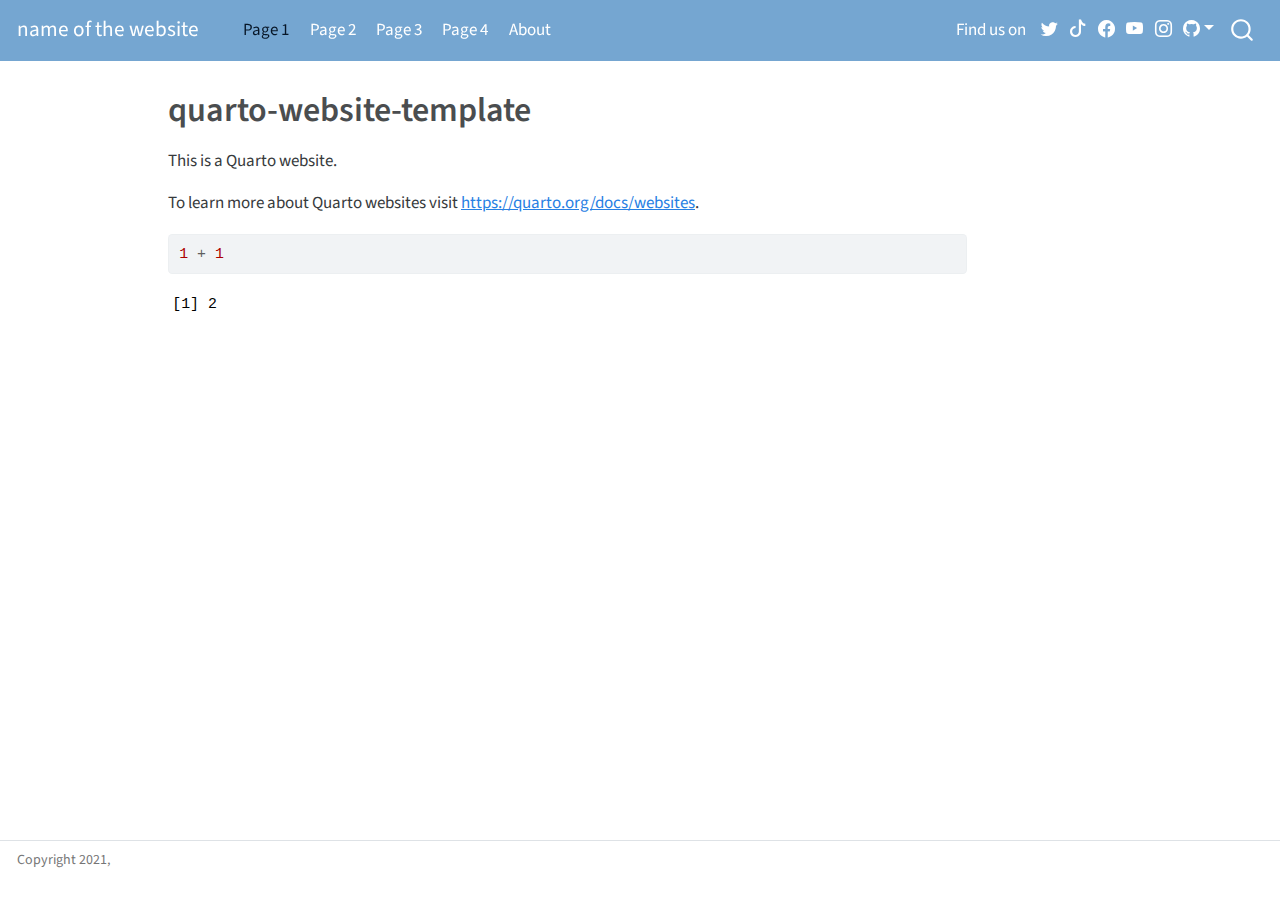
<file: docs/index.html>
<!DOCTYPE html>
<html xmlns="http://www.w3.org/1999/xhtml" lang="en" xml:lang="en"><head>

<meta charset="utf-8">
<meta name="generator" content="quarto-1.3.353">

<meta name="viewport" content="width=device-width, initial-scale=1.0, user-scalable=yes">


<title>name of the website - quarto-website-template</title>
<style>
code{white-space: pre-wrap;}
span.smallcaps{font-variant: small-caps;}
div.columns{display: flex; gap: min(4vw, 1.5em);}
div.column{flex: auto; overflow-x: auto;}
div.hanging-indent{margin-left: 1.5em; text-indent: -1.5em;}
ul.task-list{list-style: none;}
ul.task-list li input[type="checkbox"] {
  width: 0.8em;
  margin: 0 0.8em 0.2em -1em; /* quarto-specific, see https://github.com/quarto-dev/quarto-cli/issues/4556 */ 
  vertical-align: middle;
}
/* CSS for syntax highlighting */
pre > code.sourceCode { white-space: pre; position: relative; }
pre > code.sourceCode > span { display: inline-block; line-height: 1.25; }
pre > code.sourceCode > span:empty { height: 1.2em; }
.sourceCode { overflow: visible; }
code.sourceCode > span { color: inherit; text-decoration: inherit; }
div.sourceCode { margin: 1em 0; }
pre.sourceCode { margin: 0; }
@media screen {
div.sourceCode { overflow: auto; }
}
@media print {
pre > code.sourceCode { white-space: pre-wrap; }
pre > code.sourceCode > span { text-indent: -5em; padding-left: 5em; }
}
pre.numberSource code
  { counter-reset: source-line 0; }
pre.numberSource code > span
  { position: relative; left: -4em; counter-increment: source-line; }
pre.numberSource code > span > a:first-child::before
  { content: counter(source-line);
    position: relative; left: -1em; text-align: right; vertical-align: baseline;
    border: none; display: inline-block;
    -webkit-touch-callout: none; -webkit-user-select: none;
    -khtml-user-select: none; -moz-user-select: none;
    -ms-user-select: none; user-select: none;
    padding: 0 4px; width: 4em;
  }
pre.numberSource { margin-left: 3em;  padding-left: 4px; }
div.sourceCode
  {   }
@media screen {
pre > code.sourceCode > span > a:first-child::before { text-decoration: underline; }
}
</style>


<script src="site_libs/quarto-nav/quarto-nav.js"></script>
<script src="site_libs/quarto-nav/headroom.min.js"></script>
<script src="site_libs/clipboard/clipboard.min.js"></script>
<script src="site_libs/quarto-search/autocomplete.umd.js"></script>
<script src="site_libs/quarto-search/fuse.min.js"></script>
<script src="site_libs/quarto-search/quarto-search.js"></script>
<meta name="quarto:offset" content="./">
<script src="site_libs/quarto-html/quarto.js"></script>
<script src="site_libs/quarto-html/popper.min.js"></script>
<script src="site_libs/quarto-html/tippy.umd.min.js"></script>
<script src="site_libs/quarto-html/anchor.min.js"></script>
<link href="site_libs/quarto-html/tippy.css" rel="stylesheet">
<link href="site_libs/quarto-html/quarto-syntax-highlighting.css" rel="stylesheet" id="quarto-text-highlighting-styles">
<script src="site_libs/bootstrap/bootstrap.min.js"></script>
<link href="site_libs/bootstrap/bootstrap-icons.css" rel="stylesheet">
<link href="site_libs/bootstrap/bootstrap.min.css" rel="stylesheet" id="quarto-bootstrap" data-mode="light">
<script id="quarto-search-options" type="application/json">{
  "location": "navbar",
  "copy-button": false,
  "collapse-after": 3,
  "panel-placement": "end",
  "type": "overlay",
  "limit": 20,
  "language": {
    "search-no-results-text": "No results",
    "search-matching-documents-text": "matching documents",
    "search-copy-link-title": "Copy link to search",
    "search-hide-matches-text": "Hide additional matches",
    "search-more-match-text": "more match in this document",
    "search-more-matches-text": "more matches in this document",
    "search-clear-button-title": "Clear",
    "search-detached-cancel-button-title": "Cancel",
    "search-submit-button-title": "Submit"
  }
}</script>


<link rel="stylesheet" href="styles.css">
</head>

<body class="nav-fixed">

<div id="quarto-search-results"></div>
  <header id="quarto-header" class="headroom fixed-top">
    <nav class="navbar navbar-expand-lg navbar-dark ">
      <div class="navbar-container container-fluid">
      <div class="navbar-brand-container">
    <a class="navbar-brand" href="./index.html">
    <span class="navbar-title">name of the website</span>
    </a>
  </div>
            <div id="quarto-search" class="" title="Search"></div>
          <button class="navbar-toggler" type="button" data-bs-toggle="collapse" data-bs-target="#navbarCollapse" aria-controls="navbarCollapse" aria-expanded="false" aria-label="Toggle navigation" onclick="if (window.quartoToggleHeadroom) { window.quartoToggleHeadroom(); }">
  <span class="navbar-toggler-icon"></span>
</button>
          <div class="collapse navbar-collapse" id="navbarCollapse">
            <ul class="navbar-nav navbar-nav-scroll me-auto">
  <li class="nav-item">
    <a class="nav-link active" href="./index.html" rel="" target="" aria-current="page">
 <span class="menu-text">Page 1</span></a>
  </li>  
  <li class="nav-item">
    <a class="nav-link" href="./index.html" rel="" target="">
 <span class="menu-text">Page 2</span></a>
  </li>  
  <li class="nav-item">
    <a class="nav-link" href="./index.html" rel="" target="">
 <span class="menu-text">Page 3</span></a>
  </li>  
  <li class="nav-item">
    <a class="nav-link" href="./index.html" rel="" target="">
 <span class="menu-text">Page 4</span></a>
  </li>  
  <li class="nav-item">
    <a class="nav-link" href="./about.html" rel="" target="">
 <span class="menu-text">About</span></a>
  </li>  
</ul>
            <ul class="navbar-nav navbar-nav-scroll ms-auto">
  <li class="nav-item">
    <a class="nav-link" href="./about.html" rel="" target="">
 <span class="menu-text">Find us on</span></a>
  </li>  
</ul>
            <div class="quarto-navbar-tools tools-wide">
    <a href="https://twitter.com" title="" class="quarto-navigation-tool px-1" aria-label=""><i class="bi bi-twitter"></i></a>
    <a href="https://tiktok.com" title="" class="quarto-navigation-tool px-1" aria-label=""><i class="bi bi-tiktok"></i></a>
    <a href="https://facebook.com" title="" class="quarto-navigation-tool px-1" aria-label=""><i class="bi bi-facebook"></i></a>
    <a href="https://youtube.com" title="" class="quarto-navigation-tool px-1" aria-label=""><i class="bi bi-youtube"></i></a>
    <a href="https://instagram.com" title="" class="quarto-navigation-tool px-1" aria-label=""><i class="bi bi-instagram"></i></a>
    <div class="dropdown">
      <a href="" title="" id="quarto-navigation-tool-dropdown-0" class="quarto-navigation-tool dropdown-toggle px-1" data-bs-toggle="dropdown" aria-expanded="false" aria-label=""><i class="bi bi-github"></i></a>
      <ul class="dropdown-menu dropdown-menu-end" aria-labelledby="quarto-navigation-tool-dropdown-0">
          <li>
            <a class="dropdown-item quarto-navbar-tools-item" href="https://code.com">
            Source Code
            </a>
          </li>
          <li>
            <a class="dropdown-item quarto-navbar-tools-item" href="https://bugs.com">
            Report a Bug
            </a>
          </li>
      </ul>
    </div>
</div>
          </div> <!-- /navcollapse -->
      </div> <!-- /container-fluid -->
    </nav>
</header>
<!-- content -->
<div id="quarto-content" class="quarto-container page-columns page-rows-contents page-layout-article page-navbar">
<!-- sidebar -->
<!-- margin-sidebar -->
    <div id="quarto-margin-sidebar" class="sidebar margin-sidebar">
        
    </div>
<!-- main -->
<main class="content" id="quarto-document-content">

<header id="title-block-header" class="quarto-title-block default">
<div class="quarto-title">
<h1 class="title">quarto-website-template</h1>
</div>



<div class="quarto-title-meta">

    
  
    
  </div>
  

</header>

<p>This is a Quarto website.</p>
<p>To learn more about Quarto websites visit <a href="https://quarto.org/docs/websites" class="uri">https://quarto.org/docs/websites</a>.</p>
<div class="cell">
<div class="sourceCode cell-code" id="cb1"><pre class="sourceCode r code-with-copy"><code class="sourceCode r"><span id="cb1-1"><a href="#cb1-1" aria-hidden="true" tabindex="-1"></a><span class="dv">1</span> <span class="sc">+</span> <span class="dv">1</span></span></code><button title="Copy to Clipboard" class="code-copy-button"><i class="bi"></i></button></pre></div>
<div class="cell-output cell-output-stdout">
<pre><code>[1] 2</code></pre>
</div>
</div>



</main> <!-- /main -->
<script id="quarto-html-after-body" type="application/javascript">
window.document.addEventListener("DOMContentLoaded", function (event) {
  const toggleBodyColorMode = (bsSheetEl) => {
    const mode = bsSheetEl.getAttribute("data-mode");
    const bodyEl = window.document.querySelector("body");
    if (mode === "dark") {
      bodyEl.classList.add("quarto-dark");
      bodyEl.classList.remove("quarto-light");
    } else {
      bodyEl.classList.add("quarto-light");
      bodyEl.classList.remove("quarto-dark");
    }
  }
  const toggleBodyColorPrimary = () => {
    const bsSheetEl = window.document.querySelector("link#quarto-bootstrap");
    if (bsSheetEl) {
      toggleBodyColorMode(bsSheetEl);
    }
  }
  toggleBodyColorPrimary();  
  const icon = "";
  const anchorJS = new window.AnchorJS();
  anchorJS.options = {
    placement: 'right',
    icon: icon
  };
  anchorJS.add('.anchored');
  const isCodeAnnotation = (el) => {
    for (const clz of el.classList) {
      if (clz.startsWith('code-annotation-')) {                     
        return true;
      }
    }
    return false;
  }
  const clipboard = new window.ClipboardJS('.code-copy-button', {
    text: function(trigger) {
      const codeEl = trigger.previousElementSibling.cloneNode(true);
      for (const childEl of codeEl.children) {
        if (isCodeAnnotation(childEl)) {
          childEl.remove();
        }
      }
      return codeEl.innerText;
    }
  });
  clipboard.on('success', function(e) {
    // button target
    const button = e.trigger;
    // don't keep focus
    button.blur();
    // flash "checked"
    button.classList.add('code-copy-button-checked');
    var currentTitle = button.getAttribute("title");
    button.setAttribute("title", "Copied!");
    let tooltip;
    if (window.bootstrap) {
      button.setAttribute("data-bs-toggle", "tooltip");
      button.setAttribute("data-bs-placement", "left");
      button.setAttribute("data-bs-title", "Copied!");
      tooltip = new bootstrap.Tooltip(button, 
        { trigger: "manual", 
          customClass: "code-copy-button-tooltip",
          offset: [0, -8]});
      tooltip.show();    
    }
    setTimeout(function() {
      if (tooltip) {
        tooltip.hide();
        button.removeAttribute("data-bs-title");
        button.removeAttribute("data-bs-toggle");
        button.removeAttribute("data-bs-placement");
      }
      button.setAttribute("title", currentTitle);
      button.classList.remove('code-copy-button-checked');
    }, 1000);
    // clear code selection
    e.clearSelection();
  });
  function tippyHover(el, contentFn) {
    const config = {
      allowHTML: true,
      content: contentFn,
      maxWidth: 500,
      delay: 100,
      arrow: false,
      appendTo: function(el) {
          return el.parentElement;
      },
      interactive: true,
      interactiveBorder: 10,
      theme: 'quarto',
      placement: 'bottom-start'
    };
    window.tippy(el, config); 
  }
  const noterefs = window.document.querySelectorAll('a[role="doc-noteref"]');
  for (var i=0; i<noterefs.length; i++) {
    const ref = noterefs[i];
    tippyHover(ref, function() {
      // use id or data attribute instead here
      let href = ref.getAttribute('data-footnote-href') || ref.getAttribute('href');
      try { href = new URL(href).hash; } catch {}
      const id = href.replace(/^#\/?/, "");
      const note = window.document.getElementById(id);
      return note.innerHTML;
    });
  }
      let selectedAnnoteEl;
      const selectorForAnnotation = ( cell, annotation) => {
        let cellAttr = 'data-code-cell="' + cell + '"';
        let lineAttr = 'data-code-annotation="' +  annotation + '"';
        const selector = 'span[' + cellAttr + '][' + lineAttr + ']';
        return selector;
      }
      const selectCodeLines = (annoteEl) => {
        const doc = window.document;
        const targetCell = annoteEl.getAttribute("data-target-cell");
        const targetAnnotation = annoteEl.getAttribute("data-target-annotation");
        const annoteSpan = window.document.querySelector(selectorForAnnotation(targetCell, targetAnnotation));
        const lines = annoteSpan.getAttribute("data-code-lines").split(",");
        const lineIds = lines.map((line) => {
          return targetCell + "-" + line;
        })
        let top = null;
        let height = null;
        let parent = null;
        if (lineIds.length > 0) {
            //compute the position of the single el (top and bottom and make a div)
            const el = window.document.getElementById(lineIds[0]);
            top = el.offsetTop;
            height = el.offsetHeight;
            parent = el.parentElement.parentElement;
          if (lineIds.length > 1) {
            const lastEl = window.document.getElementById(lineIds[lineIds.length - 1]);
            const bottom = lastEl.offsetTop + lastEl.offsetHeight;
            height = bottom - top;
          }
          if (top !== null && height !== null && parent !== null) {
            // cook up a div (if necessary) and position it 
            let div = window.document.getElementById("code-annotation-line-highlight");
            if (div === null) {
              div = window.document.createElement("div");
              div.setAttribute("id", "code-annotation-line-highlight");
              div.style.position = 'absolute';
              parent.appendChild(div);
            }
            div.style.top = top - 2 + "px";
            div.style.height = height + 4 + "px";
            let gutterDiv = window.document.getElementById("code-annotation-line-highlight-gutter");
            if (gutterDiv === null) {
              gutterDiv = window.document.createElement("div");
              gutterDiv.setAttribute("id", "code-annotation-line-highlight-gutter");
              gutterDiv.style.position = 'absolute';
              const codeCell = window.document.getElementById(targetCell);
              const gutter = codeCell.querySelector('.code-annotation-gutter');
              gutter.appendChild(gutterDiv);
            }
            gutterDiv.style.top = top - 2 + "px";
            gutterDiv.style.height = height + 4 + "px";
          }
          selectedAnnoteEl = annoteEl;
        }
      };
      const unselectCodeLines = () => {
        const elementsIds = ["code-annotation-line-highlight", "code-annotation-line-highlight-gutter"];
        elementsIds.forEach((elId) => {
          const div = window.document.getElementById(elId);
          if (div) {
            div.remove();
          }
        });
        selectedAnnoteEl = undefined;
      };
      // Attach click handler to the DT
      const annoteDls = window.document.querySelectorAll('dt[data-target-cell]');
      for (const annoteDlNode of annoteDls) {
        annoteDlNode.addEventListener('click', (event) => {
          const clickedEl = event.target;
          if (clickedEl !== selectedAnnoteEl) {
            unselectCodeLines();
            const activeEl = window.document.querySelector('dt[data-target-cell].code-annotation-active');
            if (activeEl) {
              activeEl.classList.remove('code-annotation-active');
            }
            selectCodeLines(clickedEl);
            clickedEl.classList.add('code-annotation-active');
          } else {
            // Unselect the line
            unselectCodeLines();
            clickedEl.classList.remove('code-annotation-active');
          }
        });
      }
  const findCites = (el) => {
    const parentEl = el.parentElement;
    if (parentEl) {
      const cites = parentEl.dataset.cites;
      if (cites) {
        return {
          el,
          cites: cites.split(' ')
        };
      } else {
        return findCites(el.parentElement)
      }
    } else {
      return undefined;
    }
  };
  var bibliorefs = window.document.querySelectorAll('a[role="doc-biblioref"]');
  for (var i=0; i<bibliorefs.length; i++) {
    const ref = bibliorefs[i];
    const citeInfo = findCites(ref);
    if (citeInfo) {
      tippyHover(citeInfo.el, function() {
        var popup = window.document.createElement('div');
        citeInfo.cites.forEach(function(cite) {
          var citeDiv = window.document.createElement('div');
          citeDiv.classList.add('hanging-indent');
          citeDiv.classList.add('csl-entry');
          var biblioDiv = window.document.getElementById('ref-' + cite);
          if (biblioDiv) {
            citeDiv.innerHTML = biblioDiv.innerHTML;
          }
          popup.appendChild(citeDiv);
        });
        return popup.innerHTML;
      });
    }
  }
});
</script>
</div> <!-- /content -->
<footer class="footer">
  <div class="nav-footer">
    <div class="nav-footer-left">Copyright 2021,</div>   
    <div class="nav-footer-center">
      &nbsp;
    </div>
    <div class="nav-footer-right">
      &nbsp;
    </div>
  </div>
</footer>



</body></html>
</file>
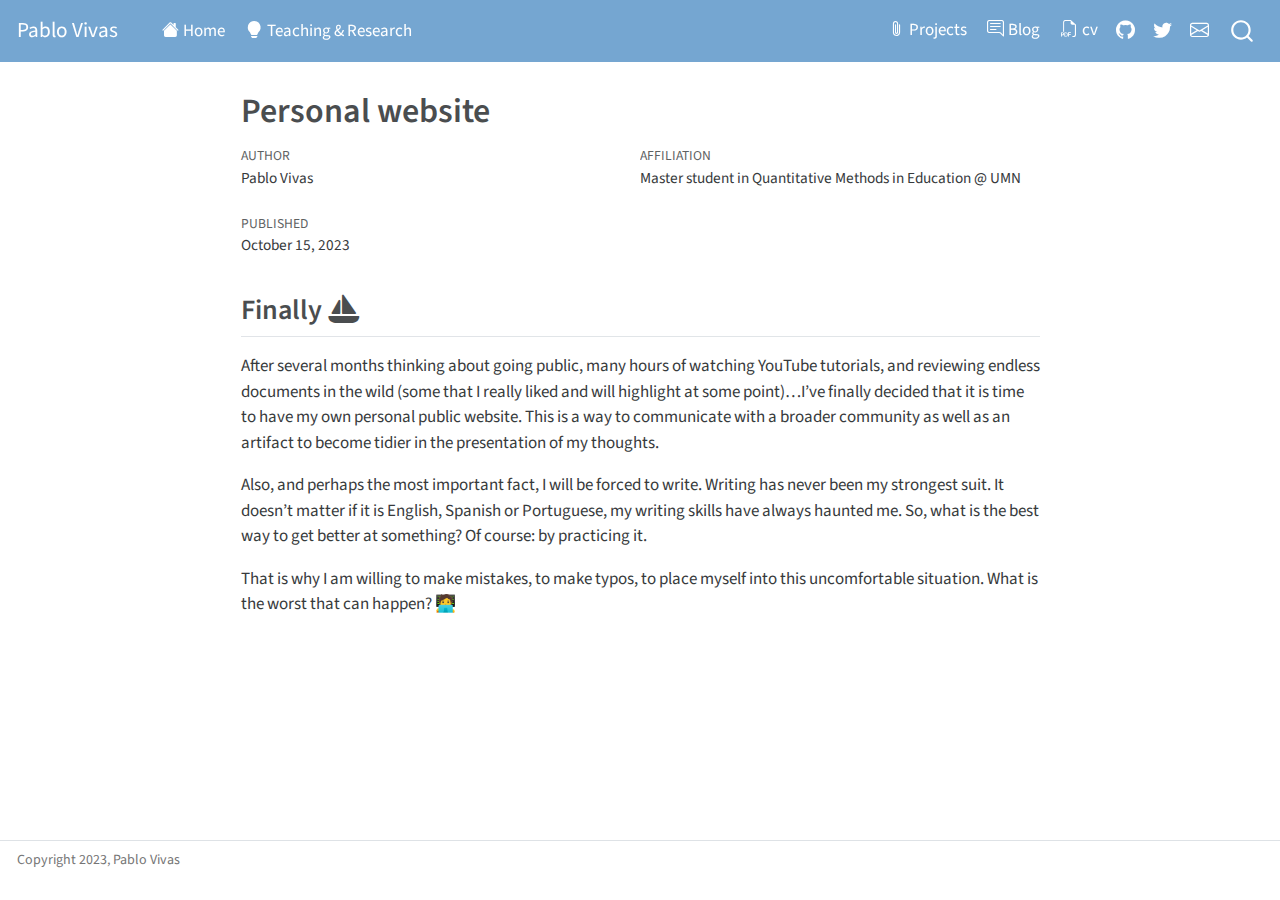
<file: docs/blog/2023-10-15-personal-website/index.html>
<!DOCTYPE html>
<html xmlns="http://www.w3.org/1999/xhtml" lang="en" xml:lang="en"><head>

<meta charset="utf-8">
<meta name="generator" content="quarto-1.3.450">

<meta name="viewport" content="width=device-width, initial-scale=1.0, user-scalable=yes">

<meta name="author" content="Pablo Vivas">
<meta name="dcterms.date" content="2023-10-15">

<title>Pablo Vivas - Personal website</title>
<style>
code{white-space: pre-wrap;}
span.smallcaps{font-variant: small-caps;}
div.columns{display: flex; gap: min(4vw, 1.5em);}
div.column{flex: auto; overflow-x: auto;}
div.hanging-indent{margin-left: 1.5em; text-indent: -1.5em;}
ul.task-list{list-style: none;}
ul.task-list li input[type="checkbox"] {
  width: 0.8em;
  margin: 0 0.8em 0.2em -1em; /* quarto-specific, see https://github.com/quarto-dev/quarto-cli/issues/4556 */ 
  vertical-align: middle;
}
</style>


<script src="../../site_libs/quarto-nav/quarto-nav.js"></script>
<script src="../../site_libs/quarto-nav/headroom.min.js"></script>
<script src="../../site_libs/clipboard/clipboard.min.js"></script>
<script src="../../site_libs/quarto-search/autocomplete.umd.js"></script>
<script src="../../site_libs/quarto-search/fuse.min.js"></script>
<script src="../../site_libs/quarto-search/quarto-search.js"></script>
<meta name="quarto:offset" content="../../">
<script src="../../site_libs/quarto-html/quarto.js"></script>
<script src="../../site_libs/quarto-html/popper.min.js"></script>
<script src="../../site_libs/quarto-html/tippy.umd.min.js"></script>
<script src="../../site_libs/quarto-html/anchor.min.js"></script>
<link href="../../site_libs/quarto-html/tippy.css" rel="stylesheet">
<link href="../../site_libs/quarto-html/quarto-syntax-highlighting.css" rel="stylesheet" id="quarto-text-highlighting-styles">
<script src="../../site_libs/bootstrap/bootstrap.min.js"></script>
<link href="../../site_libs/bootstrap/bootstrap-icons.css" rel="stylesheet">
<link href="../../site_libs/bootstrap/bootstrap.min.css" rel="stylesheet" id="quarto-bootstrap" data-mode="light">
<link href="../../site_libs/quarto-contrib/fontawesome6-0.1.0/all.css" rel="stylesheet">
<link href="../../site_libs/quarto-contrib/fontawesome6-0.1.0/latex-fontsize.css" rel="stylesheet">
<script id="quarto-search-options" type="application/json">{
  "location": "navbar",
  "copy-button": false,
  "collapse-after": 3,
  "panel-placement": "end",
  "type": "overlay",
  "limit": 20,
  "language": {
    "search-no-results-text": "No results",
    "search-matching-documents-text": "matching documents",
    "search-copy-link-title": "Copy link to search",
    "search-hide-matches-text": "Hide additional matches",
    "search-more-match-text": "more match in this document",
    "search-more-matches-text": "more matches in this document",
    "search-clear-button-title": "Clear",
    "search-detached-cancel-button-title": "Cancel",
    "search-submit-button-title": "Submit",
    "search-label": "Search"
  }
}</script>


<link rel="stylesheet" href="../../styles.css">
</head>

<body class="nav-fixed fullcontent">

<div id="quarto-search-results"></div>
  <header id="quarto-header" class="headroom fixed-top">
    <nav class="navbar navbar-expand-lg navbar-dark ">
      <div class="navbar-container container-fluid">
      <div class="navbar-brand-container">
    <a class="navbar-brand" href="../../index.html">
    <span class="navbar-title">Pablo Vivas</span>
    </a>
  </div>
            <div id="quarto-search" class="" title="Search"></div>
          <button class="navbar-toggler" type="button" data-bs-toggle="collapse" data-bs-target="#navbarCollapse" aria-controls="navbarCollapse" aria-expanded="false" aria-label="Toggle navigation" onclick="if (window.quartoToggleHeadroom) { window.quartoToggleHeadroom(); }">
  <span class="navbar-toggler-icon"></span>
</button>
          <div class="collapse navbar-collapse" id="navbarCollapse">
            <ul class="navbar-nav navbar-nav-scroll me-auto">
  <li class="nav-item">
    <a class="nav-link" href="../../index.html" rel="" target=""><i class="bi bi-house-fill" role="img">
</i> 
 <span class="menu-text">Home</span></a>
  </li>  
  <li class="nav-item">
    <a class="nav-link" href="../../research.html" rel="" target=""><i class="bi bi-lightbulb-fill" role="img">
</i> 
 <span class="menu-text">Teaching &amp; Research</span></a>
  </li>  
</ul>
            <ul class="navbar-nav navbar-nav-scroll ms-auto">
  <li class="nav-item">
    <a class="nav-link" href="../../projects.html" rel="" target=""><i class="bi bi-paperclip" role="img">
</i> 
 <span class="menu-text">Projects</span></a>
  </li>  
  <li class="nav-item">
    <a class="nav-link" href="../../blog.html" rel="" target=""><i class="bi bi-chat-right-text" role="img">
</i> 
 <span class="menu-text">Blog</span></a>
  </li>  
  <li class="nav-item">
    <a class="nav-link" href="../../cv/cv-pablo-vivas.pdf" rel="" target=""><i class="bi bi-filetype-pdf" role="img">
</i> 
 <span class="menu-text">cv</span></a>
  </li>  
  <li class="nav-item compact">
    <a class="nav-link" href="https://github.com/vivas014" rel="" target=""><i class="bi bi-github" role="img">
</i> 
 <span class="menu-text"></span></a>
  </li>  
  <li class="nav-item compact">
    <a class="nav-link" href="https://twitter.com/pablovivasc" rel="" target=""><i class="bi bi-twitter" role="img">
</i> 
 <span class="menu-text"></span></a>
  </li>  
  <li class="nav-item compact">
    <a class="nav-link" href="mailto:vivas014@umn.edu" rel="" target=""><i class="bi bi-envelope" role="img">
</i> 
 <span class="menu-text"></span></a>
  </li>  
</ul>
            <div class="quarto-navbar-tools">
</div>
          </div> <!-- /navcollapse -->
      </div> <!-- /container-fluid -->
    </nav>
</header>
<!-- content -->
<div id="quarto-content" class="quarto-container page-columns page-rows-contents page-layout-article page-navbar">
<!-- sidebar -->
<!-- margin-sidebar -->
    
<!-- main -->
<main class="content" id="quarto-document-content">

<header id="title-block-header" class="quarto-title-block default">
<div class="quarto-title">
<h1 class="title">Personal website</h1>
</div>


<div class="quarto-title-meta-author">
  <div class="quarto-title-meta-heading">Author</div>
  <div class="quarto-title-meta-heading">Affiliation</div>
  
    <div class="quarto-title-meta-contents">
    <p class="author"><a href="https://vivas014.github.io/personal-website/">Pablo Vivas</a> </p>
  </div>
    <div class="quarto-title-meta-contents">
        <p class="affiliation">
            Master student in Quantitative Methods in Education @ UMN
          </p>
      </div>
    </div>

<div class="quarto-title-meta">

      
    <div>
    <div class="quarto-title-meta-heading">Published</div>
    <div class="quarto-title-meta-contents">
      <p class="date">October 15, 2023</p>
    </div>
  </div>
  
    
  </div>
  

</header>

<section id="finally-fa-sailboat" class="level2">
<h2 class="anchored" data-anchor-id="finally-fa-sailboat">Finally <i class="fa-solid fa-sailboat" aria-label="sailboat"></i></h2>
<p>After several months thinking about going public, many hours of watching YouTube tutorials, and reviewing endless documents in the wild (some that I really liked and will highlight at some point)…I’ve finally decided that it is time to have my own personal public website. This is a way to communicate with a broader community as well as an artifact to become tidier in the presentation of my thoughts.</p>
<p>Also, and perhaps the most important fact, I will be forced to write. Writing has never been my strongest suit. It doesn’t matter if it is English, Spanish or Portuguese, my writing skills have always haunted me. So, what is the best way to get better at something? Of course: by practicing it.</p>
<p>That is why I am willing to make mistakes, to make typos, to place myself into this uncomfortable situation. What is the worst that can happen? 🧑‍💻</p>


</section>

</main> <!-- /main -->
<script id="quarto-html-after-body" type="application/javascript">
window.document.addEventListener("DOMContentLoaded", function (event) {
  const toggleBodyColorMode = (bsSheetEl) => {
    const mode = bsSheetEl.getAttribute("data-mode");
    const bodyEl = window.document.querySelector("body");
    if (mode === "dark") {
      bodyEl.classList.add("quarto-dark");
      bodyEl.classList.remove("quarto-light");
    } else {
      bodyEl.classList.add("quarto-light");
      bodyEl.classList.remove("quarto-dark");
    }
  }
  const toggleBodyColorPrimary = () => {
    const bsSheetEl = window.document.querySelector("link#quarto-bootstrap");
    if (bsSheetEl) {
      toggleBodyColorMode(bsSheetEl);
    }
  }
  toggleBodyColorPrimary();  
  const icon = "";
  const anchorJS = new window.AnchorJS();
  anchorJS.options = {
    placement: 'right',
    icon: icon
  };
  anchorJS.add('.anchored');
  const isCodeAnnotation = (el) => {
    for (const clz of el.classList) {
      if (clz.startsWith('code-annotation-')) {                     
        return true;
      }
    }
    return false;
  }
  const clipboard = new window.ClipboardJS('.code-copy-button', {
    text: function(trigger) {
      const codeEl = trigger.previousElementSibling.cloneNode(true);
      for (const childEl of codeEl.children) {
        if (isCodeAnnotation(childEl)) {
          childEl.remove();
        }
      }
      return codeEl.innerText;
    }
  });
  clipboard.on('success', function(e) {
    // button target
    const button = e.trigger;
    // don't keep focus
    button.blur();
    // flash "checked"
    button.classList.add('code-copy-button-checked');
    var currentTitle = button.getAttribute("title");
    button.setAttribute("title", "Copied!");
    let tooltip;
    if (window.bootstrap) {
      button.setAttribute("data-bs-toggle", "tooltip");
      button.setAttribute("data-bs-placement", "left");
      button.setAttribute("data-bs-title", "Copied!");
      tooltip = new bootstrap.Tooltip(button, 
        { trigger: "manual", 
          customClass: "code-copy-button-tooltip",
          offset: [0, -8]});
      tooltip.show();    
    }
    setTimeout(function() {
      if (tooltip) {
        tooltip.hide();
        button.removeAttribute("data-bs-title");
        button.removeAttribute("data-bs-toggle");
        button.removeAttribute("data-bs-placement");
      }
      button.setAttribute("title", currentTitle);
      button.classList.remove('code-copy-button-checked');
    }, 1000);
    // clear code selection
    e.clearSelection();
  });
  function tippyHover(el, contentFn) {
    const config = {
      allowHTML: true,
      content: contentFn,
      maxWidth: 500,
      delay: 100,
      arrow: false,
      appendTo: function(el) {
          return el.parentElement;
      },
      interactive: true,
      interactiveBorder: 10,
      theme: 'quarto',
      placement: 'bottom-start'
    };
    window.tippy(el, config); 
  }
  const noterefs = window.document.querySelectorAll('a[role="doc-noteref"]');
  for (var i=0; i<noterefs.length; i++) {
    const ref = noterefs[i];
    tippyHover(ref, function() {
      // use id or data attribute instead here
      let href = ref.getAttribute('data-footnote-href') || ref.getAttribute('href');
      try { href = new URL(href).hash; } catch {}
      const id = href.replace(/^#\/?/, "");
      const note = window.document.getElementById(id);
      return note.innerHTML;
    });
  }
      let selectedAnnoteEl;
      const selectorForAnnotation = ( cell, annotation) => {
        let cellAttr = 'data-code-cell="' + cell + '"';
        let lineAttr = 'data-code-annotation="' +  annotation + '"';
        const selector = 'span[' + cellAttr + '][' + lineAttr + ']';
        return selector;
      }
      const selectCodeLines = (annoteEl) => {
        const doc = window.document;
        const targetCell = annoteEl.getAttribute("data-target-cell");
        const targetAnnotation = annoteEl.getAttribute("data-target-annotation");
        const annoteSpan = window.document.querySelector(selectorForAnnotation(targetCell, targetAnnotation));
        const lines = annoteSpan.getAttribute("data-code-lines").split(",");
        const lineIds = lines.map((line) => {
          return targetCell + "-" + line;
        })
        let top = null;
        let height = null;
        let parent = null;
        if (lineIds.length > 0) {
            //compute the position of the single el (top and bottom and make a div)
            const el = window.document.getElementById(lineIds[0]);
            top = el.offsetTop;
            height = el.offsetHeight;
            parent = el.parentElement.parentElement;
          if (lineIds.length > 1) {
            const lastEl = window.document.getElementById(lineIds[lineIds.length - 1]);
            const bottom = lastEl.offsetTop + lastEl.offsetHeight;
            height = bottom - top;
          }
          if (top !== null && height !== null && parent !== null) {
            // cook up a div (if necessary) and position it 
            let div = window.document.getElementById("code-annotation-line-highlight");
            if (div === null) {
              div = window.document.createElement("div");
              div.setAttribute("id", "code-annotation-line-highlight");
              div.style.position = 'absolute';
              parent.appendChild(div);
            }
            div.style.top = top - 2 + "px";
            div.style.height = height + 4 + "px";
            let gutterDiv = window.document.getElementById("code-annotation-line-highlight-gutter");
            if (gutterDiv === null) {
              gutterDiv = window.document.createElement("div");
              gutterDiv.setAttribute("id", "code-annotation-line-highlight-gutter");
              gutterDiv.style.position = 'absolute';
              const codeCell = window.document.getElementById(targetCell);
              const gutter = codeCell.querySelector('.code-annotation-gutter');
              gutter.appendChild(gutterDiv);
            }
            gutterDiv.style.top = top - 2 + "px";
            gutterDiv.style.height = height + 4 + "px";
          }
          selectedAnnoteEl = annoteEl;
        }
      };
      const unselectCodeLines = () => {
        const elementsIds = ["code-annotation-line-highlight", "code-annotation-line-highlight-gutter"];
        elementsIds.forEach((elId) => {
          const div = window.document.getElementById(elId);
          if (div) {
            div.remove();
          }
        });
        selectedAnnoteEl = undefined;
      };
      // Attach click handler to the DT
      const annoteDls = window.document.querySelectorAll('dt[data-target-cell]');
      for (const annoteDlNode of annoteDls) {
        annoteDlNode.addEventListener('click', (event) => {
          const clickedEl = event.target;
          if (clickedEl !== selectedAnnoteEl) {
            unselectCodeLines();
            const activeEl = window.document.querySelector('dt[data-target-cell].code-annotation-active');
            if (activeEl) {
              activeEl.classList.remove('code-annotation-active');
            }
            selectCodeLines(clickedEl);
            clickedEl.classList.add('code-annotation-active');
          } else {
            // Unselect the line
            unselectCodeLines();
            clickedEl.classList.remove('code-annotation-active');
          }
        });
      }
  const findCites = (el) => {
    const parentEl = el.parentElement;
    if (parentEl) {
      const cites = parentEl.dataset.cites;
      if (cites) {
        return {
          el,
          cites: cites.split(' ')
        };
      } else {
        return findCites(el.parentElement)
      }
    } else {
      return undefined;
    }
  };
  var bibliorefs = window.document.querySelectorAll('a[role="doc-biblioref"]');
  for (var i=0; i<bibliorefs.length; i++) {
    const ref = bibliorefs[i];
    const citeInfo = findCites(ref);
    if (citeInfo) {
      tippyHover(citeInfo.el, function() {
        var popup = window.document.createElement('div');
        citeInfo.cites.forEach(function(cite) {
          var citeDiv = window.document.createElement('div');
          citeDiv.classList.add('hanging-indent');
          citeDiv.classList.add('csl-entry');
          var biblioDiv = window.document.getElementById('ref-' + cite);
          if (biblioDiv) {
            citeDiv.innerHTML = biblioDiv.innerHTML;
          }
          popup.appendChild(citeDiv);
        });
        return popup.innerHTML;
      });
    }
  }
});
</script>
</div> <!-- /content -->
<footer class="footer">
  <div class="nav-footer">
    <div class="nav-footer-left">Copyright 2023, Pablo Vivas</div>   
    <div class="nav-footer-center">
      &nbsp;
    </div>
    <div class="nav-footer-right">
      &nbsp;
    </div>
  </div>
</footer>



</body></html>
</file>
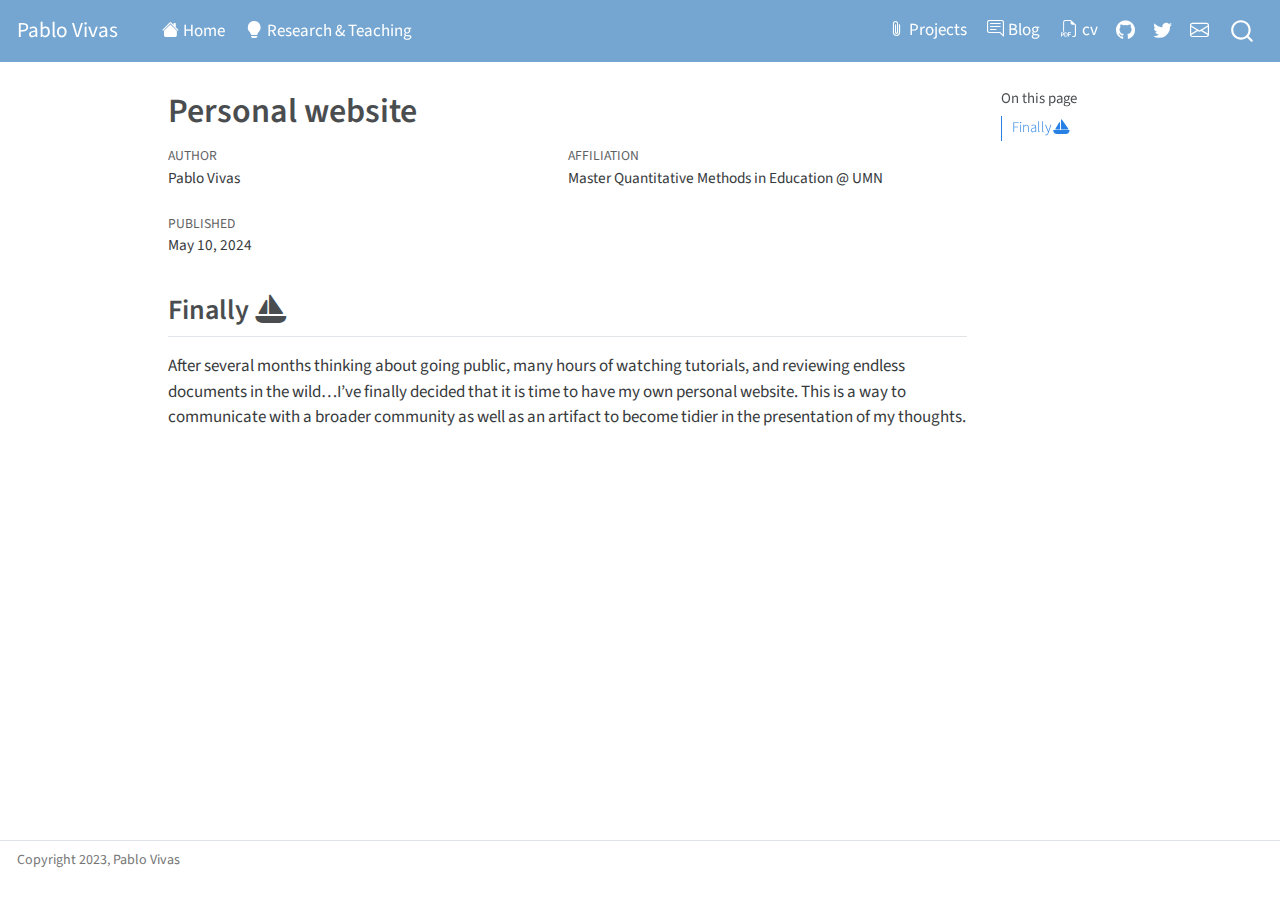
<file: docs/blog/2023-10-17-personal-website/index.html>
<!DOCTYPE html>
<html xmlns="http://www.w3.org/1999/xhtml" lang="en" xml:lang="en"><head>

<meta charset="utf-8">
<meta name="generator" content="quarto-1.3.433">

<meta name="viewport" content="width=device-width, initial-scale=1.0, user-scalable=yes">

<meta name="author" content="Pablo Vivas">
<meta name="dcterms.date" content="2024-05-10">

<title>Pablo Vivas - Personal website</title>
<style>
code{white-space: pre-wrap;}
span.smallcaps{font-variant: small-caps;}
div.columns{display: flex; gap: min(4vw, 1.5em);}
div.column{flex: auto; overflow-x: auto;}
div.hanging-indent{margin-left: 1.5em; text-indent: -1.5em;}
ul.task-list{list-style: none;}
ul.task-list li input[type="checkbox"] {
  width: 0.8em;
  margin: 0 0.8em 0.2em -1em; /* quarto-specific, see https://github.com/quarto-dev/quarto-cli/issues/4556 */ 
  vertical-align: middle;
}
</style>


<script src="../../site_libs/quarto-nav/quarto-nav.js"></script>
<script src="../../site_libs/quarto-nav/headroom.min.js"></script>
<script src="../../site_libs/clipboard/clipboard.min.js"></script>
<script src="../../site_libs/quarto-search/autocomplete.umd.js"></script>
<script src="../../site_libs/quarto-search/fuse.min.js"></script>
<script src="../../site_libs/quarto-search/quarto-search.js"></script>
<meta name="quarto:offset" content="../../">
<script src="../../site_libs/quarto-html/quarto.js"></script>
<script src="../../site_libs/quarto-html/popper.min.js"></script>
<script src="../../site_libs/quarto-html/tippy.umd.min.js"></script>
<script src="../../site_libs/quarto-html/anchor.min.js"></script>
<link href="../../site_libs/quarto-html/tippy.css" rel="stylesheet">
<link href="../../site_libs/quarto-html/quarto-syntax-highlighting.css" rel="stylesheet" id="quarto-text-highlighting-styles">
<script src="../../site_libs/bootstrap/bootstrap.min.js"></script>
<link href="../../site_libs/bootstrap/bootstrap-icons.css" rel="stylesheet">
<link href="../../site_libs/bootstrap/bootstrap.min.css" rel="stylesheet" id="quarto-bootstrap" data-mode="light">
<link href="../../site_libs/quarto-contrib/fontawesome6-0.1.0/all.css" rel="stylesheet">
<link href="../../site_libs/quarto-contrib/fontawesome6-0.1.0/latex-fontsize.css" rel="stylesheet">
<script id="quarto-search-options" type="application/json">{
  "location": "navbar",
  "copy-button": false,
  "collapse-after": 3,
  "panel-placement": "end",
  "type": "overlay",
  "limit": 20,
  "language": {
    "search-no-results-text": "No results",
    "search-matching-documents-text": "matching documents",
    "search-copy-link-title": "Copy link to search",
    "search-hide-matches-text": "Hide additional matches",
    "search-more-match-text": "more match in this document",
    "search-more-matches-text": "more matches in this document",
    "search-clear-button-title": "Clear",
    "search-detached-cancel-button-title": "Cancel",
    "search-submit-button-title": "Submit",
    "search-label": "Search"
  }
}</script>


<link rel="stylesheet" href="../../styles.css">
</head>

<body class="nav-fixed">

<div id="quarto-search-results"></div>
  <header id="quarto-header" class="headroom fixed-top">
    <nav class="navbar navbar-expand-lg navbar-dark ">
      <div class="navbar-container container-fluid">
      <div class="navbar-brand-container">
    <a class="navbar-brand" href="../../index.html">
    <span class="navbar-title">Pablo Vivas</span>
    </a>
  </div>
            <div id="quarto-search" class="" title="Search"></div>
          <button class="navbar-toggler" type="button" data-bs-toggle="collapse" data-bs-target="#navbarCollapse" aria-controls="navbarCollapse" aria-expanded="false" aria-label="Toggle navigation" onclick="if (window.quartoToggleHeadroom) { window.quartoToggleHeadroom(); }">
  <span class="navbar-toggler-icon"></span>
</button>
          <div class="collapse navbar-collapse" id="navbarCollapse">
            <ul class="navbar-nav navbar-nav-scroll me-auto">
  <li class="nav-item">
    <a class="nav-link" href="../../index.html" rel="" target=""><i class="bi bi-house-fill" role="img">
</i> 
 <span class="menu-text">Home</span></a>
  </li>  
  <li class="nav-item">
    <a class="nav-link" href="../../research.html" rel="" target=""><i class="bi bi-lightbulb-fill" role="img">
</i> 
 <span class="menu-text">Research &amp; Teaching</span></a>
  </li>  
</ul>
            <ul class="navbar-nav navbar-nav-scroll ms-auto">
  <li class="nav-item">
    <a class="nav-link" href="../../projects.html" rel="" target=""><i class="bi bi-paperclip" role="img">
</i> 
 <span class="menu-text">Projects</span></a>
  </li>  
  <li class="nav-item">
    <a class="nav-link" href="../../blog.html" rel="" target=""><i class="bi bi-chat-right-text" role="img">
</i> 
 <span class="menu-text">Blog</span></a>
  </li>  
  <li class="nav-item">
    <a class="nav-link" href="../../cv/cv-pablo-vivas.pdf" rel="" target=""><i class="bi bi-filetype-pdf" role="img">
</i> 
 <span class="menu-text">cv</span></a>
  </li>  
  <li class="nav-item compact">
    <a class="nav-link" href="https://github.com/vivas014" rel="" target=""><i class="bi bi-github" role="img">
</i> 
 <span class="menu-text"></span></a>
  </li>  
  <li class="nav-item compact">
    <a class="nav-link" href="https://twitter.com/pablovivasc" rel="" target=""><i class="bi bi-twitter" role="img">
</i> 
 <span class="menu-text"></span></a>
  </li>  
  <li class="nav-item compact">
    <a class="nav-link" href="mailto:vivas014@umn.edu" rel="" target=""><i class="bi bi-envelope" role="img">
</i> 
 <span class="menu-text"></span></a>
  </li>  
</ul>
            <div class="quarto-navbar-tools">
</div>
          </div> <!-- /navcollapse -->
      </div> <!-- /container-fluid -->
    </nav>
</header>
<!-- content -->
<div id="quarto-content" class="quarto-container page-columns page-rows-contents page-layout-article page-navbar">
<!-- sidebar -->
<!-- margin-sidebar -->
    <div id="quarto-margin-sidebar" class="sidebar margin-sidebar">
        <nav id="TOC" role="doc-toc" class="toc-active">
    <h2 id="toc-title">On this page</h2>
   
  <ul>
  <li><a href="#finally-fa-sailboat" id="toc-finally-fa-sailboat" class="nav-link active" data-scroll-target="#finally-fa-sailboat">Finally <i class="fa-solid fa-sailboat" aria-label="sailboat"></i></a></li>
  </ul>
</nav>
    </div>
<!-- main -->
<main class="content" id="quarto-document-content">

<header id="title-block-header" class="quarto-title-block default">
<div class="quarto-title">
<h1 class="title">Personal website</h1>
</div>


<div class="quarto-title-meta-author">
  <div class="quarto-title-meta-heading">Author</div>
  <div class="quarto-title-meta-heading">Affiliation</div>
  
    <div class="quarto-title-meta-contents">
    <p class="author"><a href="https://vivas014.github.io/personal-website/">Pablo Vivas</a> </p>
  </div>
    <div class="quarto-title-meta-contents">
        <p class="affiliation">
            Master Quantitative Methods in Education @ UMN
          </p>
      </div>
    </div>

<div class="quarto-title-meta">

      
    <div>
    <div class="quarto-title-meta-heading">Published</div>
    <div class="quarto-title-meta-contents">
      <p class="date">May 10, 2024</p>
    </div>
  </div>
  
    
  </div>
  

</header>

<section id="finally-fa-sailboat" class="level2">
<h2 class="anchored" data-anchor-id="finally-fa-sailboat">Finally <i class="fa-solid fa-sailboat" aria-label="sailboat"></i></h2>
<p>After several months thinking about going public, many hours of watching tutorials, and reviewing endless documents in the wild…I’ve finally decided that it is time to have my own personal website. This is a way to communicate with a broader community as well as an artifact to become tidier in the presentation of my thoughts.</p>


</section>

</main> <!-- /main -->
<script id="quarto-html-after-body" type="application/javascript">
window.document.addEventListener("DOMContentLoaded", function (event) {
  const toggleBodyColorMode = (bsSheetEl) => {
    const mode = bsSheetEl.getAttribute("data-mode");
    const bodyEl = window.document.querySelector("body");
    if (mode === "dark") {
      bodyEl.classList.add("quarto-dark");
      bodyEl.classList.remove("quarto-light");
    } else {
      bodyEl.classList.add("quarto-light");
      bodyEl.classList.remove("quarto-dark");
    }
  }
  const toggleBodyColorPrimary = () => {
    const bsSheetEl = window.document.querySelector("link#quarto-bootstrap");
    if (bsSheetEl) {
      toggleBodyColorMode(bsSheetEl);
    }
  }
  toggleBodyColorPrimary();  
  const icon = "";
  const anchorJS = new window.AnchorJS();
  anchorJS.options = {
    placement: 'right',
    icon: icon
  };
  anchorJS.add('.anchored');
  const isCodeAnnotation = (el) => {
    for (const clz of el.classList) {
      if (clz.startsWith('code-annotation-')) {                     
        return true;
      }
    }
    return false;
  }
  const clipboard = new window.ClipboardJS('.code-copy-button', {
    text: function(trigger) {
      const codeEl = trigger.previousElementSibling.cloneNode(true);
      for (const childEl of codeEl.children) {
        if (isCodeAnnotation(childEl)) {
          childEl.remove();
        }
      }
      return codeEl.innerText;
    }
  });
  clipboard.on('success', function(e) {
    // button target
    const button = e.trigger;
    // don't keep focus
    button.blur();
    // flash "checked"
    button.classList.add('code-copy-button-checked');
    var currentTitle = button.getAttribute("title");
    button.setAttribute("title", "Copied!");
    let tooltip;
    if (window.bootstrap) {
      button.setAttribute("data-bs-toggle", "tooltip");
      button.setAttribute("data-bs-placement", "left");
      button.setAttribute("data-bs-title", "Copied!");
      tooltip = new bootstrap.Tooltip(button, 
        { trigger: "manual", 
          customClass: "code-copy-button-tooltip",
          offset: [0, -8]});
      tooltip.show();    
    }
    setTimeout(function() {
      if (tooltip) {
        tooltip.hide();
        button.removeAttribute("data-bs-title");
        button.removeAttribute("data-bs-toggle");
        button.removeAttribute("data-bs-placement");
      }
      button.setAttribute("title", currentTitle);
      button.classList.remove('code-copy-button-checked');
    }, 1000);
    // clear code selection
    e.clearSelection();
  });
  function tippyHover(el, contentFn) {
    const config = {
      allowHTML: true,
      content: contentFn,
      maxWidth: 500,
      delay: 100,
      arrow: false,
      appendTo: function(el) {
          return el.parentElement;
      },
      interactive: true,
      interactiveBorder: 10,
      theme: 'quarto',
      placement: 'bottom-start'
    };
    window.tippy(el, config); 
  }
  const noterefs = window.document.querySelectorAll('a[role="doc-noteref"]');
  for (var i=0; i<noterefs.length; i++) {
    const ref = noterefs[i];
    tippyHover(ref, function() {
      // use id or data attribute instead here
      let href = ref.getAttribute('data-footnote-href') || ref.getAttribute('href');
      try { href = new URL(href).hash; } catch {}
      const id = href.replace(/^#\/?/, "");
      const note = window.document.getElementById(id);
      return note.innerHTML;
    });
  }
      let selectedAnnoteEl;
      const selectorForAnnotation = ( cell, annotation) => {
        let cellAttr = 'data-code-cell="' + cell + '"';
        let lineAttr = 'data-code-annotation="' +  annotation + '"';
        const selector = 'span[' + cellAttr + '][' + lineAttr + ']';
        return selector;
      }
      const selectCodeLines = (annoteEl) => {
        const doc = window.document;
        const targetCell = annoteEl.getAttribute("data-target-cell");
        const targetAnnotation = annoteEl.getAttribute("data-target-annotation");
        const annoteSpan = window.document.querySelector(selectorForAnnotation(targetCell, targetAnnotation));
        const lines = annoteSpan.getAttribute("data-code-lines").split(",");
        const lineIds = lines.map((line) => {
          return targetCell + "-" + line;
        })
        let top = null;
        let height = null;
        let parent = null;
        if (lineIds.length > 0) {
            //compute the position of the single el (top and bottom and make a div)
            const el = window.document.getElementById(lineIds[0]);
            top = el.offsetTop;
            height = el.offsetHeight;
            parent = el.parentElement.parentElement;
          if (lineIds.length > 1) {
            const lastEl = window.document.getElementById(lineIds[lineIds.length - 1]);
            const bottom = lastEl.offsetTop + lastEl.offsetHeight;
            height = bottom - top;
          }
          if (top !== null && height !== null && parent !== null) {
            // cook up a div (if necessary) and position it 
            let div = window.document.getElementById("code-annotation-line-highlight");
            if (div === null) {
              div = window.document.createElement("div");
              div.setAttribute("id", "code-annotation-line-highlight");
              div.style.position = 'absolute';
              parent.appendChild(div);
            }
            div.style.top = top - 2 + "px";
            div.style.height = height + 4 + "px";
            let gutterDiv = window.document.getElementById("code-annotation-line-highlight-gutter");
            if (gutterDiv === null) {
              gutterDiv = window.document.createElement("div");
              gutterDiv.setAttribute("id", "code-annotation-line-highlight-gutter");
              gutterDiv.style.position = 'absolute';
              const codeCell = window.document.getElementById(targetCell);
              const gutter = codeCell.querySelector('.code-annotation-gutter');
              gutter.appendChild(gutterDiv);
            }
            gutterDiv.style.top = top - 2 + "px";
            gutterDiv.style.height = height + 4 + "px";
          }
          selectedAnnoteEl = annoteEl;
        }
      };
      const unselectCodeLines = () => {
        const elementsIds = ["code-annotation-line-highlight", "code-annotation-line-highlight-gutter"];
        elementsIds.forEach((elId) => {
          const div = window.document.getElementById(elId);
          if (div) {
            div.remove();
          }
        });
        selectedAnnoteEl = undefined;
      };
      // Attach click handler to the DT
      const annoteDls = window.document.querySelectorAll('dt[data-target-cell]');
      for (const annoteDlNode of annoteDls) {
        annoteDlNode.addEventListener('click', (event) => {
          const clickedEl = event.target;
          if (clickedEl !== selectedAnnoteEl) {
            unselectCodeLines();
            const activeEl = window.document.querySelector('dt[data-target-cell].code-annotation-active');
            if (activeEl) {
              activeEl.classList.remove('code-annotation-active');
            }
            selectCodeLines(clickedEl);
            clickedEl.classList.add('code-annotation-active');
          } else {
            // Unselect the line
            unselectCodeLines();
            clickedEl.classList.remove('code-annotation-active');
          }
        });
      }
  const findCites = (el) => {
    const parentEl = el.parentElement;
    if (parentEl) {
      const cites = parentEl.dataset.cites;
      if (cites) {
        return {
          el,
          cites: cites.split(' ')
        };
      } else {
        return findCites(el.parentElement)
      }
    } else {
      return undefined;
    }
  };
  var bibliorefs = window.document.querySelectorAll('a[role="doc-biblioref"]');
  for (var i=0; i<bibliorefs.length; i++) {
    const ref = bibliorefs[i];
    const citeInfo = findCites(ref);
    if (citeInfo) {
      tippyHover(citeInfo.el, function() {
        var popup = window.document.createElement('div');
        citeInfo.cites.forEach(function(cite) {
          var citeDiv = window.document.createElement('div');
          citeDiv.classList.add('hanging-indent');
          citeDiv.classList.add('csl-entry');
          var biblioDiv = window.document.getElementById('ref-' + cite);
          if (biblioDiv) {
            citeDiv.innerHTML = biblioDiv.innerHTML;
          }
          popup.appendChild(citeDiv);
        });
        return popup.innerHTML;
      });
    }
  }
});
</script>
</div> <!-- /content -->
<footer class="footer">
  <div class="nav-footer">
    <div class="nav-footer-left">Copyright 2023, Pablo Vivas</div>   
    <div class="nav-footer-center">
      &nbsp;
    </div>
    <div class="nav-footer-right">
      &nbsp;
    </div>
  </div>
</footer>



</body></html>
</file>
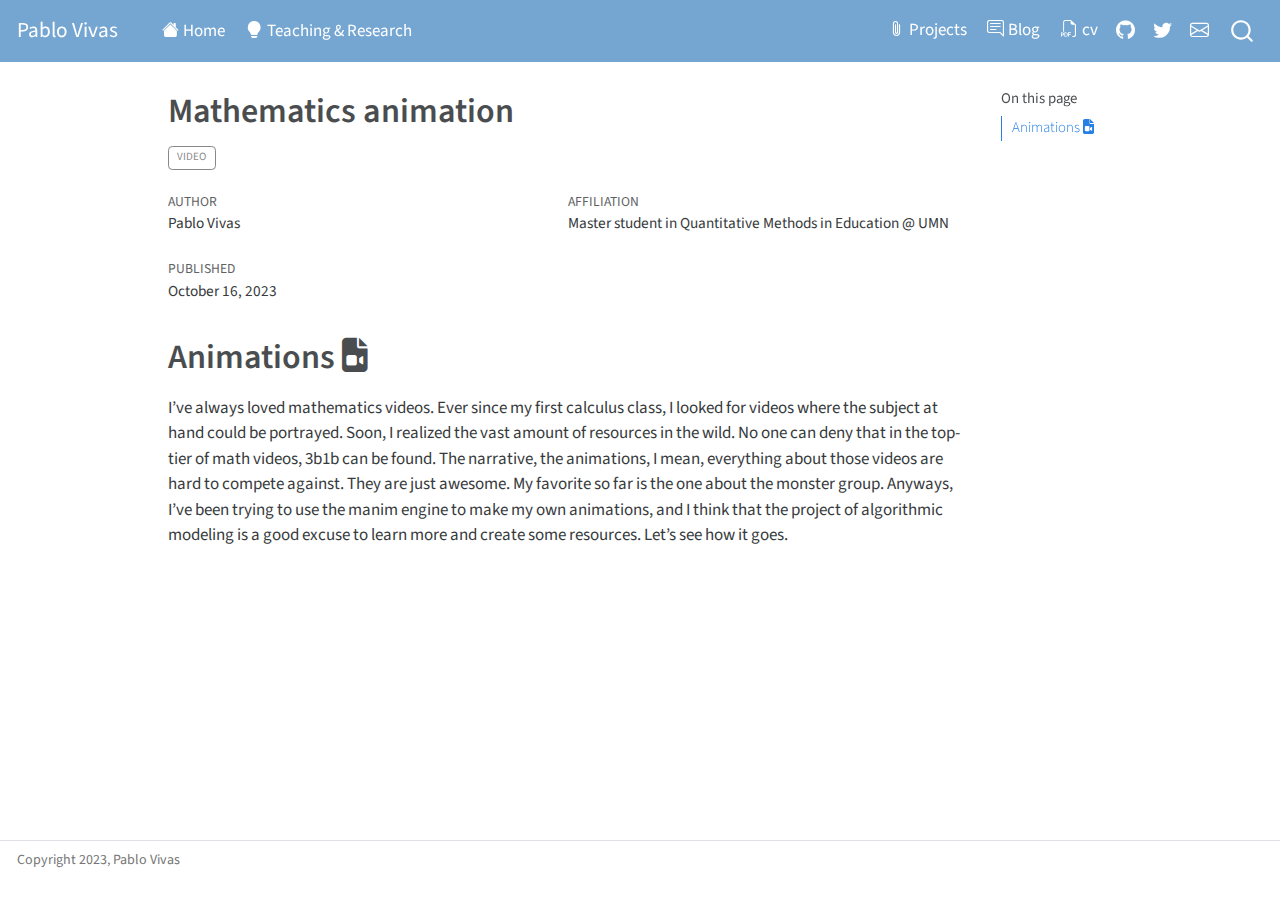
<file: docs/blog/2023-11-10-manim/index.html>
<!DOCTYPE html>
<html xmlns="http://www.w3.org/1999/xhtml" lang="en" xml:lang="en"><head>

<meta charset="utf-8">
<meta name="generator" content="quarto-1.3.353">

<meta name="viewport" content="width=device-width, initial-scale=1.0, user-scalable=yes">

<meta name="author" content="Pablo Vivas">
<meta name="dcterms.date" content="2023-10-16">

<title>Pablo Vivas - Mathematics animation</title>
<style>
code{white-space: pre-wrap;}
span.smallcaps{font-variant: small-caps;}
div.columns{display: flex; gap: min(4vw, 1.5em);}
div.column{flex: auto; overflow-x: auto;}
div.hanging-indent{margin-left: 1.5em; text-indent: -1.5em;}
ul.task-list{list-style: none;}
ul.task-list li input[type="checkbox"] {
  width: 0.8em;
  margin: 0 0.8em 0.2em -1em; /* quarto-specific, see https://github.com/quarto-dev/quarto-cli/issues/4556 */ 
  vertical-align: middle;
}
</style>


<script src="../../site_libs/quarto-nav/quarto-nav.js"></script>
<script src="../../site_libs/quarto-nav/headroom.min.js"></script>
<script src="../../site_libs/clipboard/clipboard.min.js"></script>
<script src="../../site_libs/quarto-search/autocomplete.umd.js"></script>
<script src="../../site_libs/quarto-search/fuse.min.js"></script>
<script src="../../site_libs/quarto-search/quarto-search.js"></script>
<meta name="quarto:offset" content="../../">
<script src="../../site_libs/quarto-html/quarto.js"></script>
<script src="../../site_libs/quarto-html/popper.min.js"></script>
<script src="../../site_libs/quarto-html/tippy.umd.min.js"></script>
<script src="../../site_libs/quarto-html/anchor.min.js"></script>
<link href="../../site_libs/quarto-html/tippy.css" rel="stylesheet">
<link href="../../site_libs/quarto-html/quarto-syntax-highlighting.css" rel="stylesheet" id="quarto-text-highlighting-styles">
<script src="../../site_libs/bootstrap/bootstrap.min.js"></script>
<link href="../../site_libs/bootstrap/bootstrap-icons.css" rel="stylesheet">
<link href="../../site_libs/bootstrap/bootstrap.min.css" rel="stylesheet" id="quarto-bootstrap" data-mode="light">
<link href="../../site_libs/quarto-contrib/fontawesome6-0.1.0/all.css" rel="stylesheet">
<link href="../../site_libs/quarto-contrib/fontawesome6-0.1.0/latex-fontsize.css" rel="stylesheet">
<script id="quarto-search-options" type="application/json">{
  "location": "navbar",
  "copy-button": false,
  "collapse-after": 3,
  "panel-placement": "end",
  "type": "overlay",
  "limit": 20,
  "language": {
    "search-no-results-text": "No results",
    "search-matching-documents-text": "matching documents",
    "search-copy-link-title": "Copy link to search",
    "search-hide-matches-text": "Hide additional matches",
    "search-more-match-text": "more match in this document",
    "search-more-matches-text": "more matches in this document",
    "search-clear-button-title": "Clear",
    "search-detached-cancel-button-title": "Cancel",
    "search-submit-button-title": "Submit"
  }
}</script>


<link rel="stylesheet" href="../../styles.css">
</head>

<body class="nav-fixed">

<div id="quarto-search-results"></div>
  <header id="quarto-header" class="headroom fixed-top">
    <nav class="navbar navbar-expand-lg navbar-dark ">
      <div class="navbar-container container-fluid">
      <div class="navbar-brand-container">
    <a class="navbar-brand" href="../../index.html">
    <span class="navbar-title">Pablo Vivas</span>
    </a>
  </div>
            <div id="quarto-search" class="" title="Search"></div>
          <button class="navbar-toggler" type="button" data-bs-toggle="collapse" data-bs-target="#navbarCollapse" aria-controls="navbarCollapse" aria-expanded="false" aria-label="Toggle navigation" onclick="if (window.quartoToggleHeadroom) { window.quartoToggleHeadroom(); }">
  <span class="navbar-toggler-icon"></span>
</button>
          <div class="collapse navbar-collapse" id="navbarCollapse">
            <ul class="navbar-nav navbar-nav-scroll me-auto">
  <li class="nav-item">
    <a class="nav-link" href="../../index.html" rel="" target=""><i class="bi bi-house-fill" role="img">
</i> 
 <span class="menu-text">Home</span></a>
  </li>  
  <li class="nav-item">
    <a class="nav-link" href="../../research.html" rel="" target=""><i class="bi bi-lightbulb-fill" role="img">
</i> 
 <span class="menu-text">Teaching &amp; Research</span></a>
  </li>  
</ul>
            <ul class="navbar-nav navbar-nav-scroll ms-auto">
  <li class="nav-item">
    <a class="nav-link" href="../../projects.html" rel="" target=""><i class="bi bi-paperclip" role="img">
</i> 
 <span class="menu-text">Projects</span></a>
  </li>  
  <li class="nav-item">
    <a class="nav-link" href="../../blog.html" rel="" target=""><i class="bi bi-chat-right-text" role="img">
</i> 
 <span class="menu-text">Blog</span></a>
  </li>  
  <li class="nav-item">
    <a class="nav-link" href="../../cv/cv-pablo-vivas.pdf" rel="" target=""><i class="bi bi-filetype-pdf" role="img">
</i> 
 <span class="menu-text">cv</span></a>
  </li>  
  <li class="nav-item compact">
    <a class="nav-link" href="https://github.com/vivas014" rel="" target=""><i class="bi bi-github" role="img">
</i> 
 <span class="menu-text"></span></a>
  </li>  
  <li class="nav-item compact">
    <a class="nav-link" href="https://twitter.com/pablovivasc" rel="" target=""><i class="bi bi-twitter" role="img">
</i> 
 <span class="menu-text"></span></a>
  </li>  
  <li class="nav-item compact">
    <a class="nav-link" href="mailto:vivas014@umn.edu" rel="" target=""><i class="bi bi-envelope" role="img">
</i> 
 <span class="menu-text"></span></a>
  </li>  
</ul>
            <div class="quarto-navbar-tools">
</div>
          </div> <!-- /navcollapse -->
      </div> <!-- /container-fluid -->
    </nav>
</header>
<!-- content -->
<div id="quarto-content" class="quarto-container page-columns page-rows-contents page-layout-article page-navbar">
<!-- sidebar -->
<!-- margin-sidebar -->
    <div id="quarto-margin-sidebar" class="sidebar margin-sidebar">
        <nav id="TOC" role="doc-toc" class="toc-active">
    <h2 id="toc-title">On this page</h2>
   
  <ul>
  <li><a href="#animations-fa-file-video" id="toc-animations-fa-file-video" class="nav-link active" data-scroll-target="#animations-fa-file-video">Animations <i class="fa-solid fa-file-video" aria-label="file-video"></i></a></li>
  </ul>
</nav>
    </div>
<!-- main -->
<main class="content" id="quarto-document-content">

<header id="title-block-header" class="quarto-title-block default">
<div class="quarto-title">
<h1 class="title">Mathematics animation</h1>
  <div class="quarto-categories">
    <div class="quarto-category">Video</div>
  </div>
  </div>


<div class="quarto-title-meta-author">
  <div class="quarto-title-meta-heading">Author</div>
  <div class="quarto-title-meta-heading">Affiliation</div>
  
    <div class="quarto-title-meta-contents">
    <p class="author"><a href="https://vivas014.github.io/personal-website/">Pablo Vivas</a> </p>
  </div>
    <div class="quarto-title-meta-contents">
        <p class="affiliation">
            Master student in Quantitative Methods in Education @ UMN
          </p>
      </div>
    </div>

<div class="quarto-title-meta">

      
    <div>
    <div class="quarto-title-meta-heading">Published</div>
    <div class="quarto-title-meta-contents">
      <p class="date">October 16, 2023</p>
    </div>
  </div>
  
    
  </div>
  

</header>

<section id="animations-fa-file-video" class="level1">
<h1>Animations <i class="fa-solid fa-file-video" aria-label="file-video"></i></h1>
<p>I’ve always loved mathematics videos. Ever since my first calculus class, I looked for videos where the subject at hand could be portrayed. Soon, I realized the vast amount of resources in the wild. No one can deny that in the top-tier of math videos, 3b1b can be found. The narrative, the animations, I mean, everything about those videos are hard to compete against. They are just awesome. My favorite so far is the one about the monster group. Anyways, I’ve been trying to use the manim engine to make my own animations, and I think that the project of algorithmic modeling is a good excuse to learn more and create some resources. Let’s see how it goes.</p>


</section>

</main> <!-- /main -->
<script id="quarto-html-after-body" type="application/javascript">
window.document.addEventListener("DOMContentLoaded", function (event) {
  const toggleBodyColorMode = (bsSheetEl) => {
    const mode = bsSheetEl.getAttribute("data-mode");
    const bodyEl = window.document.querySelector("body");
    if (mode === "dark") {
      bodyEl.classList.add("quarto-dark");
      bodyEl.classList.remove("quarto-light");
    } else {
      bodyEl.classList.add("quarto-light");
      bodyEl.classList.remove("quarto-dark");
    }
  }
  const toggleBodyColorPrimary = () => {
    const bsSheetEl = window.document.querySelector("link#quarto-bootstrap");
    if (bsSheetEl) {
      toggleBodyColorMode(bsSheetEl);
    }
  }
  toggleBodyColorPrimary();  
  const icon = "";
  const anchorJS = new window.AnchorJS();
  anchorJS.options = {
    placement: 'right',
    icon: icon
  };
  anchorJS.add('.anchored');
  const isCodeAnnotation = (el) => {
    for (const clz of el.classList) {
      if (clz.startsWith('code-annotation-')) {                     
        return true;
      }
    }
    return false;
  }
  const clipboard = new window.ClipboardJS('.code-copy-button', {
    text: function(trigger) {
      const codeEl = trigger.previousElementSibling.cloneNode(true);
      for (const childEl of codeEl.children) {
        if (isCodeAnnotation(childEl)) {
          childEl.remove();
        }
      }
      return codeEl.innerText;
    }
  });
  clipboard.on('success', function(e) {
    // button target
    const button = e.trigger;
    // don't keep focus
    button.blur();
    // flash "checked"
    button.classList.add('code-copy-button-checked');
    var currentTitle = button.getAttribute("title");
    button.setAttribute("title", "Copied!");
    let tooltip;
    if (window.bootstrap) {
      button.setAttribute("data-bs-toggle", "tooltip");
      button.setAttribute("data-bs-placement", "left");
      button.setAttribute("data-bs-title", "Copied!");
      tooltip = new bootstrap.Tooltip(button, 
        { trigger: "manual", 
          customClass: "code-copy-button-tooltip",
          offset: [0, -8]});
      tooltip.show();    
    }
    setTimeout(function() {
      if (tooltip) {
        tooltip.hide();
        button.removeAttribute("data-bs-title");
        button.removeAttribute("data-bs-toggle");
        button.removeAttribute("data-bs-placement");
      }
      button.setAttribute("title", currentTitle);
      button.classList.remove('code-copy-button-checked');
    }, 1000);
    // clear code selection
    e.clearSelection();
  });
  function tippyHover(el, contentFn) {
    const config = {
      allowHTML: true,
      content: contentFn,
      maxWidth: 500,
      delay: 100,
      arrow: false,
      appendTo: function(el) {
          return el.parentElement;
      },
      interactive: true,
      interactiveBorder: 10,
      theme: 'quarto',
      placement: 'bottom-start'
    };
    window.tippy(el, config); 
  }
  const noterefs = window.document.querySelectorAll('a[role="doc-noteref"]');
  for (var i=0; i<noterefs.length; i++) {
    const ref = noterefs[i];
    tippyHover(ref, function() {
      // use id or data attribute instead here
      let href = ref.getAttribute('data-footnote-href') || ref.getAttribute('href');
      try { href = new URL(href).hash; } catch {}
      const id = href.replace(/^#\/?/, "");
      const note = window.document.getElementById(id);
      return note.innerHTML;
    });
  }
      let selectedAnnoteEl;
      const selectorForAnnotation = ( cell, annotation) => {
        let cellAttr = 'data-code-cell="' + cell + '"';
        let lineAttr = 'data-code-annotation="' +  annotation + '"';
        const selector = 'span[' + cellAttr + '][' + lineAttr + ']';
        return selector;
      }
      const selectCodeLines = (annoteEl) => {
        const doc = window.document;
        const targetCell = annoteEl.getAttribute("data-target-cell");
        const targetAnnotation = annoteEl.getAttribute("data-target-annotation");
        const annoteSpan = window.document.querySelector(selectorForAnnotation(targetCell, targetAnnotation));
        const lines = annoteSpan.getAttribute("data-code-lines").split(",");
        const lineIds = lines.map((line) => {
          return targetCell + "-" + line;
        })
        let top = null;
        let height = null;
        let parent = null;
        if (lineIds.length > 0) {
            //compute the position of the single el (top and bottom and make a div)
            const el = window.document.getElementById(lineIds[0]);
            top = el.offsetTop;
            height = el.offsetHeight;
            parent = el.parentElement.parentElement;
          if (lineIds.length > 1) {
            const lastEl = window.document.getElementById(lineIds[lineIds.length - 1]);
            const bottom = lastEl.offsetTop + lastEl.offsetHeight;
            height = bottom - top;
          }
          if (top !== null && height !== null && parent !== null) {
            // cook up a div (if necessary) and position it 
            let div = window.document.getElementById("code-annotation-line-highlight");
            if (div === null) {
              div = window.document.createElement("div");
              div.setAttribute("id", "code-annotation-line-highlight");
              div.style.position = 'absolute';
              parent.appendChild(div);
            }
            div.style.top = top - 2 + "px";
            div.style.height = height + 4 + "px";
            let gutterDiv = window.document.getElementById("code-annotation-line-highlight-gutter");
            if (gutterDiv === null) {
              gutterDiv = window.document.createElement("div");
              gutterDiv.setAttribute("id", "code-annotation-line-highlight-gutter");
              gutterDiv.style.position = 'absolute';
              const codeCell = window.document.getElementById(targetCell);
              const gutter = codeCell.querySelector('.code-annotation-gutter');
              gutter.appendChild(gutterDiv);
            }
            gutterDiv.style.top = top - 2 + "px";
            gutterDiv.style.height = height + 4 + "px";
          }
          selectedAnnoteEl = annoteEl;
        }
      };
      const unselectCodeLines = () => {
        const elementsIds = ["code-annotation-line-highlight", "code-annotation-line-highlight-gutter"];
        elementsIds.forEach((elId) => {
          const div = window.document.getElementById(elId);
          if (div) {
            div.remove();
          }
        });
        selectedAnnoteEl = undefined;
      };
      // Attach click handler to the DT
      const annoteDls = window.document.querySelectorAll('dt[data-target-cell]');
      for (const annoteDlNode of annoteDls) {
        annoteDlNode.addEventListener('click', (event) => {
          const clickedEl = event.target;
          if (clickedEl !== selectedAnnoteEl) {
            unselectCodeLines();
            const activeEl = window.document.querySelector('dt[data-target-cell].code-annotation-active');
            if (activeEl) {
              activeEl.classList.remove('code-annotation-active');
            }
            selectCodeLines(clickedEl);
            clickedEl.classList.add('code-annotation-active');
          } else {
            // Unselect the line
            unselectCodeLines();
            clickedEl.classList.remove('code-annotation-active');
          }
        });
      }
  const findCites = (el) => {
    const parentEl = el.parentElement;
    if (parentEl) {
      const cites = parentEl.dataset.cites;
      if (cites) {
        return {
          el,
          cites: cites.split(' ')
        };
      } else {
        return findCites(el.parentElement)
      }
    } else {
      return undefined;
    }
  };
  var bibliorefs = window.document.querySelectorAll('a[role="doc-biblioref"]');
  for (var i=0; i<bibliorefs.length; i++) {
    const ref = bibliorefs[i];
    const citeInfo = findCites(ref);
    if (citeInfo) {
      tippyHover(citeInfo.el, function() {
        var popup = window.document.createElement('div');
        citeInfo.cites.forEach(function(cite) {
          var citeDiv = window.document.createElement('div');
          citeDiv.classList.add('hanging-indent');
          citeDiv.classList.add('csl-entry');
          var biblioDiv = window.document.getElementById('ref-' + cite);
          if (biblioDiv) {
            citeDiv.innerHTML = biblioDiv.innerHTML;
          }
          popup.appendChild(citeDiv);
        });
        return popup.innerHTML;
      });
    }
  }
});
</script>
</div> <!-- /content -->
<footer class="footer">
  <div class="nav-footer">
    <div class="nav-footer-left">Copyright 2023, Pablo Vivas</div>   
    <div class="nav-footer-center">
      &nbsp;
    </div>
    <div class="nav-footer-right">
      &nbsp;
    </div>
  </div>
</footer>



</body></html>
</file>
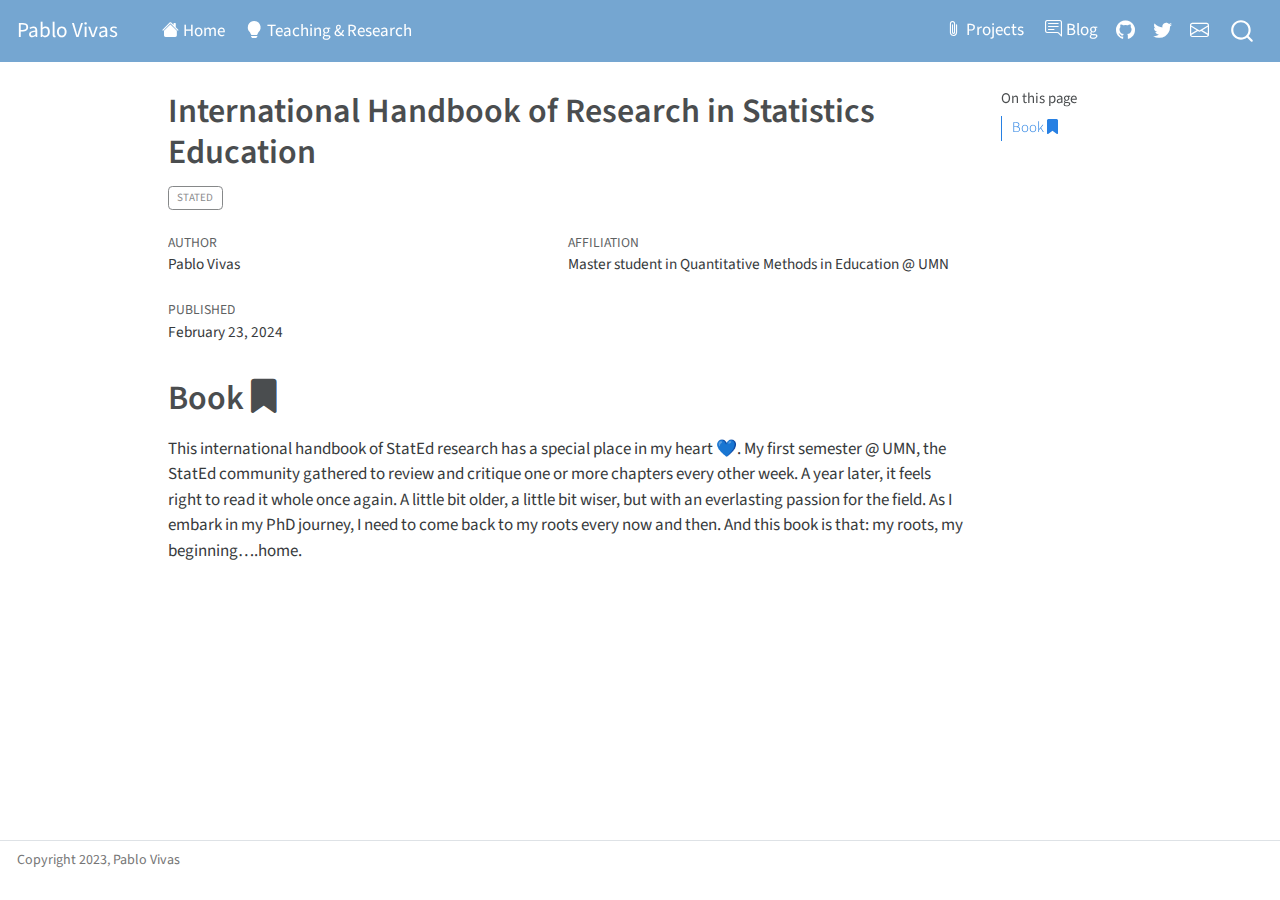
<file: docs/blog/2024-02-23-international-handbook/index.html>
<!DOCTYPE html>
<html xmlns="http://www.w3.org/1999/xhtml" lang="en" xml:lang="en"><head>

<meta charset="utf-8">
<meta name="generator" content="quarto-1.3.450">

<meta name="viewport" content="width=device-width, initial-scale=1.0, user-scalable=yes">

<meta name="author" content="Pablo Vivas">
<meta name="dcterms.date" content="2024-02-23">

<title>Pablo Vivas - International Handbook of Research in Statistics Education</title>
<style>
code{white-space: pre-wrap;}
span.smallcaps{font-variant: small-caps;}
div.columns{display: flex; gap: min(4vw, 1.5em);}
div.column{flex: auto; overflow-x: auto;}
div.hanging-indent{margin-left: 1.5em; text-indent: -1.5em;}
ul.task-list{list-style: none;}
ul.task-list li input[type="checkbox"] {
  width: 0.8em;
  margin: 0 0.8em 0.2em -1em; /* quarto-specific, see https://github.com/quarto-dev/quarto-cli/issues/4556 */ 
  vertical-align: middle;
}
</style>


<script src="../../site_libs/quarto-nav/quarto-nav.js"></script>
<script src="../../site_libs/quarto-nav/headroom.min.js"></script>
<script src="../../site_libs/clipboard/clipboard.min.js"></script>
<script src="../../site_libs/quarto-search/autocomplete.umd.js"></script>
<script src="../../site_libs/quarto-search/fuse.min.js"></script>
<script src="../../site_libs/quarto-search/quarto-search.js"></script>
<meta name="quarto:offset" content="../../">
<script src="../../site_libs/quarto-html/quarto.js"></script>
<script src="../../site_libs/quarto-html/popper.min.js"></script>
<script src="../../site_libs/quarto-html/tippy.umd.min.js"></script>
<script src="../../site_libs/quarto-html/anchor.min.js"></script>
<link href="../../site_libs/quarto-html/tippy.css" rel="stylesheet">
<link href="../../site_libs/quarto-html/quarto-syntax-highlighting.css" rel="stylesheet" id="quarto-text-highlighting-styles">
<script src="../../site_libs/bootstrap/bootstrap.min.js"></script>
<link href="../../site_libs/bootstrap/bootstrap-icons.css" rel="stylesheet">
<link href="../../site_libs/bootstrap/bootstrap.min.css" rel="stylesheet" id="quarto-bootstrap" data-mode="light">
<link href="../../site_libs/quarto-contrib/fontawesome6-0.1.0/all.css" rel="stylesheet">
<link href="../../site_libs/quarto-contrib/fontawesome6-0.1.0/latex-fontsize.css" rel="stylesheet">
<script id="quarto-search-options" type="application/json">{
  "location": "navbar",
  "copy-button": false,
  "collapse-after": 3,
  "panel-placement": "end",
  "type": "overlay",
  "limit": 20,
  "language": {
    "search-no-results-text": "No results",
    "search-matching-documents-text": "matching documents",
    "search-copy-link-title": "Copy link to search",
    "search-hide-matches-text": "Hide additional matches",
    "search-more-match-text": "more match in this document",
    "search-more-matches-text": "more matches in this document",
    "search-clear-button-title": "Clear",
    "search-detached-cancel-button-title": "Cancel",
    "search-submit-button-title": "Submit",
    "search-label": "Search"
  }
}</script>


<link rel="stylesheet" href="../../styles.css">
</head>

<body class="nav-fixed">

<div id="quarto-search-results"></div>
  <header id="quarto-header" class="headroom fixed-top">
    <nav class="navbar navbar-expand-lg navbar-dark ">
      <div class="navbar-container container-fluid">
      <div class="navbar-brand-container">
    <a class="navbar-brand" href="../../index.html">
    <span class="navbar-title">Pablo Vivas</span>
    </a>
  </div>
            <div id="quarto-search" class="" title="Search"></div>
          <button class="navbar-toggler" type="button" data-bs-toggle="collapse" data-bs-target="#navbarCollapse" aria-controls="navbarCollapse" aria-expanded="false" aria-label="Toggle navigation" onclick="if (window.quartoToggleHeadroom) { window.quartoToggleHeadroom(); }">
  <span class="navbar-toggler-icon"></span>
</button>
          <div class="collapse navbar-collapse" id="navbarCollapse">
            <ul class="navbar-nav navbar-nav-scroll me-auto">
  <li class="nav-item">
    <a class="nav-link" href="../../index.html" rel="" target=""><i class="bi bi-house-fill" role="img">
</i> 
 <span class="menu-text">Home</span></a>
  </li>  
  <li class="nav-item">
    <a class="nav-link" href="../../research.html" rel="" target=""><i class="bi bi-lightbulb-fill" role="img">
</i> 
 <span class="menu-text">Teaching &amp; Research</span></a>
  </li>  
</ul>
            <ul class="navbar-nav navbar-nav-scroll ms-auto">
  <li class="nav-item">
    <a class="nav-link" href="../../projects.html" rel="" target=""><i class="bi bi-paperclip" role="img">
</i> 
 <span class="menu-text">Projects</span></a>
  </li>  
  <li class="nav-item">
    <a class="nav-link" href="../../blog.html" rel="" target=""><i class="bi bi-chat-right-text" role="img">
</i> 
 <span class="menu-text">Blog</span></a>
  </li>  
  <li class="nav-item compact">
    <a class="nav-link" href="https://github.com/vivas014" rel="" target=""><i class="bi bi-github" role="img">
</i> 
 <span class="menu-text"></span></a>
  </li>  
  <li class="nav-item compact">
    <a class="nav-link" href="https://twitter.com/pablovivasc" rel="" target=""><i class="bi bi-twitter" role="img">
</i> 
 <span class="menu-text"></span></a>
  </li>  
  <li class="nav-item compact">
    <a class="nav-link" href="mailto:vivas014@umn.edu" rel="" target=""><i class="bi bi-envelope" role="img">
</i> 
 <span class="menu-text"></span></a>
  </li>  
</ul>
            <div class="quarto-navbar-tools">
</div>
          </div> <!-- /navcollapse -->
      </div> <!-- /container-fluid -->
    </nav>
</header>
<!-- content -->
<div id="quarto-content" class="quarto-container page-columns page-rows-contents page-layout-article page-navbar">
<!-- sidebar -->
<!-- margin-sidebar -->
    <div id="quarto-margin-sidebar" class="sidebar margin-sidebar">
        <nav id="TOC" role="doc-toc" class="toc-active">
    <h2 id="toc-title">On this page</h2>
   
  <ul>
  <li><a href="#book-fa-bookmark" id="toc-book-fa-bookmark" class="nav-link active" data-scroll-target="#book-fa-bookmark">Book <i class="fa-solid fa-bookmark" aria-label="bookmark"></i></a></li>
  </ul>
</nav>
    </div>
<!-- main -->
<main class="content" id="quarto-document-content">

<header id="title-block-header" class="quarto-title-block default">
<div class="quarto-title">
<h1 class="title">International Handbook of Research in Statistics Education</h1>
  <div class="quarto-categories">
    <div class="quarto-category">StatEd</div>
  </div>
  </div>


<div class="quarto-title-meta-author">
  <div class="quarto-title-meta-heading">Author</div>
  <div class="quarto-title-meta-heading">Affiliation</div>
  
    <div class="quarto-title-meta-contents">
    <p class="author"><a href="https://vivas014.github.io/personal-website/">Pablo Vivas</a> </p>
  </div>
    <div class="quarto-title-meta-contents">
        <p class="affiliation">
            Master student in Quantitative Methods in Education @ UMN
          </p>
      </div>
    </div>

<div class="quarto-title-meta">

      
    <div>
    <div class="quarto-title-meta-heading">Published</div>
    <div class="quarto-title-meta-contents">
      <p class="date">February 23, 2024</p>
    </div>
  </div>
  
    
  </div>
  

</header>

<section id="book-fa-bookmark" class="level1">
<h1>Book <i class="fa-solid fa-bookmark" aria-label="bookmark"></i></h1>
<p>This international handbook of StatEd research has a special place in my heart 💙. My first semester @ UMN, the StatEd community gathered to review and critique one or more chapters every other week. A year later, it feels right to read it whole once again. A little bit older, a little bit wiser, but with an everlasting passion for the field. As I embark in my PhD journey, I need to come back to my roots every now and then. And this book is that: my roots, my beginning….home.</p>


</section>

</main> <!-- /main -->
<script id="quarto-html-after-body" type="application/javascript">
window.document.addEventListener("DOMContentLoaded", function (event) {
  const toggleBodyColorMode = (bsSheetEl) => {
    const mode = bsSheetEl.getAttribute("data-mode");
    const bodyEl = window.document.querySelector("body");
    if (mode === "dark") {
      bodyEl.classList.add("quarto-dark");
      bodyEl.classList.remove("quarto-light");
    } else {
      bodyEl.classList.add("quarto-light");
      bodyEl.classList.remove("quarto-dark");
    }
  }
  const toggleBodyColorPrimary = () => {
    const bsSheetEl = window.document.querySelector("link#quarto-bootstrap");
    if (bsSheetEl) {
      toggleBodyColorMode(bsSheetEl);
    }
  }
  toggleBodyColorPrimary();  
  const icon = "";
  const anchorJS = new window.AnchorJS();
  anchorJS.options = {
    placement: 'right',
    icon: icon
  };
  anchorJS.add('.anchored');
  const isCodeAnnotation = (el) => {
    for (const clz of el.classList) {
      if (clz.startsWith('code-annotation-')) {                     
        return true;
      }
    }
    return false;
  }
  const clipboard = new window.ClipboardJS('.code-copy-button', {
    text: function(trigger) {
      const codeEl = trigger.previousElementSibling.cloneNode(true);
      for (const childEl of codeEl.children) {
        if (isCodeAnnotation(childEl)) {
          childEl.remove();
        }
      }
      return codeEl.innerText;
    }
  });
  clipboard.on('success', function(e) {
    // button target
    const button = e.trigger;
    // don't keep focus
    button.blur();
    // flash "checked"
    button.classList.add('code-copy-button-checked');
    var currentTitle = button.getAttribute("title");
    button.setAttribute("title", "Copied!");
    let tooltip;
    if (window.bootstrap) {
      button.setAttribute("data-bs-toggle", "tooltip");
      button.setAttribute("data-bs-placement", "left");
      button.setAttribute("data-bs-title", "Copied!");
      tooltip = new bootstrap.Tooltip(button, 
        { trigger: "manual", 
          customClass: "code-copy-button-tooltip",
          offset: [0, -8]});
      tooltip.show();    
    }
    setTimeout(function() {
      if (tooltip) {
        tooltip.hide();
        button.removeAttribute("data-bs-title");
        button.removeAttribute("data-bs-toggle");
        button.removeAttribute("data-bs-placement");
      }
      button.setAttribute("title", currentTitle);
      button.classList.remove('code-copy-button-checked');
    }, 1000);
    // clear code selection
    e.clearSelection();
  });
  function tippyHover(el, contentFn) {
    const config = {
      allowHTML: true,
      content: contentFn,
      maxWidth: 500,
      delay: 100,
      arrow: false,
      appendTo: function(el) {
          return el.parentElement;
      },
      interactive: true,
      interactiveBorder: 10,
      theme: 'quarto',
      placement: 'bottom-start'
    };
    window.tippy(el, config); 
  }
  const noterefs = window.document.querySelectorAll('a[role="doc-noteref"]');
  for (var i=0; i<noterefs.length; i++) {
    const ref = noterefs[i];
    tippyHover(ref, function() {
      // use id or data attribute instead here
      let href = ref.getAttribute('data-footnote-href') || ref.getAttribute('href');
      try { href = new URL(href).hash; } catch {}
      const id = href.replace(/^#\/?/, "");
      const note = window.document.getElementById(id);
      return note.innerHTML;
    });
  }
      let selectedAnnoteEl;
      const selectorForAnnotation = ( cell, annotation) => {
        let cellAttr = 'data-code-cell="' + cell + '"';
        let lineAttr = 'data-code-annotation="' +  annotation + '"';
        const selector = 'span[' + cellAttr + '][' + lineAttr + ']';
        return selector;
      }
      const selectCodeLines = (annoteEl) => {
        const doc = window.document;
        const targetCell = annoteEl.getAttribute("data-target-cell");
        const targetAnnotation = annoteEl.getAttribute("data-target-annotation");
        const annoteSpan = window.document.querySelector(selectorForAnnotation(targetCell, targetAnnotation));
        const lines = annoteSpan.getAttribute("data-code-lines").split(",");
        const lineIds = lines.map((line) => {
          return targetCell + "-" + line;
        })
        let top = null;
        let height = null;
        let parent = null;
        if (lineIds.length > 0) {
            //compute the position of the single el (top and bottom and make a div)
            const el = window.document.getElementById(lineIds[0]);
            top = el.offsetTop;
            height = el.offsetHeight;
            parent = el.parentElement.parentElement;
          if (lineIds.length > 1) {
            const lastEl = window.document.getElementById(lineIds[lineIds.length - 1]);
            const bottom = lastEl.offsetTop + lastEl.offsetHeight;
            height = bottom - top;
          }
          if (top !== null && height !== null && parent !== null) {
            // cook up a div (if necessary) and position it 
            let div = window.document.getElementById("code-annotation-line-highlight");
            if (div === null) {
              div = window.document.createElement("div");
              div.setAttribute("id", "code-annotation-line-highlight");
              div.style.position = 'absolute';
              parent.appendChild(div);
            }
            div.style.top = top - 2 + "px";
            div.style.height = height + 4 + "px";
            let gutterDiv = window.document.getElementById("code-annotation-line-highlight-gutter");
            if (gutterDiv === null) {
              gutterDiv = window.document.createElement("div");
              gutterDiv.setAttribute("id", "code-annotation-line-highlight-gutter");
              gutterDiv.style.position = 'absolute';
              const codeCell = window.document.getElementById(targetCell);
              const gutter = codeCell.querySelector('.code-annotation-gutter');
              gutter.appendChild(gutterDiv);
            }
            gutterDiv.style.top = top - 2 + "px";
            gutterDiv.style.height = height + 4 + "px";
          }
          selectedAnnoteEl = annoteEl;
        }
      };
      const unselectCodeLines = () => {
        const elementsIds = ["code-annotation-line-highlight", "code-annotation-line-highlight-gutter"];
        elementsIds.forEach((elId) => {
          const div = window.document.getElementById(elId);
          if (div) {
            div.remove();
          }
        });
        selectedAnnoteEl = undefined;
      };
      // Attach click handler to the DT
      const annoteDls = window.document.querySelectorAll('dt[data-target-cell]');
      for (const annoteDlNode of annoteDls) {
        annoteDlNode.addEventListener('click', (event) => {
          const clickedEl = event.target;
          if (clickedEl !== selectedAnnoteEl) {
            unselectCodeLines();
            const activeEl = window.document.querySelector('dt[data-target-cell].code-annotation-active');
            if (activeEl) {
              activeEl.classList.remove('code-annotation-active');
            }
            selectCodeLines(clickedEl);
            clickedEl.classList.add('code-annotation-active');
          } else {
            // Unselect the line
            unselectCodeLines();
            clickedEl.classList.remove('code-annotation-active');
          }
        });
      }
  const findCites = (el) => {
    const parentEl = el.parentElement;
    if (parentEl) {
      const cites = parentEl.dataset.cites;
      if (cites) {
        return {
          el,
          cites: cites.split(' ')
        };
      } else {
        return findCites(el.parentElement)
      }
    } else {
      return undefined;
    }
  };
  var bibliorefs = window.document.querySelectorAll('a[role="doc-biblioref"]');
  for (var i=0; i<bibliorefs.length; i++) {
    const ref = bibliorefs[i];
    const citeInfo = findCites(ref);
    if (citeInfo) {
      tippyHover(citeInfo.el, function() {
        var popup = window.document.createElement('div');
        citeInfo.cites.forEach(function(cite) {
          var citeDiv = window.document.createElement('div');
          citeDiv.classList.add('hanging-indent');
          citeDiv.classList.add('csl-entry');
          var biblioDiv = window.document.getElementById('ref-' + cite);
          if (biblioDiv) {
            citeDiv.innerHTML = biblioDiv.innerHTML;
          }
          popup.appendChild(citeDiv);
        });
        return popup.innerHTML;
      });
    }
  }
});
</script>
</div> <!-- /content -->
<footer class="footer">
  <div class="nav-footer">
    <div class="nav-footer-left">Copyright 2023, Pablo Vivas</div>   
    <div class="nav-footer-center">
      &nbsp;
    </div>
    <div class="nav-footer-right">
      &nbsp;
    </div>
  </div>
</footer>



</body></html>
</file>
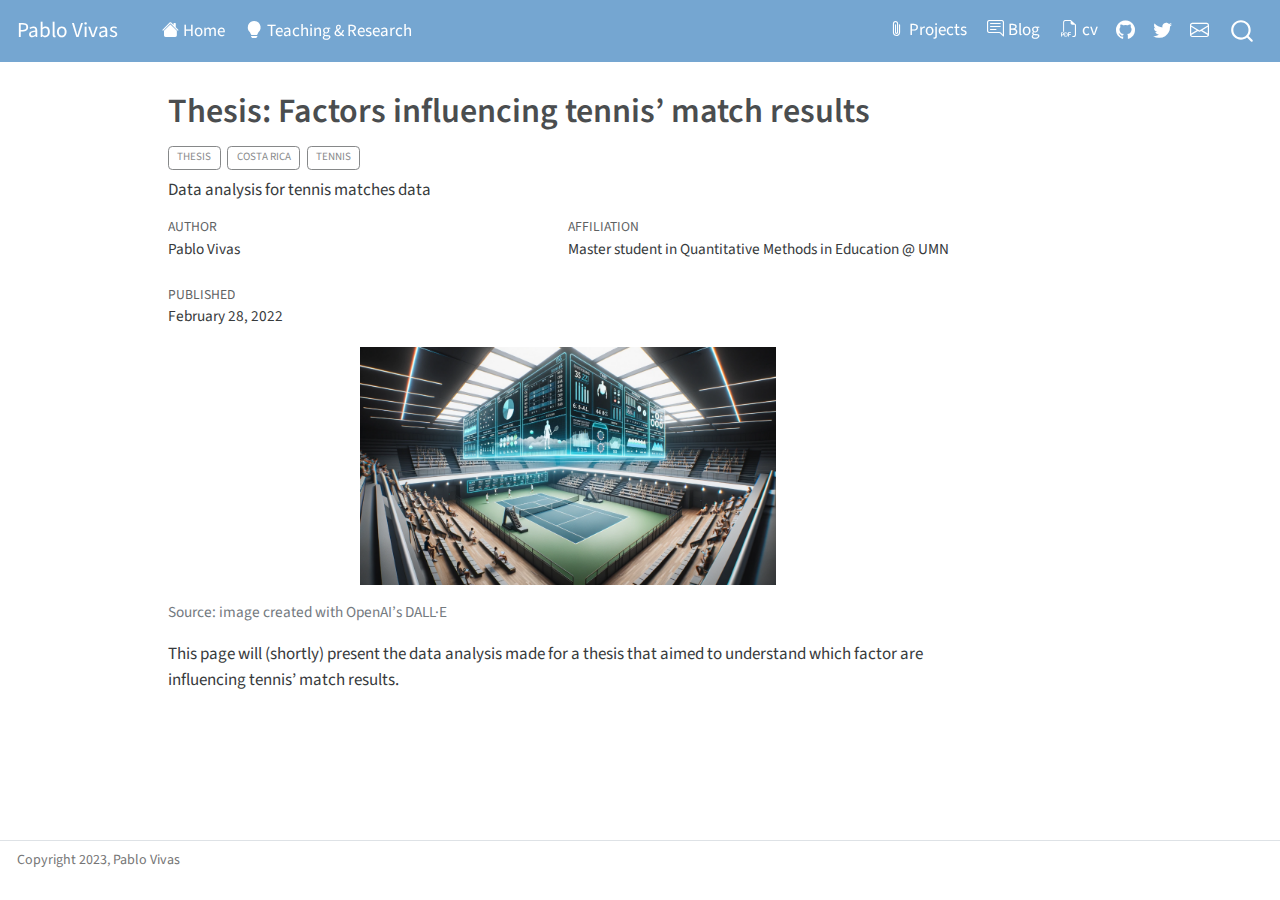
<file: docs/projects/2022-02-28-thesis-01-tennis/index.html>
<!DOCTYPE html>
<html xmlns="http://www.w3.org/1999/xhtml" lang="en" xml:lang="en"><head>

<meta charset="utf-8">
<meta name="generator" content="quarto-1.3.433">

<meta name="viewport" content="width=device-width, initial-scale=1.0, user-scalable=yes">

<meta name="author" content="Pablo Vivas">
<meta name="dcterms.date" content="2022-02-28">
<meta name="description" content="Data analysis for tennis matches data">

<title>Pablo Vivas - Thesis: Factors influencing tennis’ match results</title>
<style>
code{white-space: pre-wrap;}
span.smallcaps{font-variant: small-caps;}
div.columns{display: flex; gap: min(4vw, 1.5em);}
div.column{flex: auto; overflow-x: auto;}
div.hanging-indent{margin-left: 1.5em; text-indent: -1.5em;}
ul.task-list{list-style: none;}
ul.task-list li input[type="checkbox"] {
  width: 0.8em;
  margin: 0 0.8em 0.2em -1em; /* quarto-specific, see https://github.com/quarto-dev/quarto-cli/issues/4556 */ 
  vertical-align: middle;
}
</style>


<script src="../../site_libs/quarto-nav/quarto-nav.js"></script>
<script src="../../site_libs/quarto-nav/headroom.min.js"></script>
<script src="../../site_libs/clipboard/clipboard.min.js"></script>
<script src="../../site_libs/quarto-search/autocomplete.umd.js"></script>
<script src="../../site_libs/quarto-search/fuse.min.js"></script>
<script src="../../site_libs/quarto-search/quarto-search.js"></script>
<meta name="quarto:offset" content="../../">
<script src="../../site_libs/quarto-html/quarto.js"></script>
<script src="../../site_libs/quarto-html/popper.min.js"></script>
<script src="../../site_libs/quarto-html/tippy.umd.min.js"></script>
<script src="../../site_libs/quarto-html/anchor.min.js"></script>
<link href="../../site_libs/quarto-html/tippy.css" rel="stylesheet">
<link href="../../site_libs/quarto-html/quarto-syntax-highlighting.css" rel="stylesheet" id="quarto-text-highlighting-styles">
<script src="../../site_libs/bootstrap/bootstrap.min.js"></script>
<link href="../../site_libs/bootstrap/bootstrap-icons.css" rel="stylesheet">
<link href="../../site_libs/bootstrap/bootstrap.min.css" rel="stylesheet" id="quarto-bootstrap" data-mode="light">
<script id="quarto-search-options" type="application/json">{
  "location": "navbar",
  "copy-button": false,
  "collapse-after": 3,
  "panel-placement": "end",
  "type": "overlay",
  "limit": 20,
  "language": {
    "search-no-results-text": "No results",
    "search-matching-documents-text": "matching documents",
    "search-copy-link-title": "Copy link to search",
    "search-hide-matches-text": "Hide additional matches",
    "search-more-match-text": "more match in this document",
    "search-more-matches-text": "more matches in this document",
    "search-clear-button-title": "Clear",
    "search-detached-cancel-button-title": "Cancel",
    "search-submit-button-title": "Submit",
    "search-label": "Search"
  }
}</script>


<link rel="stylesheet" href="../../styles.css">
</head>

<body class="nav-fixed">

<div id="quarto-search-results"></div>
  <header id="quarto-header" class="headroom fixed-top">
    <nav class="navbar navbar-expand-lg navbar-dark ">
      <div class="navbar-container container-fluid">
      <div class="navbar-brand-container">
    <a class="navbar-brand" href="../../index.html">
    <span class="navbar-title">Pablo Vivas</span>
    </a>
  </div>
            <div id="quarto-search" class="" title="Search"></div>
          <button class="navbar-toggler" type="button" data-bs-toggle="collapse" data-bs-target="#navbarCollapse" aria-controls="navbarCollapse" aria-expanded="false" aria-label="Toggle navigation" onclick="if (window.quartoToggleHeadroom) { window.quartoToggleHeadroom(); }">
  <span class="navbar-toggler-icon"></span>
</button>
          <div class="collapse navbar-collapse" id="navbarCollapse">
            <ul class="navbar-nav navbar-nav-scroll me-auto">
  <li class="nav-item">
    <a class="nav-link" href="../../index.html" rel="" target=""><i class="bi bi-house-fill" role="img">
</i> 
 <span class="menu-text">Home</span></a>
  </li>  
  <li class="nav-item">
    <a class="nav-link" href="../../research.html" rel="" target=""><i class="bi bi-lightbulb-fill" role="img">
</i> 
 <span class="menu-text">Teaching &amp; Research</span></a>
  </li>  
</ul>
            <ul class="navbar-nav navbar-nav-scroll ms-auto">
  <li class="nav-item">
    <a class="nav-link" href="../../projects.html" rel="" target=""><i class="bi bi-paperclip" role="img">
</i> 
 <span class="menu-text">Projects</span></a>
  </li>  
  <li class="nav-item">
    <a class="nav-link" href="../../blog.html" rel="" target=""><i class="bi bi-chat-right-text" role="img">
</i> 
 <span class="menu-text">Blog</span></a>
  </li>  
  <li class="nav-item">
    <a class="nav-link" href="../../cv/cv-pablo-vivas.pdf" rel="" target=""><i class="bi bi-filetype-pdf" role="img">
</i> 
 <span class="menu-text">cv</span></a>
  </li>  
  <li class="nav-item compact">
    <a class="nav-link" href="https://github.com/vivas014" rel="" target=""><i class="bi bi-github" role="img">
</i> 
 <span class="menu-text"></span></a>
  </li>  
  <li class="nav-item compact">
    <a class="nav-link" href="https://twitter.com/pablovivasc" rel="" target=""><i class="bi bi-twitter" role="img">
</i> 
 <span class="menu-text"></span></a>
  </li>  
  <li class="nav-item compact">
    <a class="nav-link" href="mailto:vivas014@umn.edu" rel="" target=""><i class="bi bi-envelope" role="img">
</i> 
 <span class="menu-text"></span></a>
  </li>  
</ul>
            <div class="quarto-navbar-tools">
</div>
          </div> <!-- /navcollapse -->
      </div> <!-- /container-fluid -->
    </nav>
</header>
<!-- content -->
<div id="quarto-content" class="quarto-container page-columns page-rows-contents page-layout-article page-navbar">
<!-- sidebar -->
<!-- margin-sidebar -->
    <div id="quarto-margin-sidebar" class="sidebar margin-sidebar">
        
    </div>
<!-- main -->
<main class="content" id="quarto-document-content">

<header id="title-block-header" class="quarto-title-block default">
<div class="quarto-title">
<h1 class="title">Thesis: Factors influencing tennis’ match results</h1>
  <div class="quarto-categories">
    <div class="quarto-category">Thesis</div>
    <div class="quarto-category">Costa Rica</div>
    <div class="quarto-category">Tennis</div>
  </div>
  </div>

<div>
  <div class="description">
    Data analysis for tennis matches data
  </div>
</div>

<div class="quarto-title-meta-author">
  <div class="quarto-title-meta-heading">Author</div>
  <div class="quarto-title-meta-heading">Affiliation</div>
  
    <div class="quarto-title-meta-contents">
    <p class="author"><a href="https://vivas014.github.io/personal-website/">Pablo Vivas</a> </p>
  </div>
    <div class="quarto-title-meta-contents">
        <p class="affiliation">
            Master student in Quantitative Methods in Education @ UMN
          </p>
      </div>
    </div>

<div class="quarto-title-meta">

      
    <div>
    <div class="quarto-title-meta-heading">Published</div>
    <div class="quarto-title-meta-contents">
      <p class="date">February 28, 2022</p>
    </div>
  </div>
  
    
  </div>
  

</header>

<div id="fig:tennis-dalle">
<div class="quarto-figure quarto-figure-center">
<figure class="figure">
<p><img src="tennis.png" class="img-fluid figure-img" alt="tennis" width="416"></p>
<figcaption class="figure-caption">Source: image created with OpenAI’s DALL·E</figcaption>
</figure>
</div>
</div>
<p>This page will (shortly) present the data analysis made for a thesis that aimed to understand which factor are influencing tennis’ match results.</p>



</main> <!-- /main -->
<script id="quarto-html-after-body" type="application/javascript">
window.document.addEventListener("DOMContentLoaded", function (event) {
  const toggleBodyColorMode = (bsSheetEl) => {
    const mode = bsSheetEl.getAttribute("data-mode");
    const bodyEl = window.document.querySelector("body");
    if (mode === "dark") {
      bodyEl.classList.add("quarto-dark");
      bodyEl.classList.remove("quarto-light");
    } else {
      bodyEl.classList.add("quarto-light");
      bodyEl.classList.remove("quarto-dark");
    }
  }
  const toggleBodyColorPrimary = () => {
    const bsSheetEl = window.document.querySelector("link#quarto-bootstrap");
    if (bsSheetEl) {
      toggleBodyColorMode(bsSheetEl);
    }
  }
  toggleBodyColorPrimary();  
  const icon = "";
  const anchorJS = new window.AnchorJS();
  anchorJS.options = {
    placement: 'right',
    icon: icon
  };
  anchorJS.add('.anchored');
  const isCodeAnnotation = (el) => {
    for (const clz of el.classList) {
      if (clz.startsWith('code-annotation-')) {                     
        return true;
      }
    }
    return false;
  }
  const clipboard = new window.ClipboardJS('.code-copy-button', {
    text: function(trigger) {
      const codeEl = trigger.previousElementSibling.cloneNode(true);
      for (const childEl of codeEl.children) {
        if (isCodeAnnotation(childEl)) {
          childEl.remove();
        }
      }
      return codeEl.innerText;
    }
  });
  clipboard.on('success', function(e) {
    // button target
    const button = e.trigger;
    // don't keep focus
    button.blur();
    // flash "checked"
    button.classList.add('code-copy-button-checked');
    var currentTitle = button.getAttribute("title");
    button.setAttribute("title", "Copied!");
    let tooltip;
    if (window.bootstrap) {
      button.setAttribute("data-bs-toggle", "tooltip");
      button.setAttribute("data-bs-placement", "left");
      button.setAttribute("data-bs-title", "Copied!");
      tooltip = new bootstrap.Tooltip(button, 
        { trigger: "manual", 
          customClass: "code-copy-button-tooltip",
          offset: [0, -8]});
      tooltip.show();    
    }
    setTimeout(function() {
      if (tooltip) {
        tooltip.hide();
        button.removeAttribute("data-bs-title");
        button.removeAttribute("data-bs-toggle");
        button.removeAttribute("data-bs-placement");
      }
      button.setAttribute("title", currentTitle);
      button.classList.remove('code-copy-button-checked');
    }, 1000);
    // clear code selection
    e.clearSelection();
  });
  function tippyHover(el, contentFn) {
    const config = {
      allowHTML: true,
      content: contentFn,
      maxWidth: 500,
      delay: 100,
      arrow: false,
      appendTo: function(el) {
          return el.parentElement;
      },
      interactive: true,
      interactiveBorder: 10,
      theme: 'quarto',
      placement: 'bottom-start'
    };
    window.tippy(el, config); 
  }
  const noterefs = window.document.querySelectorAll('a[role="doc-noteref"]');
  for (var i=0; i<noterefs.length; i++) {
    const ref = noterefs[i];
    tippyHover(ref, function() {
      // use id or data attribute instead here
      let href = ref.getAttribute('data-footnote-href') || ref.getAttribute('href');
      try { href = new URL(href).hash; } catch {}
      const id = href.replace(/^#\/?/, "");
      const note = window.document.getElementById(id);
      return note.innerHTML;
    });
  }
      let selectedAnnoteEl;
      const selectorForAnnotation = ( cell, annotation) => {
        let cellAttr = 'data-code-cell="' + cell + '"';
        let lineAttr = 'data-code-annotation="' +  annotation + '"';
        const selector = 'span[' + cellAttr + '][' + lineAttr + ']';
        return selector;
      }
      const selectCodeLines = (annoteEl) => {
        const doc = window.document;
        const targetCell = annoteEl.getAttribute("data-target-cell");
        const targetAnnotation = annoteEl.getAttribute("data-target-annotation");
        const annoteSpan = window.document.querySelector(selectorForAnnotation(targetCell, targetAnnotation));
        const lines = annoteSpan.getAttribute("data-code-lines").split(",");
        const lineIds = lines.map((line) => {
          return targetCell + "-" + line;
        })
        let top = null;
        let height = null;
        let parent = null;
        if (lineIds.length > 0) {
            //compute the position of the single el (top and bottom and make a div)
            const el = window.document.getElementById(lineIds[0]);
            top = el.offsetTop;
            height = el.offsetHeight;
            parent = el.parentElement.parentElement;
          if (lineIds.length > 1) {
            const lastEl = window.document.getElementById(lineIds[lineIds.length - 1]);
            const bottom = lastEl.offsetTop + lastEl.offsetHeight;
            height = bottom - top;
          }
          if (top !== null && height !== null && parent !== null) {
            // cook up a div (if necessary) and position it 
            let div = window.document.getElementById("code-annotation-line-highlight");
            if (div === null) {
              div = window.document.createElement("div");
              div.setAttribute("id", "code-annotation-line-highlight");
              div.style.position = 'absolute';
              parent.appendChild(div);
            }
            div.style.top = top - 2 + "px";
            div.style.height = height + 4 + "px";
            let gutterDiv = window.document.getElementById("code-annotation-line-highlight-gutter");
            if (gutterDiv === null) {
              gutterDiv = window.document.createElement("div");
              gutterDiv.setAttribute("id", "code-annotation-line-highlight-gutter");
              gutterDiv.style.position = 'absolute';
              const codeCell = window.document.getElementById(targetCell);
              const gutter = codeCell.querySelector('.code-annotation-gutter');
              gutter.appendChild(gutterDiv);
            }
            gutterDiv.style.top = top - 2 + "px";
            gutterDiv.style.height = height + 4 + "px";
          }
          selectedAnnoteEl = annoteEl;
        }
      };
      const unselectCodeLines = () => {
        const elementsIds = ["code-annotation-line-highlight", "code-annotation-line-highlight-gutter"];
        elementsIds.forEach((elId) => {
          const div = window.document.getElementById(elId);
          if (div) {
            div.remove();
          }
        });
        selectedAnnoteEl = undefined;
      };
      // Attach click handler to the DT
      const annoteDls = window.document.querySelectorAll('dt[data-target-cell]');
      for (const annoteDlNode of annoteDls) {
        annoteDlNode.addEventListener('click', (event) => {
          const clickedEl = event.target;
          if (clickedEl !== selectedAnnoteEl) {
            unselectCodeLines();
            const activeEl = window.document.querySelector('dt[data-target-cell].code-annotation-active');
            if (activeEl) {
              activeEl.classList.remove('code-annotation-active');
            }
            selectCodeLines(clickedEl);
            clickedEl.classList.add('code-annotation-active');
          } else {
            // Unselect the line
            unselectCodeLines();
            clickedEl.classList.remove('code-annotation-active');
          }
        });
      }
  const findCites = (el) => {
    const parentEl = el.parentElement;
    if (parentEl) {
      const cites = parentEl.dataset.cites;
      if (cites) {
        return {
          el,
          cites: cites.split(' ')
        };
      } else {
        return findCites(el.parentElement)
      }
    } else {
      return undefined;
    }
  };
  var bibliorefs = window.document.querySelectorAll('a[role="doc-biblioref"]');
  for (var i=0; i<bibliorefs.length; i++) {
    const ref = bibliorefs[i];
    const citeInfo = findCites(ref);
    if (citeInfo) {
      tippyHover(citeInfo.el, function() {
        var popup = window.document.createElement('div');
        citeInfo.cites.forEach(function(cite) {
          var citeDiv = window.document.createElement('div');
          citeDiv.classList.add('hanging-indent');
          citeDiv.classList.add('csl-entry');
          var biblioDiv = window.document.getElementById('ref-' + cite);
          if (biblioDiv) {
            citeDiv.innerHTML = biblioDiv.innerHTML;
          }
          popup.appendChild(citeDiv);
        });
        return popup.innerHTML;
      });
    }
  }
});
</script>
</div> <!-- /content -->
<footer class="footer">
  <div class="nav-footer">
    <div class="nav-footer-left">Copyright 2023, Pablo Vivas</div>   
    <div class="nav-footer-center">
      &nbsp;
    </div>
    <div class="nav-footer-right">
      &nbsp;
    </div>
  </div>
</footer>



</body></html>
</file>
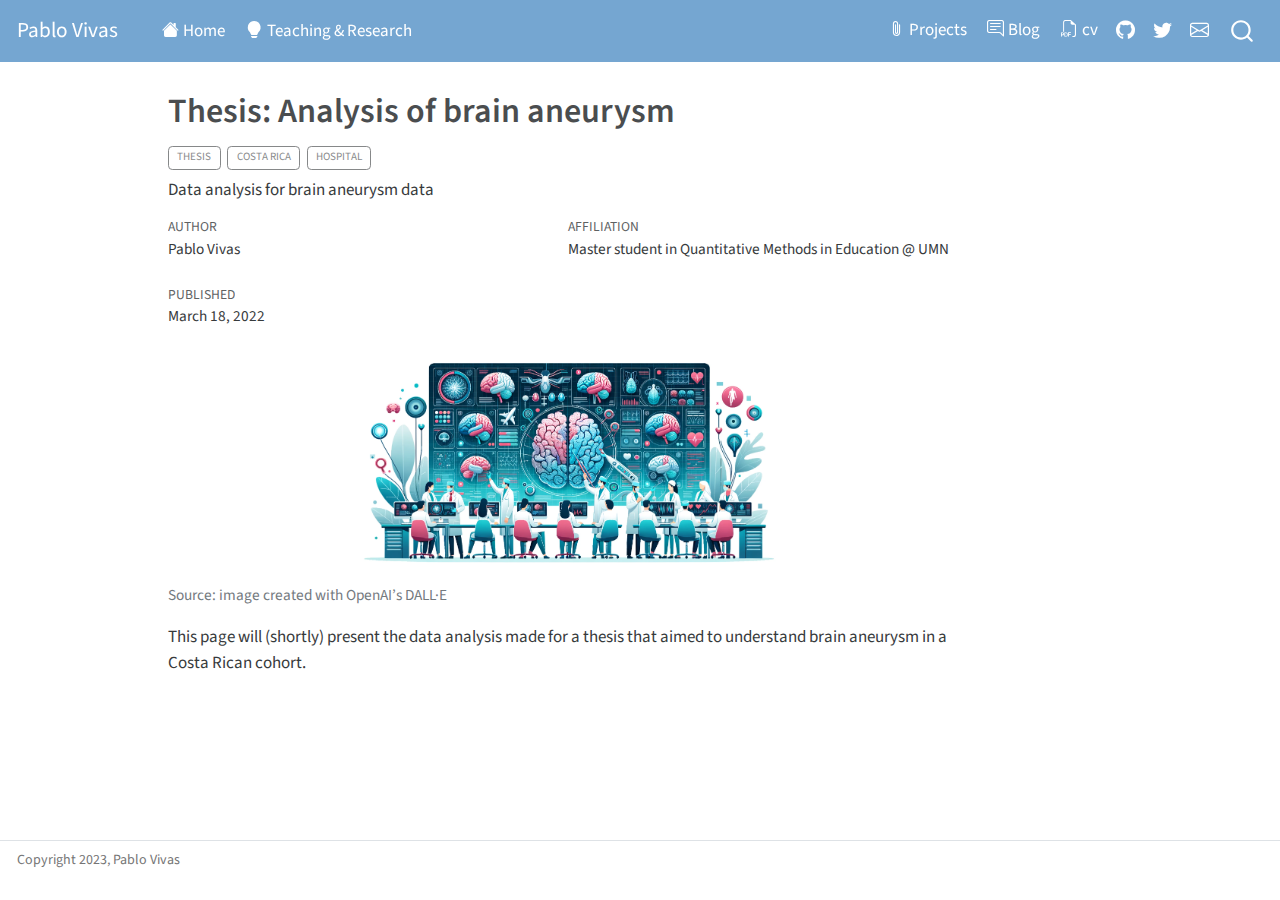
<file: docs/projects/2022-03-18-thesis-02-aneurysms/index.html>
<!DOCTYPE html>
<html xmlns="http://www.w3.org/1999/xhtml" lang="en" xml:lang="en"><head>

<meta charset="utf-8">
<meta name="generator" content="quarto-1.3.433">

<meta name="viewport" content="width=device-width, initial-scale=1.0, user-scalable=yes">

<meta name="author" content="Pablo Vivas">
<meta name="dcterms.date" content="2022-03-18">
<meta name="description" content="Data analysis for brain aneurysm data">

<title>Pablo Vivas - Thesis: Analysis of brain aneurysm</title>
<style>
code{white-space: pre-wrap;}
span.smallcaps{font-variant: small-caps;}
div.columns{display: flex; gap: min(4vw, 1.5em);}
div.column{flex: auto; overflow-x: auto;}
div.hanging-indent{margin-left: 1.5em; text-indent: -1.5em;}
ul.task-list{list-style: none;}
ul.task-list li input[type="checkbox"] {
  width: 0.8em;
  margin: 0 0.8em 0.2em -1em; /* quarto-specific, see https://github.com/quarto-dev/quarto-cli/issues/4556 */ 
  vertical-align: middle;
}
</style>


<script src="../../site_libs/quarto-nav/quarto-nav.js"></script>
<script src="../../site_libs/quarto-nav/headroom.min.js"></script>
<script src="../../site_libs/clipboard/clipboard.min.js"></script>
<script src="../../site_libs/quarto-search/autocomplete.umd.js"></script>
<script src="../../site_libs/quarto-search/fuse.min.js"></script>
<script src="../../site_libs/quarto-search/quarto-search.js"></script>
<meta name="quarto:offset" content="../../">
<script src="../../site_libs/quarto-html/quarto.js"></script>
<script src="../../site_libs/quarto-html/popper.min.js"></script>
<script src="../../site_libs/quarto-html/tippy.umd.min.js"></script>
<script src="../../site_libs/quarto-html/anchor.min.js"></script>
<link href="../../site_libs/quarto-html/tippy.css" rel="stylesheet">
<link href="../../site_libs/quarto-html/quarto-syntax-highlighting.css" rel="stylesheet" id="quarto-text-highlighting-styles">
<script src="../../site_libs/bootstrap/bootstrap.min.js"></script>
<link href="../../site_libs/bootstrap/bootstrap-icons.css" rel="stylesheet">
<link href="../../site_libs/bootstrap/bootstrap.min.css" rel="stylesheet" id="quarto-bootstrap" data-mode="light">
<script id="quarto-search-options" type="application/json">{
  "location": "navbar",
  "copy-button": false,
  "collapse-after": 3,
  "panel-placement": "end",
  "type": "overlay",
  "limit": 20,
  "language": {
    "search-no-results-text": "No results",
    "search-matching-documents-text": "matching documents",
    "search-copy-link-title": "Copy link to search",
    "search-hide-matches-text": "Hide additional matches",
    "search-more-match-text": "more match in this document",
    "search-more-matches-text": "more matches in this document",
    "search-clear-button-title": "Clear",
    "search-detached-cancel-button-title": "Cancel",
    "search-submit-button-title": "Submit",
    "search-label": "Search"
  }
}</script>


<link rel="stylesheet" href="../../styles.css">
</head>

<body class="nav-fixed">

<div id="quarto-search-results"></div>
  <header id="quarto-header" class="headroom fixed-top">
    <nav class="navbar navbar-expand-lg navbar-dark ">
      <div class="navbar-container container-fluid">
      <div class="navbar-brand-container">
    <a class="navbar-brand" href="../../index.html">
    <span class="navbar-title">Pablo Vivas</span>
    </a>
  </div>
            <div id="quarto-search" class="" title="Search"></div>
          <button class="navbar-toggler" type="button" data-bs-toggle="collapse" data-bs-target="#navbarCollapse" aria-controls="navbarCollapse" aria-expanded="false" aria-label="Toggle navigation" onclick="if (window.quartoToggleHeadroom) { window.quartoToggleHeadroom(); }">
  <span class="navbar-toggler-icon"></span>
</button>
          <div class="collapse navbar-collapse" id="navbarCollapse">
            <ul class="navbar-nav navbar-nav-scroll me-auto">
  <li class="nav-item">
    <a class="nav-link" href="../../index.html" rel="" target=""><i class="bi bi-house-fill" role="img">
</i> 
 <span class="menu-text">Home</span></a>
  </li>  
  <li class="nav-item">
    <a class="nav-link" href="../../research.html" rel="" target=""><i class="bi bi-lightbulb-fill" role="img">
</i> 
 <span class="menu-text">Teaching &amp; Research</span></a>
  </li>  
</ul>
            <ul class="navbar-nav navbar-nav-scroll ms-auto">
  <li class="nav-item">
    <a class="nav-link" href="../../projects.html" rel="" target=""><i class="bi bi-paperclip" role="img">
</i> 
 <span class="menu-text">Projects</span></a>
  </li>  
  <li class="nav-item">
    <a class="nav-link" href="../../blog.html" rel="" target=""><i class="bi bi-chat-right-text" role="img">
</i> 
 <span class="menu-text">Blog</span></a>
  </li>  
  <li class="nav-item">
    <a class="nav-link" href="../../cv/cv-pablo-vivas.pdf" rel="" target=""><i class="bi bi-filetype-pdf" role="img">
</i> 
 <span class="menu-text">cv</span></a>
  </li>  
  <li class="nav-item compact">
    <a class="nav-link" href="https://github.com/vivas014" rel="" target=""><i class="bi bi-github" role="img">
</i> 
 <span class="menu-text"></span></a>
  </li>  
  <li class="nav-item compact">
    <a class="nav-link" href="https://twitter.com/pablovivasc" rel="" target=""><i class="bi bi-twitter" role="img">
</i> 
 <span class="menu-text"></span></a>
  </li>  
  <li class="nav-item compact">
    <a class="nav-link" href="mailto:vivas014@umn.edu" rel="" target=""><i class="bi bi-envelope" role="img">
</i> 
 <span class="menu-text"></span></a>
  </li>  
</ul>
            <div class="quarto-navbar-tools">
</div>
          </div> <!-- /navcollapse -->
      </div> <!-- /container-fluid -->
    </nav>
</header>
<!-- content -->
<div id="quarto-content" class="quarto-container page-columns page-rows-contents page-layout-article page-navbar">
<!-- sidebar -->
<!-- margin-sidebar -->
    <div id="quarto-margin-sidebar" class="sidebar margin-sidebar">
        
    </div>
<!-- main -->
<main class="content" id="quarto-document-content">

<header id="title-block-header" class="quarto-title-block default">
<div class="quarto-title">
<h1 class="title">Thesis: Analysis of brain aneurysm</h1>
  <div class="quarto-categories">
    <div class="quarto-category">Thesis</div>
    <div class="quarto-category">Costa Rica</div>
    <div class="quarto-category">Hospital</div>
  </div>
  </div>

<div>
  <div class="description">
    Data analysis for brain aneurysm data
  </div>
</div>

<div class="quarto-title-meta-author">
  <div class="quarto-title-meta-heading">Author</div>
  <div class="quarto-title-meta-heading">Affiliation</div>
  
    <div class="quarto-title-meta-contents">
    <p class="author"><a href="https://vivas014.github.io/personal-website/">Pablo Vivas</a> </p>
  </div>
    <div class="quarto-title-meta-contents">
        <p class="affiliation">
            Master student in Quantitative Methods in Education @ UMN
          </p>
      </div>
    </div>

<div class="quarto-title-meta">

      
    <div>
    <div class="quarto-title-meta-heading">Published</div>
    <div class="quarto-title-meta-contents">
      <p class="date">March 18, 2022</p>
    </div>
  </div>
  
    
  </div>
  

</header>

<div id="fig:tennis-dalle">
<div class="quarto-figure quarto-figure-center">
<figure class="figure">
<p><img src="neuro-01.png" class="img-fluid figure-img" alt="neuro-01" width="416"></p>
<figcaption class="figure-caption">Source: image created with OpenAI’s DALL·E</figcaption>
</figure>
</div>
</div>
<p>This page will (shortly) present the data analysis made for a thesis that aimed to understand brain aneurysm in a Costa Rican cohort.</p>



</main> <!-- /main -->
<script id="quarto-html-after-body" type="application/javascript">
window.document.addEventListener("DOMContentLoaded", function (event) {
  const toggleBodyColorMode = (bsSheetEl) => {
    const mode = bsSheetEl.getAttribute("data-mode");
    const bodyEl = window.document.querySelector("body");
    if (mode === "dark") {
      bodyEl.classList.add("quarto-dark");
      bodyEl.classList.remove("quarto-light");
    } else {
      bodyEl.classList.add("quarto-light");
      bodyEl.classList.remove("quarto-dark");
    }
  }
  const toggleBodyColorPrimary = () => {
    const bsSheetEl = window.document.querySelector("link#quarto-bootstrap");
    if (bsSheetEl) {
      toggleBodyColorMode(bsSheetEl);
    }
  }
  toggleBodyColorPrimary();  
  const icon = "";
  const anchorJS = new window.AnchorJS();
  anchorJS.options = {
    placement: 'right',
    icon: icon
  };
  anchorJS.add('.anchored');
  const isCodeAnnotation = (el) => {
    for (const clz of el.classList) {
      if (clz.startsWith('code-annotation-')) {                     
        return true;
      }
    }
    return false;
  }
  const clipboard = new window.ClipboardJS('.code-copy-button', {
    text: function(trigger) {
      const codeEl = trigger.previousElementSibling.cloneNode(true);
      for (const childEl of codeEl.children) {
        if (isCodeAnnotation(childEl)) {
          childEl.remove();
        }
      }
      return codeEl.innerText;
    }
  });
  clipboard.on('success', function(e) {
    // button target
    const button = e.trigger;
    // don't keep focus
    button.blur();
    // flash "checked"
    button.classList.add('code-copy-button-checked');
    var currentTitle = button.getAttribute("title");
    button.setAttribute("title", "Copied!");
    let tooltip;
    if (window.bootstrap) {
      button.setAttribute("data-bs-toggle", "tooltip");
      button.setAttribute("data-bs-placement", "left");
      button.setAttribute("data-bs-title", "Copied!");
      tooltip = new bootstrap.Tooltip(button, 
        { trigger: "manual", 
          customClass: "code-copy-button-tooltip",
          offset: [0, -8]});
      tooltip.show();    
    }
    setTimeout(function() {
      if (tooltip) {
        tooltip.hide();
        button.removeAttribute("data-bs-title");
        button.removeAttribute("data-bs-toggle");
        button.removeAttribute("data-bs-placement");
      }
      button.setAttribute("title", currentTitle);
      button.classList.remove('code-copy-button-checked');
    }, 1000);
    // clear code selection
    e.clearSelection();
  });
  function tippyHover(el, contentFn) {
    const config = {
      allowHTML: true,
      content: contentFn,
      maxWidth: 500,
      delay: 100,
      arrow: false,
      appendTo: function(el) {
          return el.parentElement;
      },
      interactive: true,
      interactiveBorder: 10,
      theme: 'quarto',
      placement: 'bottom-start'
    };
    window.tippy(el, config); 
  }
  const noterefs = window.document.querySelectorAll('a[role="doc-noteref"]');
  for (var i=0; i<noterefs.length; i++) {
    const ref = noterefs[i];
    tippyHover(ref, function() {
      // use id or data attribute instead here
      let href = ref.getAttribute('data-footnote-href') || ref.getAttribute('href');
      try { href = new URL(href).hash; } catch {}
      const id = href.replace(/^#\/?/, "");
      const note = window.document.getElementById(id);
      return note.innerHTML;
    });
  }
      let selectedAnnoteEl;
      const selectorForAnnotation = ( cell, annotation) => {
        let cellAttr = 'data-code-cell="' + cell + '"';
        let lineAttr = 'data-code-annotation="' +  annotation + '"';
        const selector = 'span[' + cellAttr + '][' + lineAttr + ']';
        return selector;
      }
      const selectCodeLines = (annoteEl) => {
        const doc = window.document;
        const targetCell = annoteEl.getAttribute("data-target-cell");
        const targetAnnotation = annoteEl.getAttribute("data-target-annotation");
        const annoteSpan = window.document.querySelector(selectorForAnnotation(targetCell, targetAnnotation));
        const lines = annoteSpan.getAttribute("data-code-lines").split(",");
        const lineIds = lines.map((line) => {
          return targetCell + "-" + line;
        })
        let top = null;
        let height = null;
        let parent = null;
        if (lineIds.length > 0) {
            //compute the position of the single el (top and bottom and make a div)
            const el = window.document.getElementById(lineIds[0]);
            top = el.offsetTop;
            height = el.offsetHeight;
            parent = el.parentElement.parentElement;
          if (lineIds.length > 1) {
            const lastEl = window.document.getElementById(lineIds[lineIds.length - 1]);
            const bottom = lastEl.offsetTop + lastEl.offsetHeight;
            height = bottom - top;
          }
          if (top !== null && height !== null && parent !== null) {
            // cook up a div (if necessary) and position it 
            let div = window.document.getElementById("code-annotation-line-highlight");
            if (div === null) {
              div = window.document.createElement("div");
              div.setAttribute("id", "code-annotation-line-highlight");
              div.style.position = 'absolute';
              parent.appendChild(div);
            }
            div.style.top = top - 2 + "px";
            div.style.height = height + 4 + "px";
            let gutterDiv = window.document.getElementById("code-annotation-line-highlight-gutter");
            if (gutterDiv === null) {
              gutterDiv = window.document.createElement("div");
              gutterDiv.setAttribute("id", "code-annotation-line-highlight-gutter");
              gutterDiv.style.position = 'absolute';
              const codeCell = window.document.getElementById(targetCell);
              const gutter = codeCell.querySelector('.code-annotation-gutter');
              gutter.appendChild(gutterDiv);
            }
            gutterDiv.style.top = top - 2 + "px";
            gutterDiv.style.height = height + 4 + "px";
          }
          selectedAnnoteEl = annoteEl;
        }
      };
      const unselectCodeLines = () => {
        const elementsIds = ["code-annotation-line-highlight", "code-annotation-line-highlight-gutter"];
        elementsIds.forEach((elId) => {
          const div = window.document.getElementById(elId);
          if (div) {
            div.remove();
          }
        });
        selectedAnnoteEl = undefined;
      };
      // Attach click handler to the DT
      const annoteDls = window.document.querySelectorAll('dt[data-target-cell]');
      for (const annoteDlNode of annoteDls) {
        annoteDlNode.addEventListener('click', (event) => {
          const clickedEl = event.target;
          if (clickedEl !== selectedAnnoteEl) {
            unselectCodeLines();
            const activeEl = window.document.querySelector('dt[data-target-cell].code-annotation-active');
            if (activeEl) {
              activeEl.classList.remove('code-annotation-active');
            }
            selectCodeLines(clickedEl);
            clickedEl.classList.add('code-annotation-active');
          } else {
            // Unselect the line
            unselectCodeLines();
            clickedEl.classList.remove('code-annotation-active');
          }
        });
      }
  const findCites = (el) => {
    const parentEl = el.parentElement;
    if (parentEl) {
      const cites = parentEl.dataset.cites;
      if (cites) {
        return {
          el,
          cites: cites.split(' ')
        };
      } else {
        return findCites(el.parentElement)
      }
    } else {
      return undefined;
    }
  };
  var bibliorefs = window.document.querySelectorAll('a[role="doc-biblioref"]');
  for (var i=0; i<bibliorefs.length; i++) {
    const ref = bibliorefs[i];
    const citeInfo = findCites(ref);
    if (citeInfo) {
      tippyHover(citeInfo.el, function() {
        var popup = window.document.createElement('div');
        citeInfo.cites.forEach(function(cite) {
          var citeDiv = window.document.createElement('div');
          citeDiv.classList.add('hanging-indent');
          citeDiv.classList.add('csl-entry');
          var biblioDiv = window.document.getElementById('ref-' + cite);
          if (biblioDiv) {
            citeDiv.innerHTML = biblioDiv.innerHTML;
          }
          popup.appendChild(citeDiv);
        });
        return popup.innerHTML;
      });
    }
  }
});
</script>
</div> <!-- /content -->
<footer class="footer">
  <div class="nav-footer">
    <div class="nav-footer-left">Copyright 2023, Pablo Vivas</div>   
    <div class="nav-footer-center">
      &nbsp;
    </div>
    <div class="nav-footer-right">
      &nbsp;
    </div>
  </div>
</footer>



</body></html>
</file>
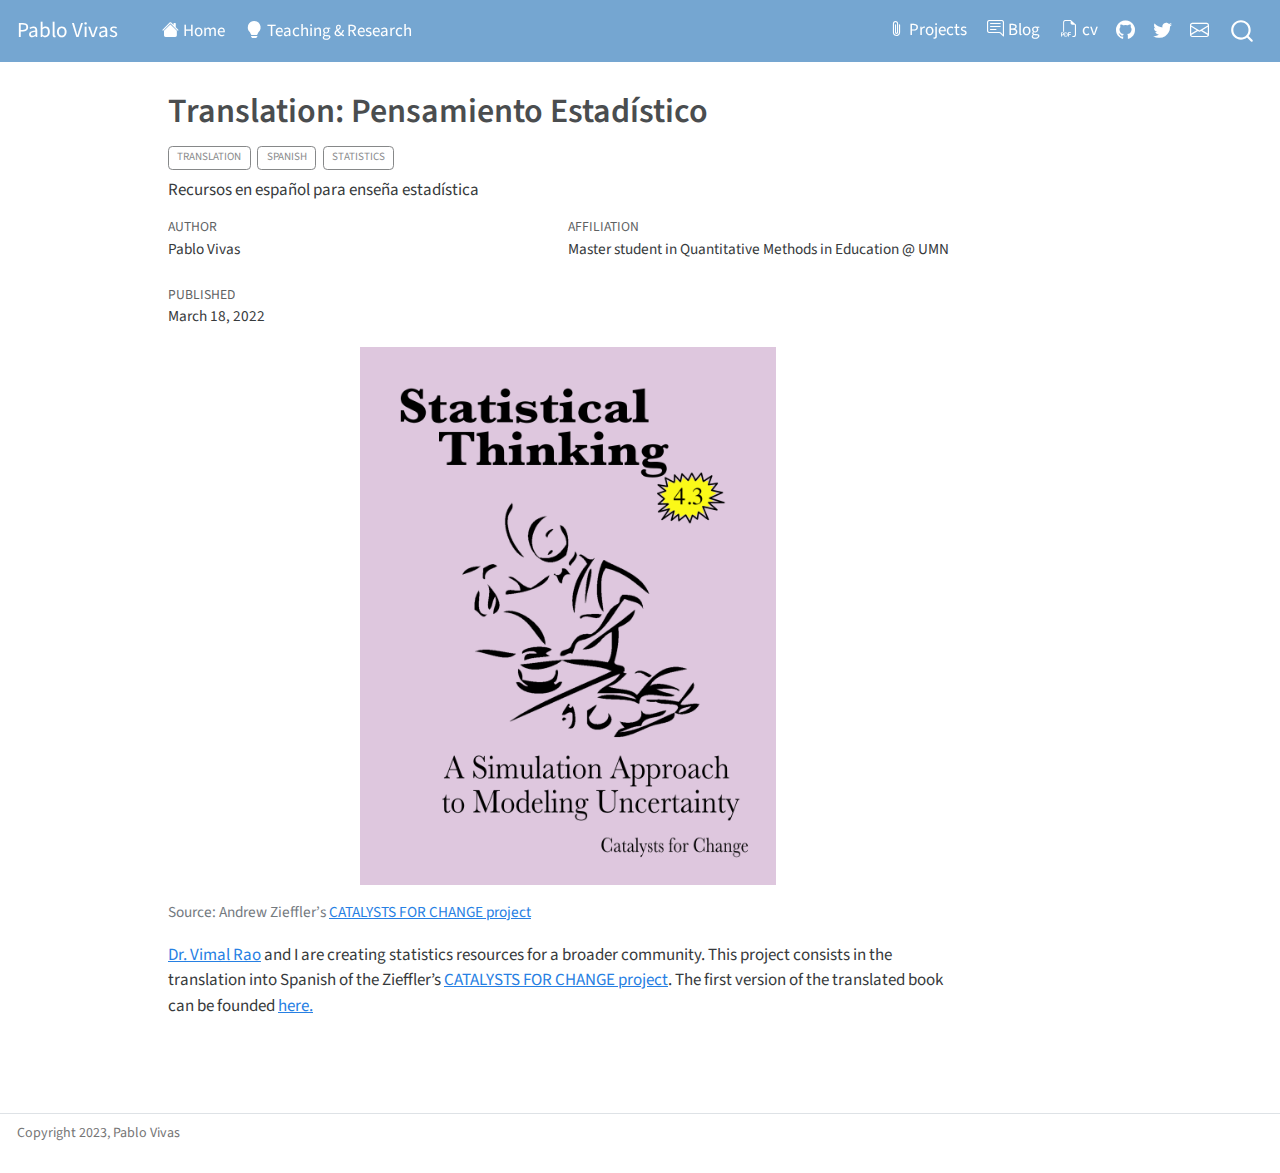
<file: docs/projects/2022-10-01-catalyst-translation/index.html>
<!DOCTYPE html>
<html xmlns="http://www.w3.org/1999/xhtml" lang="en" xml:lang="en"><head>

<meta charset="utf-8">
<meta name="generator" content="quarto-1.3.433">

<meta name="viewport" content="width=device-width, initial-scale=1.0, user-scalable=yes">

<meta name="author" content="Pablo Vivas">
<meta name="dcterms.date" content="2022-03-18">
<meta name="description" content="Recursos en español para enseña estadística">

<title>Pablo Vivas - Translation: Pensamiento Estadístico</title>
<style>
code{white-space: pre-wrap;}
span.smallcaps{font-variant: small-caps;}
div.columns{display: flex; gap: min(4vw, 1.5em);}
div.column{flex: auto; overflow-x: auto;}
div.hanging-indent{margin-left: 1.5em; text-indent: -1.5em;}
ul.task-list{list-style: none;}
ul.task-list li input[type="checkbox"] {
  width: 0.8em;
  margin: 0 0.8em 0.2em -1em; /* quarto-specific, see https://github.com/quarto-dev/quarto-cli/issues/4556 */ 
  vertical-align: middle;
}
</style>


<script src="../../site_libs/quarto-nav/quarto-nav.js"></script>
<script src="../../site_libs/quarto-nav/headroom.min.js"></script>
<script src="../../site_libs/clipboard/clipboard.min.js"></script>
<script src="../../site_libs/quarto-search/autocomplete.umd.js"></script>
<script src="../../site_libs/quarto-search/fuse.min.js"></script>
<script src="../../site_libs/quarto-search/quarto-search.js"></script>
<meta name="quarto:offset" content="../../">
<script src="../../site_libs/quarto-html/quarto.js"></script>
<script src="../../site_libs/quarto-html/popper.min.js"></script>
<script src="../../site_libs/quarto-html/tippy.umd.min.js"></script>
<script src="../../site_libs/quarto-html/anchor.min.js"></script>
<link href="../../site_libs/quarto-html/tippy.css" rel="stylesheet">
<link href="../../site_libs/quarto-html/quarto-syntax-highlighting.css" rel="stylesheet" id="quarto-text-highlighting-styles">
<script src="../../site_libs/bootstrap/bootstrap.min.js"></script>
<link href="../../site_libs/bootstrap/bootstrap-icons.css" rel="stylesheet">
<link href="../../site_libs/bootstrap/bootstrap.min.css" rel="stylesheet" id="quarto-bootstrap" data-mode="light">
<script id="quarto-search-options" type="application/json">{
  "location": "navbar",
  "copy-button": false,
  "collapse-after": 3,
  "panel-placement": "end",
  "type": "overlay",
  "limit": 20,
  "language": {
    "search-no-results-text": "No results",
    "search-matching-documents-text": "matching documents",
    "search-copy-link-title": "Copy link to search",
    "search-hide-matches-text": "Hide additional matches",
    "search-more-match-text": "more match in this document",
    "search-more-matches-text": "more matches in this document",
    "search-clear-button-title": "Clear",
    "search-detached-cancel-button-title": "Cancel",
    "search-submit-button-title": "Submit",
    "search-label": "Search"
  }
}</script>


<link rel="stylesheet" href="../../styles.css">
</head>

<body class="nav-fixed">

<div id="quarto-search-results"></div>
  <header id="quarto-header" class="headroom fixed-top">
    <nav class="navbar navbar-expand-lg navbar-dark ">
      <div class="navbar-container container-fluid">
      <div class="navbar-brand-container">
    <a class="navbar-brand" href="../../index.html">
    <span class="navbar-title">Pablo Vivas</span>
    </a>
  </div>
            <div id="quarto-search" class="" title="Search"></div>
          <button class="navbar-toggler" type="button" data-bs-toggle="collapse" data-bs-target="#navbarCollapse" aria-controls="navbarCollapse" aria-expanded="false" aria-label="Toggle navigation" onclick="if (window.quartoToggleHeadroom) { window.quartoToggleHeadroom(); }">
  <span class="navbar-toggler-icon"></span>
</button>
          <div class="collapse navbar-collapse" id="navbarCollapse">
            <ul class="navbar-nav navbar-nav-scroll me-auto">
  <li class="nav-item">
    <a class="nav-link" href="../../index.html" rel="" target=""><i class="bi bi-house-fill" role="img">
</i> 
 <span class="menu-text">Home</span></a>
  </li>  
  <li class="nav-item">
    <a class="nav-link" href="../../research.html" rel="" target=""><i class="bi bi-lightbulb-fill" role="img">
</i> 
 <span class="menu-text">Teaching &amp; Research</span></a>
  </li>  
</ul>
            <ul class="navbar-nav navbar-nav-scroll ms-auto">
  <li class="nav-item">
    <a class="nav-link" href="../../projects.html" rel="" target=""><i class="bi bi-paperclip" role="img">
</i> 
 <span class="menu-text">Projects</span></a>
  </li>  
  <li class="nav-item">
    <a class="nav-link" href="../../blog.html" rel="" target=""><i class="bi bi-chat-right-text" role="img">
</i> 
 <span class="menu-text">Blog</span></a>
  </li>  
  <li class="nav-item">
    <a class="nav-link" href="../../cv/cv-pablo-vivas.pdf" rel="" target=""><i class="bi bi-filetype-pdf" role="img">
</i> 
 <span class="menu-text">cv</span></a>
  </li>  
  <li class="nav-item compact">
    <a class="nav-link" href="https://github.com/vivas014" rel="" target=""><i class="bi bi-github" role="img">
</i> 
 <span class="menu-text"></span></a>
  </li>  
  <li class="nav-item compact">
    <a class="nav-link" href="https://twitter.com/pablovivasc" rel="" target=""><i class="bi bi-twitter" role="img">
</i> 
 <span class="menu-text"></span></a>
  </li>  
  <li class="nav-item compact">
    <a class="nav-link" href="mailto:vivas014@umn.edu" rel="" target=""><i class="bi bi-envelope" role="img">
</i> 
 <span class="menu-text"></span></a>
  </li>  
</ul>
            <div class="quarto-navbar-tools">
</div>
          </div> <!-- /navcollapse -->
      </div> <!-- /container-fluid -->
    </nav>
</header>
<!-- content -->
<div id="quarto-content" class="quarto-container page-columns page-rows-contents page-layout-article page-navbar">
<!-- sidebar -->
<!-- margin-sidebar -->
    <div id="quarto-margin-sidebar" class="sidebar margin-sidebar">
        
    </div>
<!-- main -->
<main class="content" id="quarto-document-content">

<header id="title-block-header" class="quarto-title-block default">
<div class="quarto-title">
<h1 class="title">Translation: Pensamiento Estadístico</h1>
  <div class="quarto-categories">
    <div class="quarto-category">Translation</div>
    <div class="quarto-category">Spanish</div>
    <div class="quarto-category">Statistics</div>
  </div>
  </div>

<div>
  <div class="description">
    Recursos en español para enseña estadística
  </div>
</div>

<div class="quarto-title-meta-author">
  <div class="quarto-title-meta-heading">Author</div>
  <div class="quarto-title-meta-heading">Affiliation</div>
  
    <div class="quarto-title-meta-contents">
    <p class="author"><a href="https://vivas014.github.io/personal-website/">Pablo Vivas</a> </p>
  </div>
    <div class="quarto-title-meta-contents">
        <p class="affiliation">
            Master student in Quantitative Methods in Education @ UMN
          </p>
      </div>
    </div>

<div class="quarto-title-meta">

      
    <div>
    <div class="quarto-title-meta-heading">Published</div>
    <div class="quarto-title-meta-contents">
      <p class="date">March 18, 2022</p>
    </div>
  </div>
  
    
  </div>
  

</header>

<div id="fig:tennis-dalle">
<div class="quarto-figure quarto-figure-center">
<figure class="figure">
<p><img src="catalyst.png" class="img-fluid figure-img" alt="neuro-01" width="416"></p>
<figcaption class="figure-caption">Source: Andrew Zieffler’s <a href="https://github.com/zief0002/statistical-thinking">CATALYSTS FOR CHANGE project</a></figcaption>
</figure>
</div>
</div>
<p><a href="https://raovnv.github.io/">Dr.&nbsp;Vimal Rao</a> and I are creating statistics resources for a broader community. This project consists in the translation into Spanish of the Zieffler’s <a href="https://github.com/zief0002/statistical-thinking">CATALYSTS FOR CHANGE project</a>. The first version of the translated book can be founded <a href="https://raovnv.github.io/pensamiento-estadistico/">here.</a></p>



</main> <!-- /main -->
<script id="quarto-html-after-body" type="application/javascript">
window.document.addEventListener("DOMContentLoaded", function (event) {
  const toggleBodyColorMode = (bsSheetEl) => {
    const mode = bsSheetEl.getAttribute("data-mode");
    const bodyEl = window.document.querySelector("body");
    if (mode === "dark") {
      bodyEl.classList.add("quarto-dark");
      bodyEl.classList.remove("quarto-light");
    } else {
      bodyEl.classList.add("quarto-light");
      bodyEl.classList.remove("quarto-dark");
    }
  }
  const toggleBodyColorPrimary = () => {
    const bsSheetEl = window.document.querySelector("link#quarto-bootstrap");
    if (bsSheetEl) {
      toggleBodyColorMode(bsSheetEl);
    }
  }
  toggleBodyColorPrimary();  
  const icon = "";
  const anchorJS = new window.AnchorJS();
  anchorJS.options = {
    placement: 'right',
    icon: icon
  };
  anchorJS.add('.anchored');
  const isCodeAnnotation = (el) => {
    for (const clz of el.classList) {
      if (clz.startsWith('code-annotation-')) {                     
        return true;
      }
    }
    return false;
  }
  const clipboard = new window.ClipboardJS('.code-copy-button', {
    text: function(trigger) {
      const codeEl = trigger.previousElementSibling.cloneNode(true);
      for (const childEl of codeEl.children) {
        if (isCodeAnnotation(childEl)) {
          childEl.remove();
        }
      }
      return codeEl.innerText;
    }
  });
  clipboard.on('success', function(e) {
    // button target
    const button = e.trigger;
    // don't keep focus
    button.blur();
    // flash "checked"
    button.classList.add('code-copy-button-checked');
    var currentTitle = button.getAttribute("title");
    button.setAttribute("title", "Copied!");
    let tooltip;
    if (window.bootstrap) {
      button.setAttribute("data-bs-toggle", "tooltip");
      button.setAttribute("data-bs-placement", "left");
      button.setAttribute("data-bs-title", "Copied!");
      tooltip = new bootstrap.Tooltip(button, 
        { trigger: "manual", 
          customClass: "code-copy-button-tooltip",
          offset: [0, -8]});
      tooltip.show();    
    }
    setTimeout(function() {
      if (tooltip) {
        tooltip.hide();
        button.removeAttribute("data-bs-title");
        button.removeAttribute("data-bs-toggle");
        button.removeAttribute("data-bs-placement");
      }
      button.setAttribute("title", currentTitle);
      button.classList.remove('code-copy-button-checked');
    }, 1000);
    // clear code selection
    e.clearSelection();
  });
  function tippyHover(el, contentFn) {
    const config = {
      allowHTML: true,
      content: contentFn,
      maxWidth: 500,
      delay: 100,
      arrow: false,
      appendTo: function(el) {
          return el.parentElement;
      },
      interactive: true,
      interactiveBorder: 10,
      theme: 'quarto',
      placement: 'bottom-start'
    };
    window.tippy(el, config); 
  }
  const noterefs = window.document.querySelectorAll('a[role="doc-noteref"]');
  for (var i=0; i<noterefs.length; i++) {
    const ref = noterefs[i];
    tippyHover(ref, function() {
      // use id or data attribute instead here
      let href = ref.getAttribute('data-footnote-href') || ref.getAttribute('href');
      try { href = new URL(href).hash; } catch {}
      const id = href.replace(/^#\/?/, "");
      const note = window.document.getElementById(id);
      return note.innerHTML;
    });
  }
      let selectedAnnoteEl;
      const selectorForAnnotation = ( cell, annotation) => {
        let cellAttr = 'data-code-cell="' + cell + '"';
        let lineAttr = 'data-code-annotation="' +  annotation + '"';
        const selector = 'span[' + cellAttr + '][' + lineAttr + ']';
        return selector;
      }
      const selectCodeLines = (annoteEl) => {
        const doc = window.document;
        const targetCell = annoteEl.getAttribute("data-target-cell");
        const targetAnnotation = annoteEl.getAttribute("data-target-annotation");
        const annoteSpan = window.document.querySelector(selectorForAnnotation(targetCell, targetAnnotation));
        const lines = annoteSpan.getAttribute("data-code-lines").split(",");
        const lineIds = lines.map((line) => {
          return targetCell + "-" + line;
        })
        let top = null;
        let height = null;
        let parent = null;
        if (lineIds.length > 0) {
            //compute the position of the single el (top and bottom and make a div)
            const el = window.document.getElementById(lineIds[0]);
            top = el.offsetTop;
            height = el.offsetHeight;
            parent = el.parentElement.parentElement;
          if (lineIds.length > 1) {
            const lastEl = window.document.getElementById(lineIds[lineIds.length - 1]);
            const bottom = lastEl.offsetTop + lastEl.offsetHeight;
            height = bottom - top;
          }
          if (top !== null && height !== null && parent !== null) {
            // cook up a div (if necessary) and position it 
            let div = window.document.getElementById("code-annotation-line-highlight");
            if (div === null) {
              div = window.document.createElement("div");
              div.setAttribute("id", "code-annotation-line-highlight");
              div.style.position = 'absolute';
              parent.appendChild(div);
            }
            div.style.top = top - 2 + "px";
            div.style.height = height + 4 + "px";
            let gutterDiv = window.document.getElementById("code-annotation-line-highlight-gutter");
            if (gutterDiv === null) {
              gutterDiv = window.document.createElement("div");
              gutterDiv.setAttribute("id", "code-annotation-line-highlight-gutter");
              gutterDiv.style.position = 'absolute';
              const codeCell = window.document.getElementById(targetCell);
              const gutter = codeCell.querySelector('.code-annotation-gutter');
              gutter.appendChild(gutterDiv);
            }
            gutterDiv.style.top = top - 2 + "px";
            gutterDiv.style.height = height + 4 + "px";
          }
          selectedAnnoteEl = annoteEl;
        }
      };
      const unselectCodeLines = () => {
        const elementsIds = ["code-annotation-line-highlight", "code-annotation-line-highlight-gutter"];
        elementsIds.forEach((elId) => {
          const div = window.document.getElementById(elId);
          if (div) {
            div.remove();
          }
        });
        selectedAnnoteEl = undefined;
      };
      // Attach click handler to the DT
      const annoteDls = window.document.querySelectorAll('dt[data-target-cell]');
      for (const annoteDlNode of annoteDls) {
        annoteDlNode.addEventListener('click', (event) => {
          const clickedEl = event.target;
          if (clickedEl !== selectedAnnoteEl) {
            unselectCodeLines();
            const activeEl = window.document.querySelector('dt[data-target-cell].code-annotation-active');
            if (activeEl) {
              activeEl.classList.remove('code-annotation-active');
            }
            selectCodeLines(clickedEl);
            clickedEl.classList.add('code-annotation-active');
          } else {
            // Unselect the line
            unselectCodeLines();
            clickedEl.classList.remove('code-annotation-active');
          }
        });
      }
  const findCites = (el) => {
    const parentEl = el.parentElement;
    if (parentEl) {
      const cites = parentEl.dataset.cites;
      if (cites) {
        return {
          el,
          cites: cites.split(' ')
        };
      } else {
        return findCites(el.parentElement)
      }
    } else {
      return undefined;
    }
  };
  var bibliorefs = window.document.querySelectorAll('a[role="doc-biblioref"]');
  for (var i=0; i<bibliorefs.length; i++) {
    const ref = bibliorefs[i];
    const citeInfo = findCites(ref);
    if (citeInfo) {
      tippyHover(citeInfo.el, function() {
        var popup = window.document.createElement('div');
        citeInfo.cites.forEach(function(cite) {
          var citeDiv = window.document.createElement('div');
          citeDiv.classList.add('hanging-indent');
          citeDiv.classList.add('csl-entry');
          var biblioDiv = window.document.getElementById('ref-' + cite);
          if (biblioDiv) {
            citeDiv.innerHTML = biblioDiv.innerHTML;
          }
          popup.appendChild(citeDiv);
        });
        return popup.innerHTML;
      });
    }
  }
});
</script>
</div> <!-- /content -->
<footer class="footer">
  <div class="nav-footer">
    <div class="nav-footer-left">Copyright 2023, Pablo Vivas</div>   
    <div class="nav-footer-center">
      &nbsp;
    </div>
    <div class="nav-footer-right">
      &nbsp;
    </div>
  </div>
</footer>



</body></html>
</file>
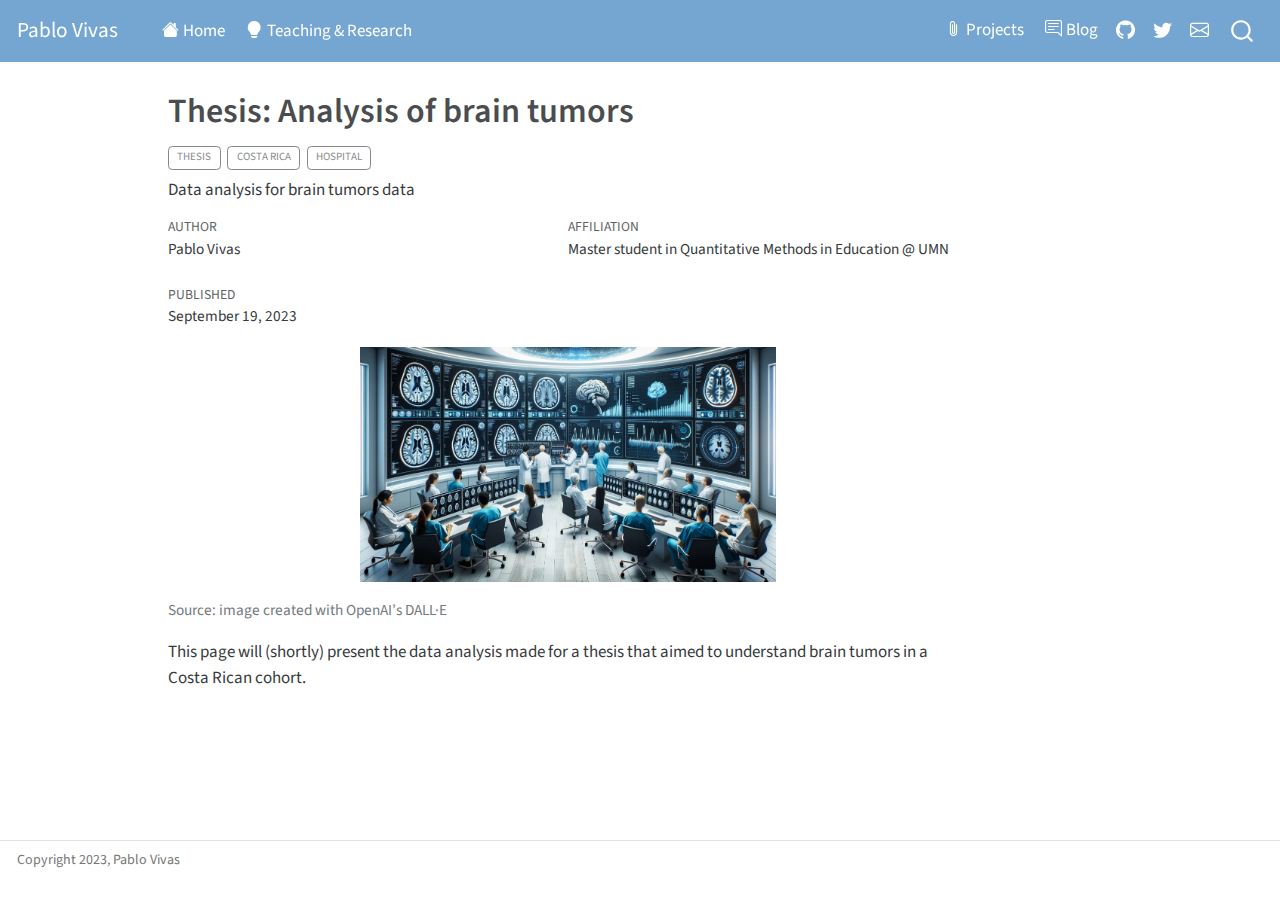
<file: docs/projects/2023-09-19-thesis-03-tumors/index.html>
<!DOCTYPE html>
<html xmlns="http://www.w3.org/1999/xhtml" lang="en" xml:lang="en"><head>

<meta charset="utf-8">
<meta name="generator" content="quarto-1.3.450">

<meta name="viewport" content="width=device-width, initial-scale=1.0, user-scalable=yes">

<meta name="author" content="Pablo Vivas">
<meta name="dcterms.date" content="2023-09-19">
<meta name="description" content="Data analysis for brain tumors data">

<title>Pablo Vivas - Thesis: Analysis of brain tumors</title>
<style>
code{white-space: pre-wrap;}
span.smallcaps{font-variant: small-caps;}
div.columns{display: flex; gap: min(4vw, 1.5em);}
div.column{flex: auto; overflow-x: auto;}
div.hanging-indent{margin-left: 1.5em; text-indent: -1.5em;}
ul.task-list{list-style: none;}
ul.task-list li input[type="checkbox"] {
  width: 0.8em;
  margin: 0 0.8em 0.2em -1em; /* quarto-specific, see https://github.com/quarto-dev/quarto-cli/issues/4556 */ 
  vertical-align: middle;
}
</style>


<script src="../../site_libs/quarto-nav/quarto-nav.js"></script>
<script src="../../site_libs/quarto-nav/headroom.min.js"></script>
<script src="../../site_libs/clipboard/clipboard.min.js"></script>
<script src="../../site_libs/quarto-search/autocomplete.umd.js"></script>
<script src="../../site_libs/quarto-search/fuse.min.js"></script>
<script src="../../site_libs/quarto-search/quarto-search.js"></script>
<meta name="quarto:offset" content="../../">
<script src="../../site_libs/quarto-html/quarto.js"></script>
<script src="../../site_libs/quarto-html/popper.min.js"></script>
<script src="../../site_libs/quarto-html/tippy.umd.min.js"></script>
<script src="../../site_libs/quarto-html/anchor.min.js"></script>
<link href="../../site_libs/quarto-html/tippy.css" rel="stylesheet">
<link href="../../site_libs/quarto-html/quarto-syntax-highlighting.css" rel="stylesheet" id="quarto-text-highlighting-styles">
<script src="../../site_libs/bootstrap/bootstrap.min.js"></script>
<link href="../../site_libs/bootstrap/bootstrap-icons.css" rel="stylesheet">
<link href="../../site_libs/bootstrap/bootstrap.min.css" rel="stylesheet" id="quarto-bootstrap" data-mode="light">
<script id="quarto-search-options" type="application/json">{
  "location": "navbar",
  "copy-button": false,
  "collapse-after": 3,
  "panel-placement": "end",
  "type": "overlay",
  "limit": 20,
  "language": {
    "search-no-results-text": "No results",
    "search-matching-documents-text": "matching documents",
    "search-copy-link-title": "Copy link to search",
    "search-hide-matches-text": "Hide additional matches",
    "search-more-match-text": "more match in this document",
    "search-more-matches-text": "more matches in this document",
    "search-clear-button-title": "Clear",
    "search-detached-cancel-button-title": "Cancel",
    "search-submit-button-title": "Submit",
    "search-label": "Search"
  }
}</script>


<link rel="stylesheet" href="../../styles.css">
</head>

<body class="nav-fixed">

<div id="quarto-search-results"></div>
  <header id="quarto-header" class="headroom fixed-top">
    <nav class="navbar navbar-expand-lg navbar-dark ">
      <div class="navbar-container container-fluid">
      <div class="navbar-brand-container">
    <a class="navbar-brand" href="../../index.html">
    <span class="navbar-title">Pablo Vivas</span>
    </a>
  </div>
            <div id="quarto-search" class="" title="Search"></div>
          <button class="navbar-toggler" type="button" data-bs-toggle="collapse" data-bs-target="#navbarCollapse" aria-controls="navbarCollapse" aria-expanded="false" aria-label="Toggle navigation" onclick="if (window.quartoToggleHeadroom) { window.quartoToggleHeadroom(); }">
  <span class="navbar-toggler-icon"></span>
</button>
          <div class="collapse navbar-collapse" id="navbarCollapse">
            <ul class="navbar-nav navbar-nav-scroll me-auto">
  <li class="nav-item">
    <a class="nav-link" href="../../index.html" rel="" target=""><i class="bi bi-house-fill" role="img">
</i> 
 <span class="menu-text">Home</span></a>
  </li>  
  <li class="nav-item">
    <a class="nav-link" href="../../research.html" rel="" target=""><i class="bi bi-lightbulb-fill" role="img">
</i> 
 <span class="menu-text">Teaching &amp; Research</span></a>
  </li>  
</ul>
            <ul class="navbar-nav navbar-nav-scroll ms-auto">
  <li class="nav-item">
    <a class="nav-link" href="../../projects.html" rel="" target=""><i class="bi bi-paperclip" role="img">
</i> 
 <span class="menu-text">Projects</span></a>
  </li>  
  <li class="nav-item">
    <a class="nav-link" href="../../blog.html" rel="" target=""><i class="bi bi-chat-right-text" role="img">
</i> 
 <span class="menu-text">Blog</span></a>
  </li>  
  <li class="nav-item compact">
    <a class="nav-link" href="https://github.com/vivas014" rel="" target=""><i class="bi bi-github" role="img">
</i> 
 <span class="menu-text"></span></a>
  </li>  
  <li class="nav-item compact">
    <a class="nav-link" href="https://twitter.com/pablovivasc" rel="" target=""><i class="bi bi-twitter" role="img">
</i> 
 <span class="menu-text"></span></a>
  </li>  
  <li class="nav-item compact">
    <a class="nav-link" href="mailto:vivas014@umn.edu" rel="" target=""><i class="bi bi-envelope" role="img">
</i> 
 <span class="menu-text"></span></a>
  </li>  
</ul>
            <div class="quarto-navbar-tools">
</div>
          </div> <!-- /navcollapse -->
      </div> <!-- /container-fluid -->
    </nav>
</header>
<!-- content -->
<div id="quarto-content" class="quarto-container page-columns page-rows-contents page-layout-article page-navbar">
<!-- sidebar -->
<!-- margin-sidebar -->
    <div id="quarto-margin-sidebar" class="sidebar margin-sidebar">
        
    </div>
<!-- main -->
<main class="content" id="quarto-document-content">

<header id="title-block-header" class="quarto-title-block default">
<div class="quarto-title">
<h1 class="title">Thesis: Analysis of brain tumors</h1>
  <div class="quarto-categories">
    <div class="quarto-category">Thesis</div>
    <div class="quarto-category">Costa Rica</div>
    <div class="quarto-category">Hospital</div>
  </div>
  </div>

<div>
  <div class="description">
    Data analysis for brain tumors data
  </div>
</div>

<div class="quarto-title-meta-author">
  <div class="quarto-title-meta-heading">Author</div>
  <div class="quarto-title-meta-heading">Affiliation</div>
  
    <div class="quarto-title-meta-contents">
    <p class="author"><a href="https://vivas014.github.io/personal-website/">Pablo Vivas</a> </p>
  </div>
    <div class="quarto-title-meta-contents">
        <p class="affiliation">
            Master student in Quantitative Methods in Education @ UMN
          </p>
      </div>
    </div>

<div class="quarto-title-meta">

      
    <div>
    <div class="quarto-title-meta-heading">Published</div>
    <div class="quarto-title-meta-contents">
      <p class="date">September 19, 2023</p>
    </div>
  </div>
  
    
  </div>
  

</header>

<div id="fig:tennis-dalle">
<div class="quarto-figure quarto-figure-center">
<figure class="figure">
<p><img src="neuro-02.png" class="img-fluid figure-img" alt="neuro-02" width="416"></p>
<figcaption class="figure-caption">Source: image created with OpenAI’s DALL·E</figcaption>
</figure>
</div>
</div>
<p>This page will (shortly) present the data analysis made for a thesis that aimed to understand brain tumors in a Costa Rican cohort.</p>



</main> <!-- /main -->
<script id="quarto-html-after-body" type="application/javascript">
window.document.addEventListener("DOMContentLoaded", function (event) {
  const toggleBodyColorMode = (bsSheetEl) => {
    const mode = bsSheetEl.getAttribute("data-mode");
    const bodyEl = window.document.querySelector("body");
    if (mode === "dark") {
      bodyEl.classList.add("quarto-dark");
      bodyEl.classList.remove("quarto-light");
    } else {
      bodyEl.classList.add("quarto-light");
      bodyEl.classList.remove("quarto-dark");
    }
  }
  const toggleBodyColorPrimary = () => {
    const bsSheetEl = window.document.querySelector("link#quarto-bootstrap");
    if (bsSheetEl) {
      toggleBodyColorMode(bsSheetEl);
    }
  }
  toggleBodyColorPrimary();  
  const icon = "";
  const anchorJS = new window.AnchorJS();
  anchorJS.options = {
    placement: 'right',
    icon: icon
  };
  anchorJS.add('.anchored');
  const isCodeAnnotation = (el) => {
    for (const clz of el.classList) {
      if (clz.startsWith('code-annotation-')) {                     
        return true;
      }
    }
    return false;
  }
  const clipboard = new window.ClipboardJS('.code-copy-button', {
    text: function(trigger) {
      const codeEl = trigger.previousElementSibling.cloneNode(true);
      for (const childEl of codeEl.children) {
        if (isCodeAnnotation(childEl)) {
          childEl.remove();
        }
      }
      return codeEl.innerText;
    }
  });
  clipboard.on('success', function(e) {
    // button target
    const button = e.trigger;
    // don't keep focus
    button.blur();
    // flash "checked"
    button.classList.add('code-copy-button-checked');
    var currentTitle = button.getAttribute("title");
    button.setAttribute("title", "Copied!");
    let tooltip;
    if (window.bootstrap) {
      button.setAttribute("data-bs-toggle", "tooltip");
      button.setAttribute("data-bs-placement", "left");
      button.setAttribute("data-bs-title", "Copied!");
      tooltip = new bootstrap.Tooltip(button, 
        { trigger: "manual", 
          customClass: "code-copy-button-tooltip",
          offset: [0, -8]});
      tooltip.show();    
    }
    setTimeout(function() {
      if (tooltip) {
        tooltip.hide();
        button.removeAttribute("data-bs-title");
        button.removeAttribute("data-bs-toggle");
        button.removeAttribute("data-bs-placement");
      }
      button.setAttribute("title", currentTitle);
      button.classList.remove('code-copy-button-checked');
    }, 1000);
    // clear code selection
    e.clearSelection();
  });
  function tippyHover(el, contentFn) {
    const config = {
      allowHTML: true,
      content: contentFn,
      maxWidth: 500,
      delay: 100,
      arrow: false,
      appendTo: function(el) {
          return el.parentElement;
      },
      interactive: true,
      interactiveBorder: 10,
      theme: 'quarto',
      placement: 'bottom-start'
    };
    window.tippy(el, config); 
  }
  const noterefs = window.document.querySelectorAll('a[role="doc-noteref"]');
  for (var i=0; i<noterefs.length; i++) {
    const ref = noterefs[i];
    tippyHover(ref, function() {
      // use id or data attribute instead here
      let href = ref.getAttribute('data-footnote-href') || ref.getAttribute('href');
      try { href = new URL(href).hash; } catch {}
      const id = href.replace(/^#\/?/, "");
      const note = window.document.getElementById(id);
      return note.innerHTML;
    });
  }
      let selectedAnnoteEl;
      const selectorForAnnotation = ( cell, annotation) => {
        let cellAttr = 'data-code-cell="' + cell + '"';
        let lineAttr = 'data-code-annotation="' +  annotation + '"';
        const selector = 'span[' + cellAttr + '][' + lineAttr + ']';
        return selector;
      }
      const selectCodeLines = (annoteEl) => {
        const doc = window.document;
        const targetCell = annoteEl.getAttribute("data-target-cell");
        const targetAnnotation = annoteEl.getAttribute("data-target-annotation");
        const annoteSpan = window.document.querySelector(selectorForAnnotation(targetCell, targetAnnotation));
        const lines = annoteSpan.getAttribute("data-code-lines").split(",");
        const lineIds = lines.map((line) => {
          return targetCell + "-" + line;
        })
        let top = null;
        let height = null;
        let parent = null;
        if (lineIds.length > 0) {
            //compute the position of the single el (top and bottom and make a div)
            const el = window.document.getElementById(lineIds[0]);
            top = el.offsetTop;
            height = el.offsetHeight;
            parent = el.parentElement.parentElement;
          if (lineIds.length > 1) {
            const lastEl = window.document.getElementById(lineIds[lineIds.length - 1]);
            const bottom = lastEl.offsetTop + lastEl.offsetHeight;
            height = bottom - top;
          }
          if (top !== null && height !== null && parent !== null) {
            // cook up a div (if necessary) and position it 
            let div = window.document.getElementById("code-annotation-line-highlight");
            if (div === null) {
              div = window.document.createElement("div");
              div.setAttribute("id", "code-annotation-line-highlight");
              div.style.position = 'absolute';
              parent.appendChild(div);
            }
            div.style.top = top - 2 + "px";
            div.style.height = height + 4 + "px";
            let gutterDiv = window.document.getElementById("code-annotation-line-highlight-gutter");
            if (gutterDiv === null) {
              gutterDiv = window.document.createElement("div");
              gutterDiv.setAttribute("id", "code-annotation-line-highlight-gutter");
              gutterDiv.style.position = 'absolute';
              const codeCell = window.document.getElementById(targetCell);
              const gutter = codeCell.querySelector('.code-annotation-gutter');
              gutter.appendChild(gutterDiv);
            }
            gutterDiv.style.top = top - 2 + "px";
            gutterDiv.style.height = height + 4 + "px";
          }
          selectedAnnoteEl = annoteEl;
        }
      };
      const unselectCodeLines = () => {
        const elementsIds = ["code-annotation-line-highlight", "code-annotation-line-highlight-gutter"];
        elementsIds.forEach((elId) => {
          const div = window.document.getElementById(elId);
          if (div) {
            div.remove();
          }
        });
        selectedAnnoteEl = undefined;
      };
      // Attach click handler to the DT
      const annoteDls = window.document.querySelectorAll('dt[data-target-cell]');
      for (const annoteDlNode of annoteDls) {
        annoteDlNode.addEventListener('click', (event) => {
          const clickedEl = event.target;
          if (clickedEl !== selectedAnnoteEl) {
            unselectCodeLines();
            const activeEl = window.document.querySelector('dt[data-target-cell].code-annotation-active');
            if (activeEl) {
              activeEl.classList.remove('code-annotation-active');
            }
            selectCodeLines(clickedEl);
            clickedEl.classList.add('code-annotation-active');
          } else {
            // Unselect the line
            unselectCodeLines();
            clickedEl.classList.remove('code-annotation-active');
          }
        });
      }
  const findCites = (el) => {
    const parentEl = el.parentElement;
    if (parentEl) {
      const cites = parentEl.dataset.cites;
      if (cites) {
        return {
          el,
          cites: cites.split(' ')
        };
      } else {
        return findCites(el.parentElement)
      }
    } else {
      return undefined;
    }
  };
  var bibliorefs = window.document.querySelectorAll('a[role="doc-biblioref"]');
  for (var i=0; i<bibliorefs.length; i++) {
    const ref = bibliorefs[i];
    const citeInfo = findCites(ref);
    if (citeInfo) {
      tippyHover(citeInfo.el, function() {
        var popup = window.document.createElement('div');
        citeInfo.cites.forEach(function(cite) {
          var citeDiv = window.document.createElement('div');
          citeDiv.classList.add('hanging-indent');
          citeDiv.classList.add('csl-entry');
          var biblioDiv = window.document.getElementById('ref-' + cite);
          if (biblioDiv) {
            citeDiv.innerHTML = biblioDiv.innerHTML;
          }
          popup.appendChild(citeDiv);
        });
        return popup.innerHTML;
      });
    }
  }
});
</script>
</div> <!-- /content -->
<footer class="footer">
  <div class="nav-footer">
    <div class="nav-footer-left">Copyright 2023, Pablo Vivas</div>   
    <div class="nav-footer-center">
      &nbsp;
    </div>
    <div class="nav-footer-right">
      &nbsp;
    </div>
  </div>
</footer>



</body></html>
</file>
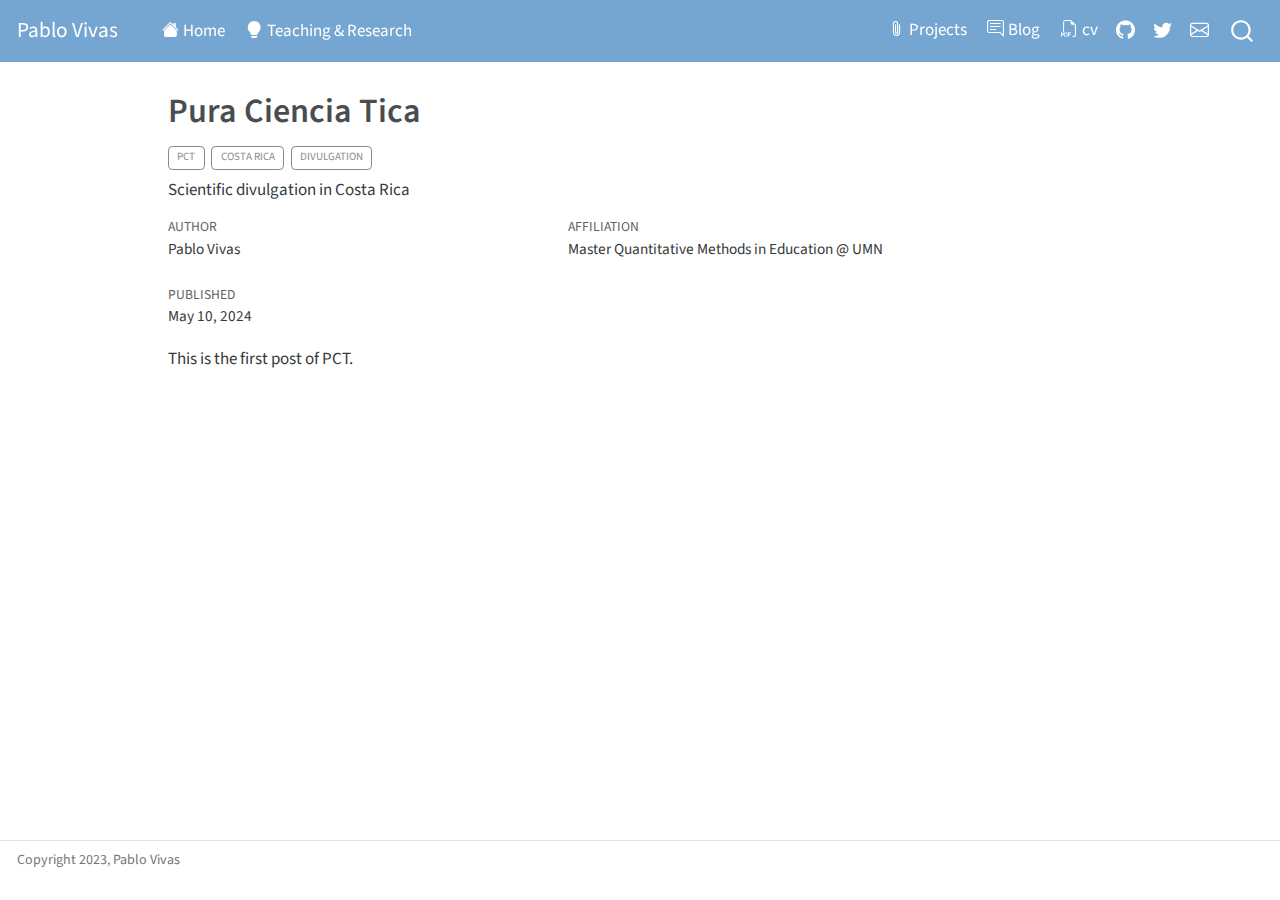
<file: docs/projects/2023-10-17-pct/index.html>
<!DOCTYPE html>
<html xmlns="http://www.w3.org/1999/xhtml" lang="en" xml:lang="en"><head>

<meta charset="utf-8">
<meta name="generator" content="quarto-1.3.433">

<meta name="viewport" content="width=device-width, initial-scale=1.0, user-scalable=yes">

<meta name="author" content="Pablo Vivas">
<meta name="dcterms.date" content="2024-05-10">
<meta name="description" content="Scientific divulgation in Costa Rica">

<title>Pablo Vivas - Pura Ciencia Tica</title>
<style>
code{white-space: pre-wrap;}
span.smallcaps{font-variant: small-caps;}
div.columns{display: flex; gap: min(4vw, 1.5em);}
div.column{flex: auto; overflow-x: auto;}
div.hanging-indent{margin-left: 1.5em; text-indent: -1.5em;}
ul.task-list{list-style: none;}
ul.task-list li input[type="checkbox"] {
  width: 0.8em;
  margin: 0 0.8em 0.2em -1em; /* quarto-specific, see https://github.com/quarto-dev/quarto-cli/issues/4556 */ 
  vertical-align: middle;
}
</style>


<script src="../../site_libs/quarto-nav/quarto-nav.js"></script>
<script src="../../site_libs/quarto-nav/headroom.min.js"></script>
<script src="../../site_libs/clipboard/clipboard.min.js"></script>
<script src="../../site_libs/quarto-search/autocomplete.umd.js"></script>
<script src="../../site_libs/quarto-search/fuse.min.js"></script>
<script src="../../site_libs/quarto-search/quarto-search.js"></script>
<meta name="quarto:offset" content="../../">
<script src="../../site_libs/quarto-html/quarto.js"></script>
<script src="../../site_libs/quarto-html/popper.min.js"></script>
<script src="../../site_libs/quarto-html/tippy.umd.min.js"></script>
<script src="../../site_libs/quarto-html/anchor.min.js"></script>
<link href="../../site_libs/quarto-html/tippy.css" rel="stylesheet">
<link href="../../site_libs/quarto-html/quarto-syntax-highlighting.css" rel="stylesheet" id="quarto-text-highlighting-styles">
<script src="../../site_libs/bootstrap/bootstrap.min.js"></script>
<link href="../../site_libs/bootstrap/bootstrap-icons.css" rel="stylesheet">
<link href="../../site_libs/bootstrap/bootstrap.min.css" rel="stylesheet" id="quarto-bootstrap" data-mode="light">
<script id="quarto-search-options" type="application/json">{
  "location": "navbar",
  "copy-button": false,
  "collapse-after": 3,
  "panel-placement": "end",
  "type": "overlay",
  "limit": 20,
  "language": {
    "search-no-results-text": "No results",
    "search-matching-documents-text": "matching documents",
    "search-copy-link-title": "Copy link to search",
    "search-hide-matches-text": "Hide additional matches",
    "search-more-match-text": "more match in this document",
    "search-more-matches-text": "more matches in this document",
    "search-clear-button-title": "Clear",
    "search-detached-cancel-button-title": "Cancel",
    "search-submit-button-title": "Submit",
    "search-label": "Search"
  }
}</script>


<link rel="stylesheet" href="../../styles.css">
</head>

<body class="nav-fixed">

<div id="quarto-search-results"></div>
  <header id="quarto-header" class="headroom fixed-top">
    <nav class="navbar navbar-expand-lg navbar-dark ">
      <div class="navbar-container container-fluid">
      <div class="navbar-brand-container">
    <a class="navbar-brand" href="../../index.html">
    <span class="navbar-title">Pablo Vivas</span>
    </a>
  </div>
            <div id="quarto-search" class="" title="Search"></div>
          <button class="navbar-toggler" type="button" data-bs-toggle="collapse" data-bs-target="#navbarCollapse" aria-controls="navbarCollapse" aria-expanded="false" aria-label="Toggle navigation" onclick="if (window.quartoToggleHeadroom) { window.quartoToggleHeadroom(); }">
  <span class="navbar-toggler-icon"></span>
</button>
          <div class="collapse navbar-collapse" id="navbarCollapse">
            <ul class="navbar-nav navbar-nav-scroll me-auto">
  <li class="nav-item">
    <a class="nav-link" href="../../index.html" rel="" target=""><i class="bi bi-house-fill" role="img">
</i> 
 <span class="menu-text">Home</span></a>
  </li>  
  <li class="nav-item">
    <a class="nav-link" href="../../research.html" rel="" target=""><i class="bi bi-lightbulb-fill" role="img">
</i> 
 <span class="menu-text">Teaching &amp; Research</span></a>
  </li>  
</ul>
            <ul class="navbar-nav navbar-nav-scroll ms-auto">
  <li class="nav-item">
    <a class="nav-link" href="../../projects.html" rel="" target=""><i class="bi bi-paperclip" role="img">
</i> 
 <span class="menu-text">Projects</span></a>
  </li>  
  <li class="nav-item">
    <a class="nav-link" href="../../blog.html" rel="" target=""><i class="bi bi-chat-right-text" role="img">
</i> 
 <span class="menu-text">Blog</span></a>
  </li>  
  <li class="nav-item">
    <a class="nav-link" href="../../cv/cv-pablo-vivas.pdf" rel="" target=""><i class="bi bi-filetype-pdf" role="img">
</i> 
 <span class="menu-text">cv</span></a>
  </li>  
  <li class="nav-item compact">
    <a class="nav-link" href="https://github.com/vivas014" rel="" target=""><i class="bi bi-github" role="img">
</i> 
 <span class="menu-text"></span></a>
  </li>  
  <li class="nav-item compact">
    <a class="nav-link" href="https://twitter.com/pablovivasc" rel="" target=""><i class="bi bi-twitter" role="img">
</i> 
 <span class="menu-text"></span></a>
  </li>  
  <li class="nav-item compact">
    <a class="nav-link" href="mailto:vivas014@umn.edu" rel="" target=""><i class="bi bi-envelope" role="img">
</i> 
 <span class="menu-text"></span></a>
  </li>  
</ul>
            <div class="quarto-navbar-tools">
</div>
          </div> <!-- /navcollapse -->
      </div> <!-- /container-fluid -->
    </nav>
</header>
<!-- content -->
<div id="quarto-content" class="quarto-container page-columns page-rows-contents page-layout-article page-navbar">
<!-- sidebar -->
<!-- margin-sidebar -->
    <div id="quarto-margin-sidebar" class="sidebar margin-sidebar">
        
    </div>
<!-- main -->
<main class="content" id="quarto-document-content">

<header id="title-block-header" class="quarto-title-block default">
<div class="quarto-title">
<h1 class="title">Pura Ciencia Tica</h1>
  <div class="quarto-categories">
    <div class="quarto-category">PCT</div>
    <div class="quarto-category">Costa Rica</div>
    <div class="quarto-category">Divulgation</div>
  </div>
  </div>

<div>
  <div class="description">
    Scientific divulgation in Costa Rica
  </div>
</div>

<div class="quarto-title-meta-author">
  <div class="quarto-title-meta-heading">Author</div>
  <div class="quarto-title-meta-heading">Affiliation</div>
  
    <div class="quarto-title-meta-contents">
    <p class="author"><a href="https://vivas014.github.io/personal-website/">Pablo Vivas</a> </p>
  </div>
    <div class="quarto-title-meta-contents">
        <p class="affiliation">
            Master Quantitative Methods in Education @ UMN
          </p>
      </div>
    </div>

<div class="quarto-title-meta">

      
    <div>
    <div class="quarto-title-meta-heading">Published</div>
    <div class="quarto-title-meta-contents">
      <p class="date">May 10, 2024</p>
    </div>
  </div>
  
    
  </div>
  

</header>

<p>This is the first post of PCT.</p>



</main> <!-- /main -->
<script id="quarto-html-after-body" type="application/javascript">
window.document.addEventListener("DOMContentLoaded", function (event) {
  const toggleBodyColorMode = (bsSheetEl) => {
    const mode = bsSheetEl.getAttribute("data-mode");
    const bodyEl = window.document.querySelector("body");
    if (mode === "dark") {
      bodyEl.classList.add("quarto-dark");
      bodyEl.classList.remove("quarto-light");
    } else {
      bodyEl.classList.add("quarto-light");
      bodyEl.classList.remove("quarto-dark");
    }
  }
  const toggleBodyColorPrimary = () => {
    const bsSheetEl = window.document.querySelector("link#quarto-bootstrap");
    if (bsSheetEl) {
      toggleBodyColorMode(bsSheetEl);
    }
  }
  toggleBodyColorPrimary();  
  const icon = "";
  const anchorJS = new window.AnchorJS();
  anchorJS.options = {
    placement: 'right',
    icon: icon
  };
  anchorJS.add('.anchored');
  const isCodeAnnotation = (el) => {
    for (const clz of el.classList) {
      if (clz.startsWith('code-annotation-')) {                     
        return true;
      }
    }
    return false;
  }
  const clipboard = new window.ClipboardJS('.code-copy-button', {
    text: function(trigger) {
      const codeEl = trigger.previousElementSibling.cloneNode(true);
      for (const childEl of codeEl.children) {
        if (isCodeAnnotation(childEl)) {
          childEl.remove();
        }
      }
      return codeEl.innerText;
    }
  });
  clipboard.on('success', function(e) {
    // button target
    const button = e.trigger;
    // don't keep focus
    button.blur();
    // flash "checked"
    button.classList.add('code-copy-button-checked');
    var currentTitle = button.getAttribute("title");
    button.setAttribute("title", "Copied!");
    let tooltip;
    if (window.bootstrap) {
      button.setAttribute("data-bs-toggle", "tooltip");
      button.setAttribute("data-bs-placement", "left");
      button.setAttribute("data-bs-title", "Copied!");
      tooltip = new bootstrap.Tooltip(button, 
        { trigger: "manual", 
          customClass: "code-copy-button-tooltip",
          offset: [0, -8]});
      tooltip.show();    
    }
    setTimeout(function() {
      if (tooltip) {
        tooltip.hide();
        button.removeAttribute("data-bs-title");
        button.removeAttribute("data-bs-toggle");
        button.removeAttribute("data-bs-placement");
      }
      button.setAttribute("title", currentTitle);
      button.classList.remove('code-copy-button-checked');
    }, 1000);
    // clear code selection
    e.clearSelection();
  });
  function tippyHover(el, contentFn) {
    const config = {
      allowHTML: true,
      content: contentFn,
      maxWidth: 500,
      delay: 100,
      arrow: false,
      appendTo: function(el) {
          return el.parentElement;
      },
      interactive: true,
      interactiveBorder: 10,
      theme: 'quarto',
      placement: 'bottom-start'
    };
    window.tippy(el, config); 
  }
  const noterefs = window.document.querySelectorAll('a[role="doc-noteref"]');
  for (var i=0; i<noterefs.length; i++) {
    const ref = noterefs[i];
    tippyHover(ref, function() {
      // use id or data attribute instead here
      let href = ref.getAttribute('data-footnote-href') || ref.getAttribute('href');
      try { href = new URL(href).hash; } catch {}
      const id = href.replace(/^#\/?/, "");
      const note = window.document.getElementById(id);
      return note.innerHTML;
    });
  }
      let selectedAnnoteEl;
      const selectorForAnnotation = ( cell, annotation) => {
        let cellAttr = 'data-code-cell="' + cell + '"';
        let lineAttr = 'data-code-annotation="' +  annotation + '"';
        const selector = 'span[' + cellAttr + '][' + lineAttr + ']';
        return selector;
      }
      const selectCodeLines = (annoteEl) => {
        const doc = window.document;
        const targetCell = annoteEl.getAttribute("data-target-cell");
        const targetAnnotation = annoteEl.getAttribute("data-target-annotation");
        const annoteSpan = window.document.querySelector(selectorForAnnotation(targetCell, targetAnnotation));
        const lines = annoteSpan.getAttribute("data-code-lines").split(",");
        const lineIds = lines.map((line) => {
          return targetCell + "-" + line;
        })
        let top = null;
        let height = null;
        let parent = null;
        if (lineIds.length > 0) {
            //compute the position of the single el (top and bottom and make a div)
            const el = window.document.getElementById(lineIds[0]);
            top = el.offsetTop;
            height = el.offsetHeight;
            parent = el.parentElement.parentElement;
          if (lineIds.length > 1) {
            const lastEl = window.document.getElementById(lineIds[lineIds.length - 1]);
            const bottom = lastEl.offsetTop + lastEl.offsetHeight;
            height = bottom - top;
          }
          if (top !== null && height !== null && parent !== null) {
            // cook up a div (if necessary) and position it 
            let div = window.document.getElementById("code-annotation-line-highlight");
            if (div === null) {
              div = window.document.createElement("div");
              div.setAttribute("id", "code-annotation-line-highlight");
              div.style.position = 'absolute';
              parent.appendChild(div);
            }
            div.style.top = top - 2 + "px";
            div.style.height = height + 4 + "px";
            let gutterDiv = window.document.getElementById("code-annotation-line-highlight-gutter");
            if (gutterDiv === null) {
              gutterDiv = window.document.createElement("div");
              gutterDiv.setAttribute("id", "code-annotation-line-highlight-gutter");
              gutterDiv.style.position = 'absolute';
              const codeCell = window.document.getElementById(targetCell);
              const gutter = codeCell.querySelector('.code-annotation-gutter');
              gutter.appendChild(gutterDiv);
            }
            gutterDiv.style.top = top - 2 + "px";
            gutterDiv.style.height = height + 4 + "px";
          }
          selectedAnnoteEl = annoteEl;
        }
      };
      const unselectCodeLines = () => {
        const elementsIds = ["code-annotation-line-highlight", "code-annotation-line-highlight-gutter"];
        elementsIds.forEach((elId) => {
          const div = window.document.getElementById(elId);
          if (div) {
            div.remove();
          }
        });
        selectedAnnoteEl = undefined;
      };
      // Attach click handler to the DT
      const annoteDls = window.document.querySelectorAll('dt[data-target-cell]');
      for (const annoteDlNode of annoteDls) {
        annoteDlNode.addEventListener('click', (event) => {
          const clickedEl = event.target;
          if (clickedEl !== selectedAnnoteEl) {
            unselectCodeLines();
            const activeEl = window.document.querySelector('dt[data-target-cell].code-annotation-active');
            if (activeEl) {
              activeEl.classList.remove('code-annotation-active');
            }
            selectCodeLines(clickedEl);
            clickedEl.classList.add('code-annotation-active');
          } else {
            // Unselect the line
            unselectCodeLines();
            clickedEl.classList.remove('code-annotation-active');
          }
        });
      }
  const findCites = (el) => {
    const parentEl = el.parentElement;
    if (parentEl) {
      const cites = parentEl.dataset.cites;
      if (cites) {
        return {
          el,
          cites: cites.split(' ')
        };
      } else {
        return findCites(el.parentElement)
      }
    } else {
      return undefined;
    }
  };
  var bibliorefs = window.document.querySelectorAll('a[role="doc-biblioref"]');
  for (var i=0; i<bibliorefs.length; i++) {
    const ref = bibliorefs[i];
    const citeInfo = findCites(ref);
    if (citeInfo) {
      tippyHover(citeInfo.el, function() {
        var popup = window.document.createElement('div');
        citeInfo.cites.forEach(function(cite) {
          var citeDiv = window.document.createElement('div');
          citeDiv.classList.add('hanging-indent');
          citeDiv.classList.add('csl-entry');
          var biblioDiv = window.document.getElementById('ref-' + cite);
          if (biblioDiv) {
            citeDiv.innerHTML = biblioDiv.innerHTML;
          }
          popup.appendChild(citeDiv);
        });
        return popup.innerHTML;
      });
    }
  }
});
</script>
</div> <!-- /content -->
<footer class="footer">
  <div class="nav-footer">
    <div class="nav-footer-left">Copyright 2023, Pablo Vivas</div>   
    <div class="nav-footer-center">
      &nbsp;
    </div>
    <div class="nav-footer-right">
      &nbsp;
    </div>
  </div>
</footer>



</body></html>
</file>
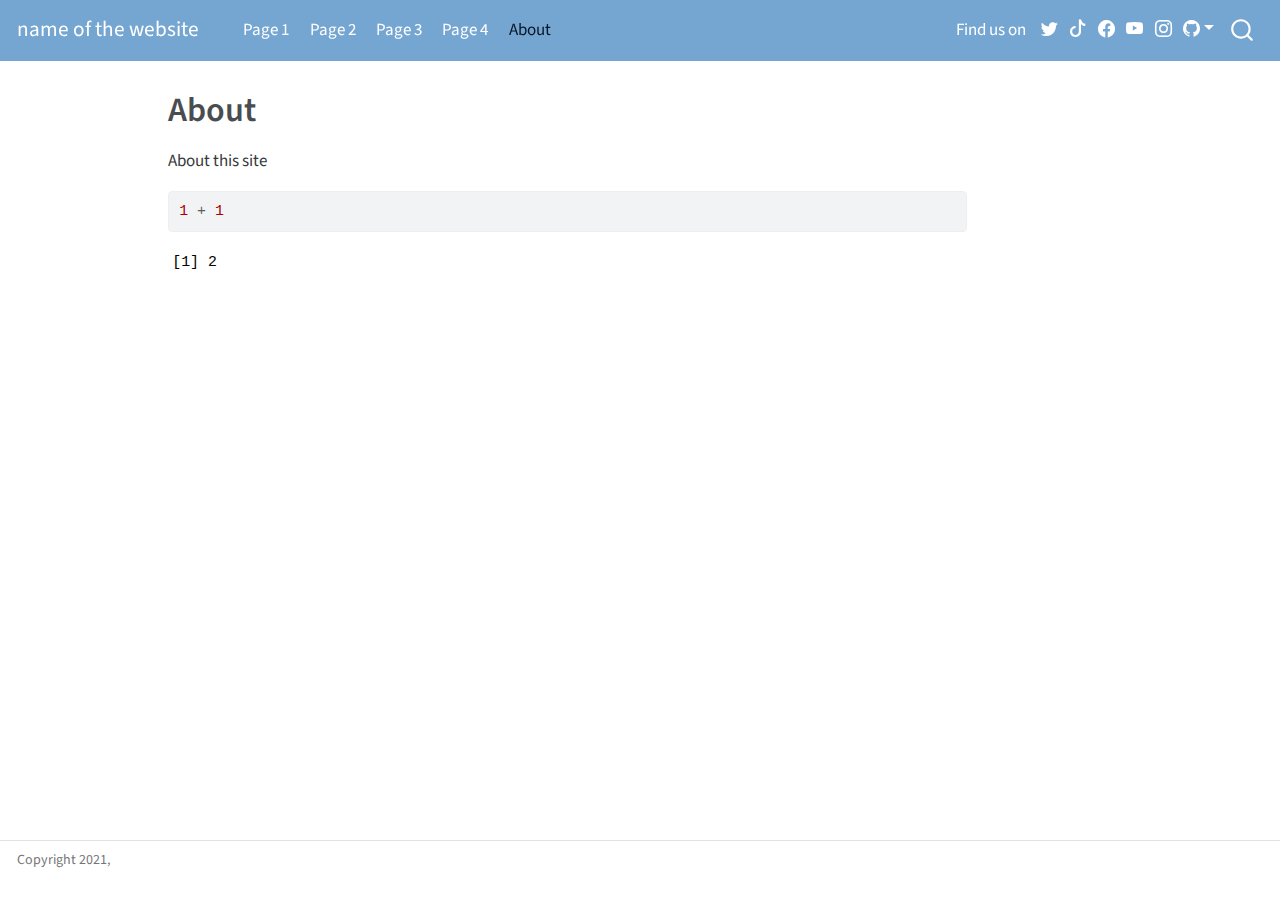
<file: docs/about.html>
<!DOCTYPE html>
<html xmlns="http://www.w3.org/1999/xhtml" lang="en" xml:lang="en"><head>

<meta charset="utf-8">
<meta name="generator" content="quarto-1.3.353">

<meta name="viewport" content="width=device-width, initial-scale=1.0, user-scalable=yes">


<title>name of the website - About</title>
<style>
code{white-space: pre-wrap;}
span.smallcaps{font-variant: small-caps;}
div.columns{display: flex; gap: min(4vw, 1.5em);}
div.column{flex: auto; overflow-x: auto;}
div.hanging-indent{margin-left: 1.5em; text-indent: -1.5em;}
ul.task-list{list-style: none;}
ul.task-list li input[type="checkbox"] {
  width: 0.8em;
  margin: 0 0.8em 0.2em -1em; /* quarto-specific, see https://github.com/quarto-dev/quarto-cli/issues/4556 */ 
  vertical-align: middle;
}
/* CSS for syntax highlighting */
pre > code.sourceCode { white-space: pre; position: relative; }
pre > code.sourceCode > span { display: inline-block; line-height: 1.25; }
pre > code.sourceCode > span:empty { height: 1.2em; }
.sourceCode { overflow: visible; }
code.sourceCode > span { color: inherit; text-decoration: inherit; }
div.sourceCode { margin: 1em 0; }
pre.sourceCode { margin: 0; }
@media screen {
div.sourceCode { overflow: auto; }
}
@media print {
pre > code.sourceCode { white-space: pre-wrap; }
pre > code.sourceCode > span { text-indent: -5em; padding-left: 5em; }
}
pre.numberSource code
  { counter-reset: source-line 0; }
pre.numberSource code > span
  { position: relative; left: -4em; counter-increment: source-line; }
pre.numberSource code > span > a:first-child::before
  { content: counter(source-line);
    position: relative; left: -1em; text-align: right; vertical-align: baseline;
    border: none; display: inline-block;
    -webkit-touch-callout: none; -webkit-user-select: none;
    -khtml-user-select: none; -moz-user-select: none;
    -ms-user-select: none; user-select: none;
    padding: 0 4px; width: 4em;
  }
pre.numberSource { margin-left: 3em;  padding-left: 4px; }
div.sourceCode
  {   }
@media screen {
pre > code.sourceCode > span > a:first-child::before { text-decoration: underline; }
}
</style>


<script src="site_libs/quarto-nav/quarto-nav.js"></script>
<script src="site_libs/quarto-nav/headroom.min.js"></script>
<script src="site_libs/clipboard/clipboard.min.js"></script>
<script src="site_libs/quarto-search/autocomplete.umd.js"></script>
<script src="site_libs/quarto-search/fuse.min.js"></script>
<script src="site_libs/quarto-search/quarto-search.js"></script>
<meta name="quarto:offset" content="./">
<script src="site_libs/quarto-html/quarto.js"></script>
<script src="site_libs/quarto-html/popper.min.js"></script>
<script src="site_libs/quarto-html/tippy.umd.min.js"></script>
<script src="site_libs/quarto-html/anchor.min.js"></script>
<link href="site_libs/quarto-html/tippy.css" rel="stylesheet">
<link href="site_libs/quarto-html/quarto-syntax-highlighting.css" rel="stylesheet" id="quarto-text-highlighting-styles">
<script src="site_libs/bootstrap/bootstrap.min.js"></script>
<link href="site_libs/bootstrap/bootstrap-icons.css" rel="stylesheet">
<link href="site_libs/bootstrap/bootstrap.min.css" rel="stylesheet" id="quarto-bootstrap" data-mode="light">
<script id="quarto-search-options" type="application/json">{
  "location": "navbar",
  "copy-button": false,
  "collapse-after": 3,
  "panel-placement": "end",
  "type": "overlay",
  "limit": 20,
  "language": {
    "search-no-results-text": "No results",
    "search-matching-documents-text": "matching documents",
    "search-copy-link-title": "Copy link to search",
    "search-hide-matches-text": "Hide additional matches",
    "search-more-match-text": "more match in this document",
    "search-more-matches-text": "more matches in this document",
    "search-clear-button-title": "Clear",
    "search-detached-cancel-button-title": "Cancel",
    "search-submit-button-title": "Submit"
  }
}</script>


<link rel="stylesheet" href="styles.css">
</head>

<body class="nav-fixed">

<div id="quarto-search-results"></div>
  <header id="quarto-header" class="headroom fixed-top">
    <nav class="navbar navbar-expand-lg navbar-dark ">
      <div class="navbar-container container-fluid">
      <div class="navbar-brand-container">
    <a class="navbar-brand" href="./index.html">
    <span class="navbar-title">name of the website</span>
    </a>
  </div>
            <div id="quarto-search" class="" title="Search"></div>
          <button class="navbar-toggler" type="button" data-bs-toggle="collapse" data-bs-target="#navbarCollapse" aria-controls="navbarCollapse" aria-expanded="false" aria-label="Toggle navigation" onclick="if (window.quartoToggleHeadroom) { window.quartoToggleHeadroom(); }">
  <span class="navbar-toggler-icon"></span>
</button>
          <div class="collapse navbar-collapse" id="navbarCollapse">
            <ul class="navbar-nav navbar-nav-scroll me-auto">
  <li class="nav-item">
    <a class="nav-link" href="./index.html" rel="" target="">
 <span class="menu-text">Page 1</span></a>
  </li>  
  <li class="nav-item">
    <a class="nav-link" href="./index.html" rel="" target="">
 <span class="menu-text">Page 2</span></a>
  </li>  
  <li class="nav-item">
    <a class="nav-link" href="./index.html" rel="" target="">
 <span class="menu-text">Page 3</span></a>
  </li>  
  <li class="nav-item">
    <a class="nav-link" href="./index.html" rel="" target="">
 <span class="menu-text">Page 4</span></a>
  </li>  
  <li class="nav-item">
    <a class="nav-link active" href="./about.html" rel="" target="" aria-current="page">
 <span class="menu-text">About</span></a>
  </li>  
</ul>
            <ul class="navbar-nav navbar-nav-scroll ms-auto">
  <li class="nav-item">
    <a class="nav-link" href="./about.html" rel="" target="">
 <span class="menu-text">Find us on</span></a>
  </li>  
</ul>
            <div class="quarto-navbar-tools tools-wide">
    <a href="https://twitter.com" title="" class="quarto-navigation-tool px-1" aria-label=""><i class="bi bi-twitter"></i></a>
    <a href="https://tiktok.com" title="" class="quarto-navigation-tool px-1" aria-label=""><i class="bi bi-tiktok"></i></a>
    <a href="https://facebook.com" title="" class="quarto-navigation-tool px-1" aria-label=""><i class="bi bi-facebook"></i></a>
    <a href="https://youtube.com" title="" class="quarto-navigation-tool px-1" aria-label=""><i class="bi bi-youtube"></i></a>
    <a href="https://instagram.com" title="" class="quarto-navigation-tool px-1" aria-label=""><i class="bi bi-instagram"></i></a>
    <div class="dropdown">
      <a href="" title="" id="quarto-navigation-tool-dropdown-0" class="quarto-navigation-tool dropdown-toggle px-1" data-bs-toggle="dropdown" aria-expanded="false" aria-label=""><i class="bi bi-github"></i></a>
      <ul class="dropdown-menu dropdown-menu-end" aria-labelledby="quarto-navigation-tool-dropdown-0">
          <li>
            <a class="dropdown-item quarto-navbar-tools-item" href="https://code.com">
            Source Code
            </a>
          </li>
          <li>
            <a class="dropdown-item quarto-navbar-tools-item" href="https://bugs.com">
            Report a Bug
            </a>
          </li>
      </ul>
    </div>
</div>
          </div> <!-- /navcollapse -->
      </div> <!-- /container-fluid -->
    </nav>
</header>
<!-- content -->
<div id="quarto-content" class="quarto-container page-columns page-rows-contents page-layout-article page-navbar">
<!-- sidebar -->
<!-- margin-sidebar -->
    <div id="quarto-margin-sidebar" class="sidebar margin-sidebar">
        
    </div>
<!-- main -->
<main class="content" id="quarto-document-content">

<header id="title-block-header" class="quarto-title-block default">
<div class="quarto-title">
<h1 class="title">About</h1>
</div>



<div class="quarto-title-meta">

    
  
    
  </div>
  

</header>

<p>About this site</p>
<div class="cell">
<div class="sourceCode cell-code" id="cb1"><pre class="sourceCode r code-with-copy"><code class="sourceCode r"><span id="cb1-1"><a href="#cb1-1" aria-hidden="true" tabindex="-1"></a><span class="dv">1</span> <span class="sc">+</span> <span class="dv">1</span></span></code><button title="Copy to Clipboard" class="code-copy-button"><i class="bi"></i></button></pre></div>
<div class="cell-output cell-output-stdout">
<pre><code>[1] 2</code></pre>
</div>
</div>



</main> <!-- /main -->
<script id="quarto-html-after-body" type="application/javascript">
window.document.addEventListener("DOMContentLoaded", function (event) {
  const toggleBodyColorMode = (bsSheetEl) => {
    const mode = bsSheetEl.getAttribute("data-mode");
    const bodyEl = window.document.querySelector("body");
    if (mode === "dark") {
      bodyEl.classList.add("quarto-dark");
      bodyEl.classList.remove("quarto-light");
    } else {
      bodyEl.classList.add("quarto-light");
      bodyEl.classList.remove("quarto-dark");
    }
  }
  const toggleBodyColorPrimary = () => {
    const bsSheetEl = window.document.querySelector("link#quarto-bootstrap");
    if (bsSheetEl) {
      toggleBodyColorMode(bsSheetEl);
    }
  }
  toggleBodyColorPrimary();  
  const icon = "";
  const anchorJS = new window.AnchorJS();
  anchorJS.options = {
    placement: 'right',
    icon: icon
  };
  anchorJS.add('.anchored');
  const isCodeAnnotation = (el) => {
    for (const clz of el.classList) {
      if (clz.startsWith('code-annotation-')) {                     
        return true;
      }
    }
    return false;
  }
  const clipboard = new window.ClipboardJS('.code-copy-button', {
    text: function(trigger) {
      const codeEl = trigger.previousElementSibling.cloneNode(true);
      for (const childEl of codeEl.children) {
        if (isCodeAnnotation(childEl)) {
          childEl.remove();
        }
      }
      return codeEl.innerText;
    }
  });
  clipboard.on('success', function(e) {
    // button target
    const button = e.trigger;
    // don't keep focus
    button.blur();
    // flash "checked"
    button.classList.add('code-copy-button-checked');
    var currentTitle = button.getAttribute("title");
    button.setAttribute("title", "Copied!");
    let tooltip;
    if (window.bootstrap) {
      button.setAttribute("data-bs-toggle", "tooltip");
      button.setAttribute("data-bs-placement", "left");
      button.setAttribute("data-bs-title", "Copied!");
      tooltip = new bootstrap.Tooltip(button, 
        { trigger: "manual", 
          customClass: "code-copy-button-tooltip",
          offset: [0, -8]});
      tooltip.show();    
    }
    setTimeout(function() {
      if (tooltip) {
        tooltip.hide();
        button.removeAttribute("data-bs-title");
        button.removeAttribute("data-bs-toggle");
        button.removeAttribute("data-bs-placement");
      }
      button.setAttribute("title", currentTitle);
      button.classList.remove('code-copy-button-checked');
    }, 1000);
    // clear code selection
    e.clearSelection();
  });
  function tippyHover(el, contentFn) {
    const config = {
      allowHTML: true,
      content: contentFn,
      maxWidth: 500,
      delay: 100,
      arrow: false,
      appendTo: function(el) {
          return el.parentElement;
      },
      interactive: true,
      interactiveBorder: 10,
      theme: 'quarto',
      placement: 'bottom-start'
    };
    window.tippy(el, config); 
  }
  const noterefs = window.document.querySelectorAll('a[role="doc-noteref"]');
  for (var i=0; i<noterefs.length; i++) {
    const ref = noterefs[i];
    tippyHover(ref, function() {
      // use id or data attribute instead here
      let href = ref.getAttribute('data-footnote-href') || ref.getAttribute('href');
      try { href = new URL(href).hash; } catch {}
      const id = href.replace(/^#\/?/, "");
      const note = window.document.getElementById(id);
      return note.innerHTML;
    });
  }
      let selectedAnnoteEl;
      const selectorForAnnotation = ( cell, annotation) => {
        let cellAttr = 'data-code-cell="' + cell + '"';
        let lineAttr = 'data-code-annotation="' +  annotation + '"';
        const selector = 'span[' + cellAttr + '][' + lineAttr + ']';
        return selector;
      }
      const selectCodeLines = (annoteEl) => {
        const doc = window.document;
        const targetCell = annoteEl.getAttribute("data-target-cell");
        const targetAnnotation = annoteEl.getAttribute("data-target-annotation");
        const annoteSpan = window.document.querySelector(selectorForAnnotation(targetCell, targetAnnotation));
        const lines = annoteSpan.getAttribute("data-code-lines").split(",");
        const lineIds = lines.map((line) => {
          return targetCell + "-" + line;
        })
        let top = null;
        let height = null;
        let parent = null;
        if (lineIds.length > 0) {
            //compute the position of the single el (top and bottom and make a div)
            const el = window.document.getElementById(lineIds[0]);
            top = el.offsetTop;
            height = el.offsetHeight;
            parent = el.parentElement.parentElement;
          if (lineIds.length > 1) {
            const lastEl = window.document.getElementById(lineIds[lineIds.length - 1]);
            const bottom = lastEl.offsetTop + lastEl.offsetHeight;
            height = bottom - top;
          }
          if (top !== null && height !== null && parent !== null) {
            // cook up a div (if necessary) and position it 
            let div = window.document.getElementById("code-annotation-line-highlight");
            if (div === null) {
              div = window.document.createElement("div");
              div.setAttribute("id", "code-annotation-line-highlight");
              div.style.position = 'absolute';
              parent.appendChild(div);
            }
            div.style.top = top - 2 + "px";
            div.style.height = height + 4 + "px";
            let gutterDiv = window.document.getElementById("code-annotation-line-highlight-gutter");
            if (gutterDiv === null) {
              gutterDiv = window.document.createElement("div");
              gutterDiv.setAttribute("id", "code-annotation-line-highlight-gutter");
              gutterDiv.style.position = 'absolute';
              const codeCell = window.document.getElementById(targetCell);
              const gutter = codeCell.querySelector('.code-annotation-gutter');
              gutter.appendChild(gutterDiv);
            }
            gutterDiv.style.top = top - 2 + "px";
            gutterDiv.style.height = height + 4 + "px";
          }
          selectedAnnoteEl = annoteEl;
        }
      };
      const unselectCodeLines = () => {
        const elementsIds = ["code-annotation-line-highlight", "code-annotation-line-highlight-gutter"];
        elementsIds.forEach((elId) => {
          const div = window.document.getElementById(elId);
          if (div) {
            div.remove();
          }
        });
        selectedAnnoteEl = undefined;
      };
      // Attach click handler to the DT
      const annoteDls = window.document.querySelectorAll('dt[data-target-cell]');
      for (const annoteDlNode of annoteDls) {
        annoteDlNode.addEventListener('click', (event) => {
          const clickedEl = event.target;
          if (clickedEl !== selectedAnnoteEl) {
            unselectCodeLines();
            const activeEl = window.document.querySelector('dt[data-target-cell].code-annotation-active');
            if (activeEl) {
              activeEl.classList.remove('code-annotation-active');
            }
            selectCodeLines(clickedEl);
            clickedEl.classList.add('code-annotation-active');
          } else {
            // Unselect the line
            unselectCodeLines();
            clickedEl.classList.remove('code-annotation-active');
          }
        });
      }
  const findCites = (el) => {
    const parentEl = el.parentElement;
    if (parentEl) {
      const cites = parentEl.dataset.cites;
      if (cites) {
        return {
          el,
          cites: cites.split(' ')
        };
      } else {
        return findCites(el.parentElement)
      }
    } else {
      return undefined;
    }
  };
  var bibliorefs = window.document.querySelectorAll('a[role="doc-biblioref"]');
  for (var i=0; i<bibliorefs.length; i++) {
    const ref = bibliorefs[i];
    const citeInfo = findCites(ref);
    if (citeInfo) {
      tippyHover(citeInfo.el, function() {
        var popup = window.document.createElement('div');
        citeInfo.cites.forEach(function(cite) {
          var citeDiv = window.document.createElement('div');
          citeDiv.classList.add('hanging-indent');
          citeDiv.classList.add('csl-entry');
          var biblioDiv = window.document.getElementById('ref-' + cite);
          if (biblioDiv) {
            citeDiv.innerHTML = biblioDiv.innerHTML;
          }
          popup.appendChild(citeDiv);
        });
        return popup.innerHTML;
      });
    }
  }
});
</script>
</div> <!-- /content -->
<footer class="footer">
  <div class="nav-footer">
    <div class="nav-footer-left">Copyright 2021,</div>   
    <div class="nav-footer-center">
      &nbsp;
    </div>
    <div class="nav-footer-right">
      &nbsp;
    </div>
  </div>
</footer>



</body></html>
</file>
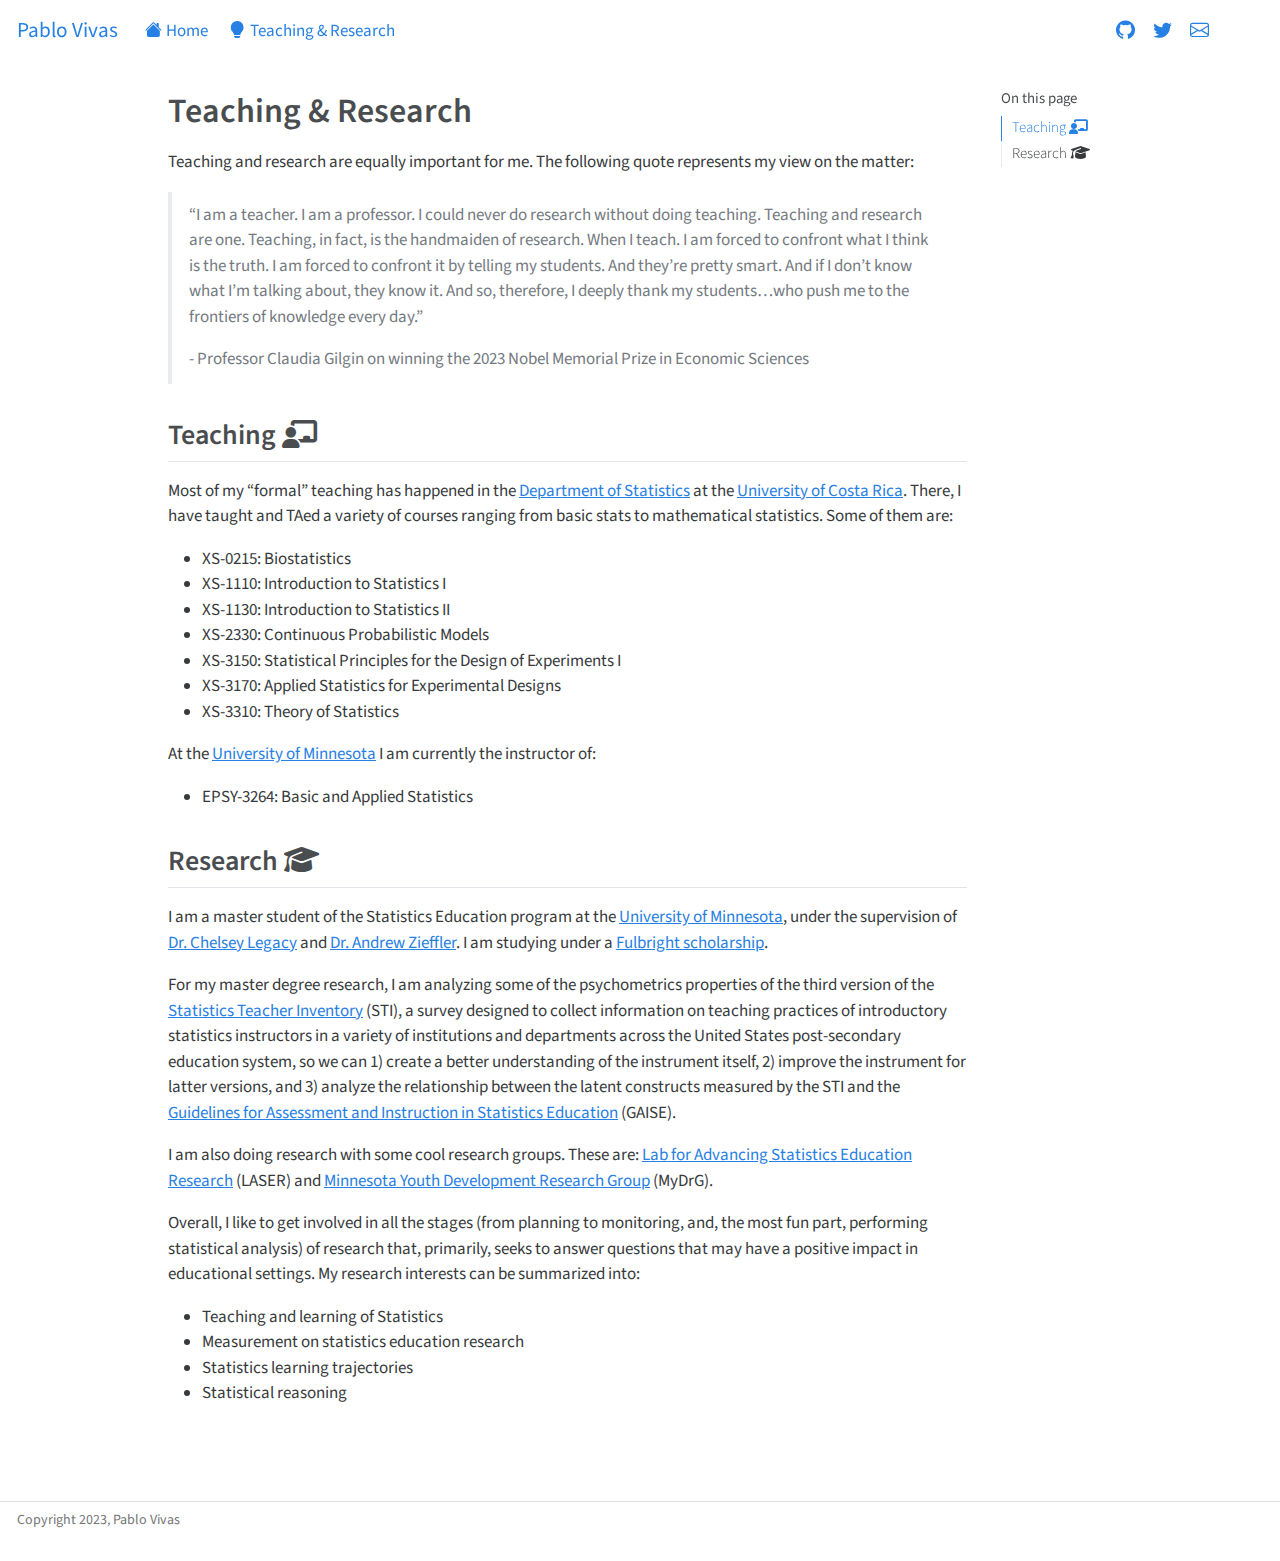
<file: docs/research.html>
<!DOCTYPE html>
<html xmlns="http://www.w3.org/1999/xhtml" lang="en" xml:lang="en"><head>

<meta charset="utf-8">
<meta name="generator" content="quarto-1.5.45">

<meta name="viewport" content="width=device-width, initial-scale=1.0, user-scalable=yes">


<title>Teaching &amp; Research – Pablo Vivas</title>
<style>
code{white-space: pre-wrap;}
span.smallcaps{font-variant: small-caps;}
div.columns{display: flex; gap: min(4vw, 1.5em);}
div.column{flex: auto; overflow-x: auto;}
div.hanging-indent{margin-left: 1.5em; text-indent: -1.5em;}
ul.task-list{list-style: none;}
ul.task-list li input[type="checkbox"] {
  width: 0.8em;
  margin: 0 0.8em 0.2em -1em; /* quarto-specific, see https://github.com/quarto-dev/quarto-cli/issues/4556 */ 
  vertical-align: middle;
}
</style>


<script src="site_libs/quarto-nav/quarto-nav.js"></script>
<script src="site_libs/quarto-nav/headroom.min.js"></script>
<script src="site_libs/clipboard/clipboard.min.js"></script>
<script src="site_libs/quarto-search/autocomplete.umd.js"></script>
<script src="site_libs/quarto-search/fuse.min.js"></script>
<script src="site_libs/quarto-search/quarto-search.js"></script>
<meta name="quarto:offset" content="./">
<script src="site_libs/quarto-html/quarto.js"></script>
<script src="site_libs/quarto-html/popper.min.js"></script>
<script src="site_libs/quarto-html/tippy.umd.min.js"></script>
<script src="site_libs/quarto-html/anchor.min.js"></script>
<link href="site_libs/quarto-html/tippy.css" rel="stylesheet">
<link href="site_libs/quarto-html/quarto-syntax-highlighting.css" rel="stylesheet" id="quarto-text-highlighting-styles">
<script src="site_libs/bootstrap/bootstrap.min.js"></script>
<link href="site_libs/bootstrap/bootstrap-icons.css" rel="stylesheet">
<link href="site_libs/bootstrap/bootstrap.min.css" rel="stylesheet" id="quarto-bootstrap" data-mode="light">
<link href="site_libs/quarto-contrib/fontawesome6-0.1.0/all.css" rel="stylesheet">
<link href="site_libs/quarto-contrib/fontawesome6-0.1.0/latex-fontsize.css" rel="stylesheet">
<script id="quarto-search-options" type="application/json">{
  "location": "navbar",
  "copy-button": false,
  "collapse-after": 3,
  "panel-placement": "end",
  "type": "overlay",
  "limit": 50,
  "keyboard-shortcut": [
    "f",
    "/",
    "s"
  ],
  "show-item-context": false,
  "language": {
    "search-no-results-text": "No results",
    "search-matching-documents-text": "matching documents",
    "search-copy-link-title": "Copy link to search",
    "search-hide-matches-text": "Hide additional matches",
    "search-more-match-text": "more match in this document",
    "search-more-matches-text": "more matches in this document",
    "search-clear-button-title": "Clear",
    "search-text-placeholder": "",
    "search-detached-cancel-button-title": "Cancel",
    "search-submit-button-title": "Submit",
    "search-label": "Search"
  }
}</script>


<link rel="stylesheet" href="styles.css">
</head>

<body class="nav-fixed">

<div id="quarto-search-results"></div>
  <header id="quarto-header" class="headroom fixed-top">
    <nav class="navbar navbar-expand-lg " data-bs-theme="dark">
      <div class="navbar-container container-fluid">
      <div class="navbar-brand-container mx-auto">
    <a class="navbar-brand" href="./index.html">
    <span class="navbar-title">Pablo Vivas</span>
    </a>
  </div>
            <div id="quarto-search" class="" title="Search"></div>
          <button class="navbar-toggler" type="button" data-bs-toggle="collapse" data-bs-target="#navbarCollapse" aria-controls="navbarCollapse" role="menu" aria-expanded="false" aria-label="Toggle navigation" onclick="if (window.quartoToggleHeadroom) { window.quartoToggleHeadroom(); }">
  <span class="navbar-toggler-icon"></span>
</button>
          <div class="collapse navbar-collapse" id="navbarCollapse">
            <ul class="navbar-nav navbar-nav-scroll me-auto">
  <li class="nav-item">
    <a class="nav-link" href="./index.html"> <i class="bi bi-house-fill" role="img">
</i> 
<span class="menu-text">Home</span></a>
  </li>  
  <li class="nav-item">
    <a class="nav-link active" href="./research.html" aria-current="page"> <i class="bi bi-lightbulb-fill" role="img">
</i> 
<span class="menu-text">Teaching &amp; Research</span></a>
  </li>  
</ul>
            <ul class="navbar-nav navbar-nav-scroll ms-auto">
  <li class="nav-item compact">
    <a class="nav-link" href="https://github.com/vivas014"> <i class="bi bi-github" role="img">
</i> 
<span class="menu-text"></span></a>
  </li>  
  <li class="nav-item compact">
    <a class="nav-link" href="https://twitter.com/pablovivasc"> <i class="bi bi-twitter" role="img">
</i> 
<span class="menu-text"></span></a>
  </li>  
  <li class="nav-item compact">
    <a class="nav-link" href="mailto:vivas014@umn.edu"> <i class="bi bi-envelope" role="img">
</i> 
<span class="menu-text"></span></a>
  </li>  
</ul>
          </div> <!-- /navcollapse -->
            <div class="quarto-navbar-tools">
</div>
      </div> <!-- /container-fluid -->
    </nav>
</header>
<!-- content -->
<div id="quarto-content" class="quarto-container page-columns page-rows-contents page-layout-article page-navbar">
<!-- sidebar -->
<!-- margin-sidebar -->
    <div id="quarto-margin-sidebar" class="sidebar margin-sidebar">
        <nav id="TOC" role="doc-toc" class="toc-active">
    <h2 id="toc-title">On this page</h2>
   
  <ul>
  <li><a href="#teaching" id="toc-teaching" class="nav-link active" data-scroll-target="#teaching">Teaching <i class="fa-solid fa-chalkboard-user" aria-label="chalkboard-user"></i></a></li>
  <li><a href="#research" id="toc-research" class="nav-link" data-scroll-target="#research">Research <i class="fa-solid fa-graduation-cap" aria-label="graduation-cap"></i></a></li>
  </ul>
</nav>
    </div>
<!-- main -->
<main class="content" id="quarto-document-content">

<header id="title-block-header" class="quarto-title-block default">
<div class="quarto-title">
<h1 class="title">Teaching &amp; Research</h1>
</div>



<div class="quarto-title-meta">

    
  
    
  </div>
  


</header>


<p>Teaching and research are equally important for me. The following quote represents my view on the matter:</p>
<blockquote class="blockquote">
<p>“I am a teacher. I am a professor. I could never do research without doing teaching. Teaching and research are one. Teaching, in fact, is the handmaiden of research. When I teach. I am forced to confront what I think is the truth. I am forced to confront it by telling my students. And they’re pretty smart. And if I don’t know what I’m talking about, they know it. And so, therefore, I deeply thank my students…who push me to the frontiers of knowledge every day.”</p>
<p>- Professor Claudia Gilgin on winning the 2023 Nobel Memorial Prize in Economic Sciences</p>
</blockquote>
<section id="teaching" class="level2">
<h2 class="anchored" data-anchor-id="teaching">Teaching <i class="fa-solid fa-chalkboard-user" aria-label="chalkboard-user"></i></h2>
<p>Most of my “formal” teaching has happened in the <a href="https://estadistica.ucr.ac.cr/">Department of Statistics</a> at the <a href="https://www.ucr.ac.cr/">University of Costa Rica</a>. There, I have taught and TAed a variety of courses ranging from basic stats to mathematical statistics. Some of them are:</p>
<ul>
<li>XS-0215: Biostatistics</li>
<li>XS-1110: Introduction to Statistics I</li>
<li>XS-1130: Introduction to Statistics II</li>
<li>XS-2330: Continuous Probabilistic Models</li>
<li>XS-3150: Statistical Principles for the Design of Experiments I</li>
<li>XS-3170: Applied Statistics for Experimental Designs</li>
<li>XS-3310: Theory of Statistics</li>
</ul>
<p>At the <a href="https://twin-cities.umn.edu/">University of Minnesota</a> I am currently the instructor of:</p>
<ul>
<li>EPSY-3264: Basic and Applied Statistics</li>
</ul>
<!-- For more details, check my [CV](cv/cv-pablo-vivas.pdf). -->
</section>
<section id="research" class="level2">
<h2 class="anchored" data-anchor-id="research">Research <i class="fa-solid fa-graduation-cap" aria-label="graduation-cap"></i></h2>
<p>I am a master student of the Statistics Education program at the <a href="https://twin-cities.umn.edu/">University of Minnesota</a>, under the supervision of <a href="https://edpsych.umn.edu/chelsey-legacy">Dr.&nbsp;Chelsey Legacy</a> and <a href="https://edpsych.umn.edu/andrew-zieffler">Dr.&nbsp;Andrew Zieffler</a>. I am studying under a <a href="https://foreign.fulbrightonline.org/about/foreign-student-program">Fulbright scholarship</a>.</p>
<p>For my master degree research, I am analyzing some of the psychometrics properties of the third version of the <a href="https://jse.amstat.org/v20n1/zieffler.pdf">Statistics Teacher Inventory</a> (STI), a survey designed to collect information on teaching practices of introductory statistics instructors in a variety of institutions and departments across the United States post-secondary education system, so we can 1) create a better understanding of the instrument itself, 2) improve the instrument for latter versions, and 3) analyze the relationship between the latent constructs measured by the STI and the <a href="https://www.amstat.org/docs/default-source/amstat-documents/gaisecollege_full.pdf">Guidelines for Assessment and Instruction in Statistics Education</a> (GAISE).</p>
<p>I am also doing research with some cool research groups. These are: <a href="https://laser-umn.github.io/">Lab for Advancing Statistics Education Research</a> (LASER) and <a href="https://sites.google.com/view/mnydrg/home">Minnesota Youth Development Research Group</a> (MyDrG).</p>
<p>Overall, I like to get involved in all the stages (from planning to monitoring, and, the most fun part, performing statistical analysis) of research that, primarily, seeks to answer questions that may have a positive impact in educational settings. My research interests can be summarized into:</p>
<ul>
<li>Teaching and learning of Statistics</li>
<li>Measurement on statistics education research</li>
<li>Statistics learning trajectories</li>
<li>Statistical reasoning</li>
</ul>
<!-- I want to continue my formal education through a PhD program that helps me answer some of the following questions: -->
<!-- - What is the state of teaching and learning statistics in Latin American countries at the undergraduate level? -->
<!--     - How do Latin American students learn statistics? -->
<!--     - How do Latin American statistics educators teach statistics? -->
<!--     - How can GAISE provide, if at all, an useful framework to teach and learn statistics in Latin American countries? -->
<!-- - How students most effectively learn and communicate statistical information through text? -->
<!--     - How natural language processing can help the statistics learning process? -->
<!--     - Which factors can influence students’ ability to learn complex statistical concepts from text? -->
<!-- - How does a statistic learning trajectory look like in a introductory Bayesian class? -->


</section>

</main> <!-- /main -->
<script id="quarto-html-after-body" type="application/javascript">
window.document.addEventListener("DOMContentLoaded", function (event) {
  const toggleBodyColorMode = (bsSheetEl) => {
    const mode = bsSheetEl.getAttribute("data-mode");
    const bodyEl = window.document.querySelector("body");
    if (mode === "dark") {
      bodyEl.classList.add("quarto-dark");
      bodyEl.classList.remove("quarto-light");
    } else {
      bodyEl.classList.add("quarto-light");
      bodyEl.classList.remove("quarto-dark");
    }
  }
  const toggleBodyColorPrimary = () => {
    const bsSheetEl = window.document.querySelector("link#quarto-bootstrap");
    if (bsSheetEl) {
      toggleBodyColorMode(bsSheetEl);
    }
  }
  toggleBodyColorPrimary();  
  const icon = "";
  const anchorJS = new window.AnchorJS();
  anchorJS.options = {
    placement: 'right',
    icon: icon
  };
  anchorJS.add('.anchored');
  const isCodeAnnotation = (el) => {
    for (const clz of el.classList) {
      if (clz.startsWith('code-annotation-')) {                     
        return true;
      }
    }
    return false;
  }
  const onCopySuccess = function(e) {
    // button target
    const button = e.trigger;
    // don't keep focus
    button.blur();
    // flash "checked"
    button.classList.add('code-copy-button-checked');
    var currentTitle = button.getAttribute("title");
    button.setAttribute("title", "Copied!");
    let tooltip;
    if (window.bootstrap) {
      button.setAttribute("data-bs-toggle", "tooltip");
      button.setAttribute("data-bs-placement", "left");
      button.setAttribute("data-bs-title", "Copied!");
      tooltip = new bootstrap.Tooltip(button, 
        { trigger: "manual", 
          customClass: "code-copy-button-tooltip",
          offset: [0, -8]});
      tooltip.show();    
    }
    setTimeout(function() {
      if (tooltip) {
        tooltip.hide();
        button.removeAttribute("data-bs-title");
        button.removeAttribute("data-bs-toggle");
        button.removeAttribute("data-bs-placement");
      }
      button.setAttribute("title", currentTitle);
      button.classList.remove('code-copy-button-checked');
    }, 1000);
    // clear code selection
    e.clearSelection();
  }
  const getTextToCopy = function(trigger) {
      const codeEl = trigger.previousElementSibling.cloneNode(true);
      for (const childEl of codeEl.children) {
        if (isCodeAnnotation(childEl)) {
          childEl.remove();
        }
      }
      return codeEl.innerText;
  }
  const clipboard = new window.ClipboardJS('.code-copy-button:not([data-in-quarto-modal])', {
    text: getTextToCopy
  });
  clipboard.on('success', onCopySuccess);
  if (window.document.getElementById('quarto-embedded-source-code-modal')) {
    // For code content inside modals, clipBoardJS needs to be initialized with a container option
    // TODO: Check when it could be a function (https://github.com/zenorocha/clipboard.js/issues/860)
    const clipboardModal = new window.ClipboardJS('.code-copy-button[data-in-quarto-modal]', {
      text: getTextToCopy,
      container: window.document.getElementById('quarto-embedded-source-code-modal')
    });
    clipboardModal.on('success', onCopySuccess);
  }
    var localhostRegex = new RegExp(/^(?:http|https):\/\/localhost\:?[0-9]*\//);
    var mailtoRegex = new RegExp(/^mailto:/);
      var filterRegex = new RegExp("https:\/\/vivas014\.github\.io\/personal-website\/");
    var isInternal = (href) => {
        return filterRegex.test(href) || localhostRegex.test(href) || mailtoRegex.test(href);
    }
    // Inspect non-navigation links and adorn them if external
 	var links = window.document.querySelectorAll('a[href]:not(.nav-link):not(.navbar-brand):not(.toc-action):not(.sidebar-link):not(.sidebar-item-toggle):not(.pagination-link):not(.no-external):not([aria-hidden]):not(.dropdown-item):not(.quarto-navigation-tool):not(.about-link)');
    for (var i=0; i<links.length; i++) {
      const link = links[i];
      if (!isInternal(link.href)) {
        // undo the damage that might have been done by quarto-nav.js in the case of
        // links that we want to consider external
        if (link.dataset.originalHref !== undefined) {
          link.href = link.dataset.originalHref;
        }
      }
    }
  function tippyHover(el, contentFn, onTriggerFn, onUntriggerFn) {
    const config = {
      allowHTML: true,
      maxWidth: 500,
      delay: 100,
      arrow: false,
      appendTo: function(el) {
          return el.parentElement;
      },
      interactive: true,
      interactiveBorder: 10,
      theme: 'quarto',
      placement: 'bottom-start',
    };
    if (contentFn) {
      config.content = contentFn;
    }
    if (onTriggerFn) {
      config.onTrigger = onTriggerFn;
    }
    if (onUntriggerFn) {
      config.onUntrigger = onUntriggerFn;
    }
    window.tippy(el, config); 
  }
  const noterefs = window.document.querySelectorAll('a[role="doc-noteref"]');
  for (var i=0; i<noterefs.length; i++) {
    const ref = noterefs[i];
    tippyHover(ref, function() {
      // use id or data attribute instead here
      let href = ref.getAttribute('data-footnote-href') || ref.getAttribute('href');
      try { href = new URL(href).hash; } catch {}
      const id = href.replace(/^#\/?/, "");
      const note = window.document.getElementById(id);
      if (note) {
        return note.innerHTML;
      } else {
        return "";
      }
    });
  }
  const xrefs = window.document.querySelectorAll('a.quarto-xref');
  const processXRef = (id, note) => {
    // Strip column container classes
    const stripColumnClz = (el) => {
      el.classList.remove("page-full", "page-columns");
      if (el.children) {
        for (const child of el.children) {
          stripColumnClz(child);
        }
      }
    }
    stripColumnClz(note)
    if (id === null || id.startsWith('sec-')) {
      // Special case sections, only their first couple elements
      const container = document.createElement("div");
      if (note.children && note.children.length > 2) {
        container.appendChild(note.children[0].cloneNode(true));
        for (let i = 1; i < note.children.length; i++) {
          const child = note.children[i];
          if (child.tagName === "P" && child.innerText === "") {
            continue;
          } else {
            container.appendChild(child.cloneNode(true));
            break;
          }
        }
        if (window.Quarto?.typesetMath) {
          window.Quarto.typesetMath(container);
        }
        return container.innerHTML
      } else {
        if (window.Quarto?.typesetMath) {
          window.Quarto.typesetMath(note);
        }
        return note.innerHTML;
      }
    } else {
      // Remove any anchor links if they are present
      const anchorLink = note.querySelector('a.anchorjs-link');
      if (anchorLink) {
        anchorLink.remove();
      }
      if (window.Quarto?.typesetMath) {
        window.Quarto.typesetMath(note);
      }
      // TODO in 1.5, we should make sure this works without a callout special case
      if (note.classList.contains("callout")) {
        return note.outerHTML;
      } else {
        return note.innerHTML;
      }
    }
  }
  for (var i=0; i<xrefs.length; i++) {
    const xref = xrefs[i];
    tippyHover(xref, undefined, function(instance) {
      instance.disable();
      let url = xref.getAttribute('href');
      let hash = undefined; 
      if (url.startsWith('#')) {
        hash = url;
      } else {
        try { hash = new URL(url).hash; } catch {}
      }
      if (hash) {
        const id = hash.replace(/^#\/?/, "");
        const note = window.document.getElementById(id);
        if (note !== null) {
          try {
            const html = processXRef(id, note.cloneNode(true));
            instance.setContent(html);
          } finally {
            instance.enable();
            instance.show();
          }
        } else {
          // See if we can fetch this
          fetch(url.split('#')[0])
          .then(res => res.text())
          .then(html => {
            const parser = new DOMParser();
            const htmlDoc = parser.parseFromString(html, "text/html");
            const note = htmlDoc.getElementById(id);
            if (note !== null) {
              const html = processXRef(id, note);
              instance.setContent(html);
            } 
          }).finally(() => {
            instance.enable();
            instance.show();
          });
        }
      } else {
        // See if we can fetch a full url (with no hash to target)
        // This is a special case and we should probably do some content thinning / targeting
        fetch(url)
        .then(res => res.text())
        .then(html => {
          const parser = new DOMParser();
          const htmlDoc = parser.parseFromString(html, "text/html");
          const note = htmlDoc.querySelector('main.content');
          if (note !== null) {
            // This should only happen for chapter cross references
            // (since there is no id in the URL)
            // remove the first header
            if (note.children.length > 0 && note.children[0].tagName === "HEADER") {
              note.children[0].remove();
            }
            const html = processXRef(null, note);
            instance.setContent(html);
          } 
        }).finally(() => {
          instance.enable();
          instance.show();
        });
      }
    }, function(instance) {
    });
  }
      let selectedAnnoteEl;
      const selectorForAnnotation = ( cell, annotation) => {
        let cellAttr = 'data-code-cell="' + cell + '"';
        let lineAttr = 'data-code-annotation="' +  annotation + '"';
        const selector = 'span[' + cellAttr + '][' + lineAttr + ']';
        return selector;
      }
      const selectCodeLines = (annoteEl) => {
        const doc = window.document;
        const targetCell = annoteEl.getAttribute("data-target-cell");
        const targetAnnotation = annoteEl.getAttribute("data-target-annotation");
        const annoteSpan = window.document.querySelector(selectorForAnnotation(targetCell, targetAnnotation));
        const lines = annoteSpan.getAttribute("data-code-lines").split(",");
        const lineIds = lines.map((line) => {
          return targetCell + "-" + line;
        })
        let top = null;
        let height = null;
        let parent = null;
        if (lineIds.length > 0) {
            //compute the position of the single el (top and bottom and make a div)
            const el = window.document.getElementById(lineIds[0]);
            top = el.offsetTop;
            height = el.offsetHeight;
            parent = el.parentElement.parentElement;
          if (lineIds.length > 1) {
            const lastEl = window.document.getElementById(lineIds[lineIds.length - 1]);
            const bottom = lastEl.offsetTop + lastEl.offsetHeight;
            height = bottom - top;
          }
          if (top !== null && height !== null && parent !== null) {
            // cook up a div (if necessary) and position it 
            let div = window.document.getElementById("code-annotation-line-highlight");
            if (div === null) {
              div = window.document.createElement("div");
              div.setAttribute("id", "code-annotation-line-highlight");
              div.style.position = 'absolute';
              parent.appendChild(div);
            }
            div.style.top = top - 2 + "px";
            div.style.height = height + 4 + "px";
            div.style.left = 0;
            let gutterDiv = window.document.getElementById("code-annotation-line-highlight-gutter");
            if (gutterDiv === null) {
              gutterDiv = window.document.createElement("div");
              gutterDiv.setAttribute("id", "code-annotation-line-highlight-gutter");
              gutterDiv.style.position = 'absolute';
              const codeCell = window.document.getElementById(targetCell);
              const gutter = codeCell.querySelector('.code-annotation-gutter');
              gutter.appendChild(gutterDiv);
            }
            gutterDiv.style.top = top - 2 + "px";
            gutterDiv.style.height = height + 4 + "px";
          }
          selectedAnnoteEl = annoteEl;
        }
      };
      const unselectCodeLines = () => {
        const elementsIds = ["code-annotation-line-highlight", "code-annotation-line-highlight-gutter"];
        elementsIds.forEach((elId) => {
          const div = window.document.getElementById(elId);
          if (div) {
            div.remove();
          }
        });
        selectedAnnoteEl = undefined;
      };
        // Handle positioning of the toggle
    window.addEventListener(
      "resize",
      throttle(() => {
        elRect = undefined;
        if (selectedAnnoteEl) {
          selectCodeLines(selectedAnnoteEl);
        }
      }, 10)
    );
    function throttle(fn, ms) {
    let throttle = false;
    let timer;
      return (...args) => {
        if(!throttle) { // first call gets through
            fn.apply(this, args);
            throttle = true;
        } else { // all the others get throttled
            if(timer) clearTimeout(timer); // cancel #2
            timer = setTimeout(() => {
              fn.apply(this, args);
              timer = throttle = false;
            }, ms);
        }
      };
    }
      // Attach click handler to the DT
      const annoteDls = window.document.querySelectorAll('dt[data-target-cell]');
      for (const annoteDlNode of annoteDls) {
        annoteDlNode.addEventListener('click', (event) => {
          const clickedEl = event.target;
          if (clickedEl !== selectedAnnoteEl) {
            unselectCodeLines();
            const activeEl = window.document.querySelector('dt[data-target-cell].code-annotation-active');
            if (activeEl) {
              activeEl.classList.remove('code-annotation-active');
            }
            selectCodeLines(clickedEl);
            clickedEl.classList.add('code-annotation-active');
          } else {
            // Unselect the line
            unselectCodeLines();
            clickedEl.classList.remove('code-annotation-active');
          }
        });
      }
  const findCites = (el) => {
    const parentEl = el.parentElement;
    if (parentEl) {
      const cites = parentEl.dataset.cites;
      if (cites) {
        return {
          el,
          cites: cites.split(' ')
        };
      } else {
        return findCites(el.parentElement)
      }
    } else {
      return undefined;
    }
  };
  var bibliorefs = window.document.querySelectorAll('a[role="doc-biblioref"]');
  for (var i=0; i<bibliorefs.length; i++) {
    const ref = bibliorefs[i];
    const citeInfo = findCites(ref);
    if (citeInfo) {
      tippyHover(citeInfo.el, function() {
        var popup = window.document.createElement('div');
        citeInfo.cites.forEach(function(cite) {
          var citeDiv = window.document.createElement('div');
          citeDiv.classList.add('hanging-indent');
          citeDiv.classList.add('csl-entry');
          var biblioDiv = window.document.getElementById('ref-' + cite);
          if (biblioDiv) {
            citeDiv.innerHTML = biblioDiv.innerHTML;
          }
          popup.appendChild(citeDiv);
        });
        return popup.innerHTML;
      });
    }
  }
});
</script>
</div> <!-- /content -->
<footer class="footer">
  <div class="nav-footer">
    <div class="nav-footer-left">
<p>Copyright 2023, Pablo Vivas</p>
</div>   
    <div class="nav-footer-center">
      &nbsp;
    </div>
    <div class="nav-footer-right">
      &nbsp;
    </div>
  </div>
</footer>




</body></html>
</file>
<file: docs/site_libs/quarto-html/tippy.css>
.tippy-box[data-animation=fade][data-state=hidden]{opacity:0}[data-tippy-root]{max-width:calc(100vw - 10px)}.tippy-box{position:relative;background-color:#333;color:#fff;border-radius:4px;font-size:14px;line-height:1.4;white-space:normal;outline:0;transition-property:transform,visibility,opacity}.tippy-box[data-placement^=top]>.tippy-arrow{bottom:0}.tippy-box[data-placement^=top]>.tippy-arrow:before{bottom:-7px;left:0;border-width:8px 8px 0;border-top-color:initial;transform-origin:center top}.tippy-box[data-placement^=bottom]>.tippy-arrow{top:0}.tippy-box[data-placement^=bottom]>.tippy-arrow:before{top:-7px;left:0;border-width:0 8px 8px;border-bottom-color:initial;transform-origin:center bottom}.tippy-box[data-placement^=left]>.tippy-arrow{right:0}.tippy-box[data-placement^=left]>.tippy-arrow:before{border-width:8px 0 8px 8px;border-left-color:initial;right:-7px;transform-origin:center left}.tippy-box[data-placement^=right]>.tippy-arrow{left:0}.tippy-box[data-placement^=right]>.tippy-arrow:before{left:-7px;border-width:8px 8px 8px 0;border-right-color:initial;transform-origin:center right}.tippy-box[data-inertia][data-state=visible]{transition-timing-function:cubic-bezier(.54,1.5,.38,1.11)}.tippy-arrow{width:16px;height:16px;color:#333}.tippy-arrow:before{content:"";position:absolute;border-color:transparent;border-style:solid}.tippy-content{position:relative;padding:5px 9px;z-index:1}
</file>
<file: docs/site_libs/quarto-html/quarto-syntax-highlighting.css>
/* quarto syntax highlight colors */
:root {
  --quarto-hl-ot-color: #003B4F;
  --quarto-hl-at-color: #657422;
  --quarto-hl-ss-color: #20794D;
  --quarto-hl-an-color: #5E5E5E;
  --quarto-hl-fu-color: #4758AB;
  --quarto-hl-st-color: #20794D;
  --quarto-hl-cf-color: #003B4F;
  --quarto-hl-op-color: #5E5E5E;
  --quarto-hl-er-color: #AD0000;
  --quarto-hl-bn-color: #AD0000;
  --quarto-hl-al-color: #AD0000;
  --quarto-hl-va-color: #111111;
  --quarto-hl-bu-color: inherit;
  --quarto-hl-ex-color: inherit;
  --quarto-hl-pp-color: #AD0000;
  --quarto-hl-in-color: #5E5E5E;
  --quarto-hl-vs-color: #20794D;
  --quarto-hl-wa-color: #5E5E5E;
  --quarto-hl-do-color: #5E5E5E;
  --quarto-hl-im-color: #00769E;
  --quarto-hl-ch-color: #20794D;
  --quarto-hl-dt-color: #AD0000;
  --quarto-hl-fl-color: #AD0000;
  --quarto-hl-co-color: #5E5E5E;
  --quarto-hl-cv-color: #5E5E5E;
  --quarto-hl-cn-color: #8f5902;
  --quarto-hl-sc-color: #5E5E5E;
  --quarto-hl-dv-color: #AD0000;
  --quarto-hl-kw-color: #003B4F;
}

/* other quarto variables */
:root {
  --quarto-font-monospace: SFMono-Regular, Menlo, Monaco, Consolas, "Liberation Mono", "Courier New", monospace;
}

pre > code.sourceCode > span {
  color: #003B4F;
}

code span {
  color: #003B4F;
}

code.sourceCode > span {
  color: #003B4F;
}

div.sourceCode,
div.sourceCode pre.sourceCode {
  color: #003B4F;
}

code span.ot {
  color: #003B4F;
  font-style: inherit;
}

code span.at {
  color: #657422;
  font-style: inherit;
}

code span.ss {
  color: #20794D;
  font-style: inherit;
}

code span.an {
  color: #5E5E5E;
  font-style: inherit;
}

code span.fu {
  color: #4758AB;
  font-style: inherit;
}

code span.st {
  color: #20794D;
  font-style: inherit;
}

code span.cf {
  color: #003B4F;
  font-weight: bold;
  font-style: inherit;
}

code span.op {
  color: #5E5E5E;
  font-style: inherit;
}

code span.er {
  color: #AD0000;
  font-style: inherit;
}

code span.bn {
  color: #AD0000;
  font-style: inherit;
}

code span.al {
  color: #AD0000;
  font-style: inherit;
}

code span.va {
  color: #111111;
  font-style: inherit;
}

code span.bu {
  font-style: inherit;
}

code span.ex {
  font-style: inherit;
}

code span.pp {
  color: #AD0000;
  font-style: inherit;
}

code span.in {
  color: #5E5E5E;
  font-style: inherit;
}

code span.vs {
  color: #20794D;
  font-style: inherit;
}

code span.wa {
  color: #5E5E5E;
  font-style: italic;
}

code span.do {
  color: #5E5E5E;
  font-style: italic;
}

code span.im {
  color: #00769E;
  font-style: inherit;
}

code span.ch {
  color: #20794D;
  font-style: inherit;
}

code span.dt {
  color: #AD0000;
  font-style: inherit;
}

code span.fl {
  color: #AD0000;
  font-style: inherit;
}

code span.co {
  color: #5E5E5E;
  font-style: inherit;
}

code span.cv {
  color: #5E5E5E;
  font-style: italic;
}

code span.cn {
  color: #8f5902;
  font-style: inherit;
}

code span.sc {
  color: #5E5E5E;
  font-style: inherit;
}

code span.dv {
  color: #AD0000;
  font-style: inherit;
}

code span.kw {
  color: #003B4F;
  font-weight: bold;
  font-style: inherit;
}

.prevent-inlining {
  content: "</";
}

/*# sourceMappingURL=debc5d5d77c3f9108843748ff7464032.css.map */
</file>
<file: docs/styles.css>
/* css styles */
</file>
<file: docs/site_libs/quarto-contrib/fontawesome6-0.1.0/latex-fontsize.css>
.fa-tiny {
  font-size: 0.5em;
}
.fa-scriptsize {
  font-size: 0.7em;
}
.fa-footnotesize {
  font-size: 0.8em;
}
.fa-small {
  font-size: 0.9em;
}
.fa-normalsize {
  font-size: 1em;
}
.fa-large {
  font-size: 1.2em;
}
.fa-Large {
  font-size: 1.5em;
}
.fa-LARGE {
  font-size: 1.75em;
}
.fa-huge {
  font-size: 2em;
}
.fa-Huge {
  font-size: 2.5em;
}
</file>
